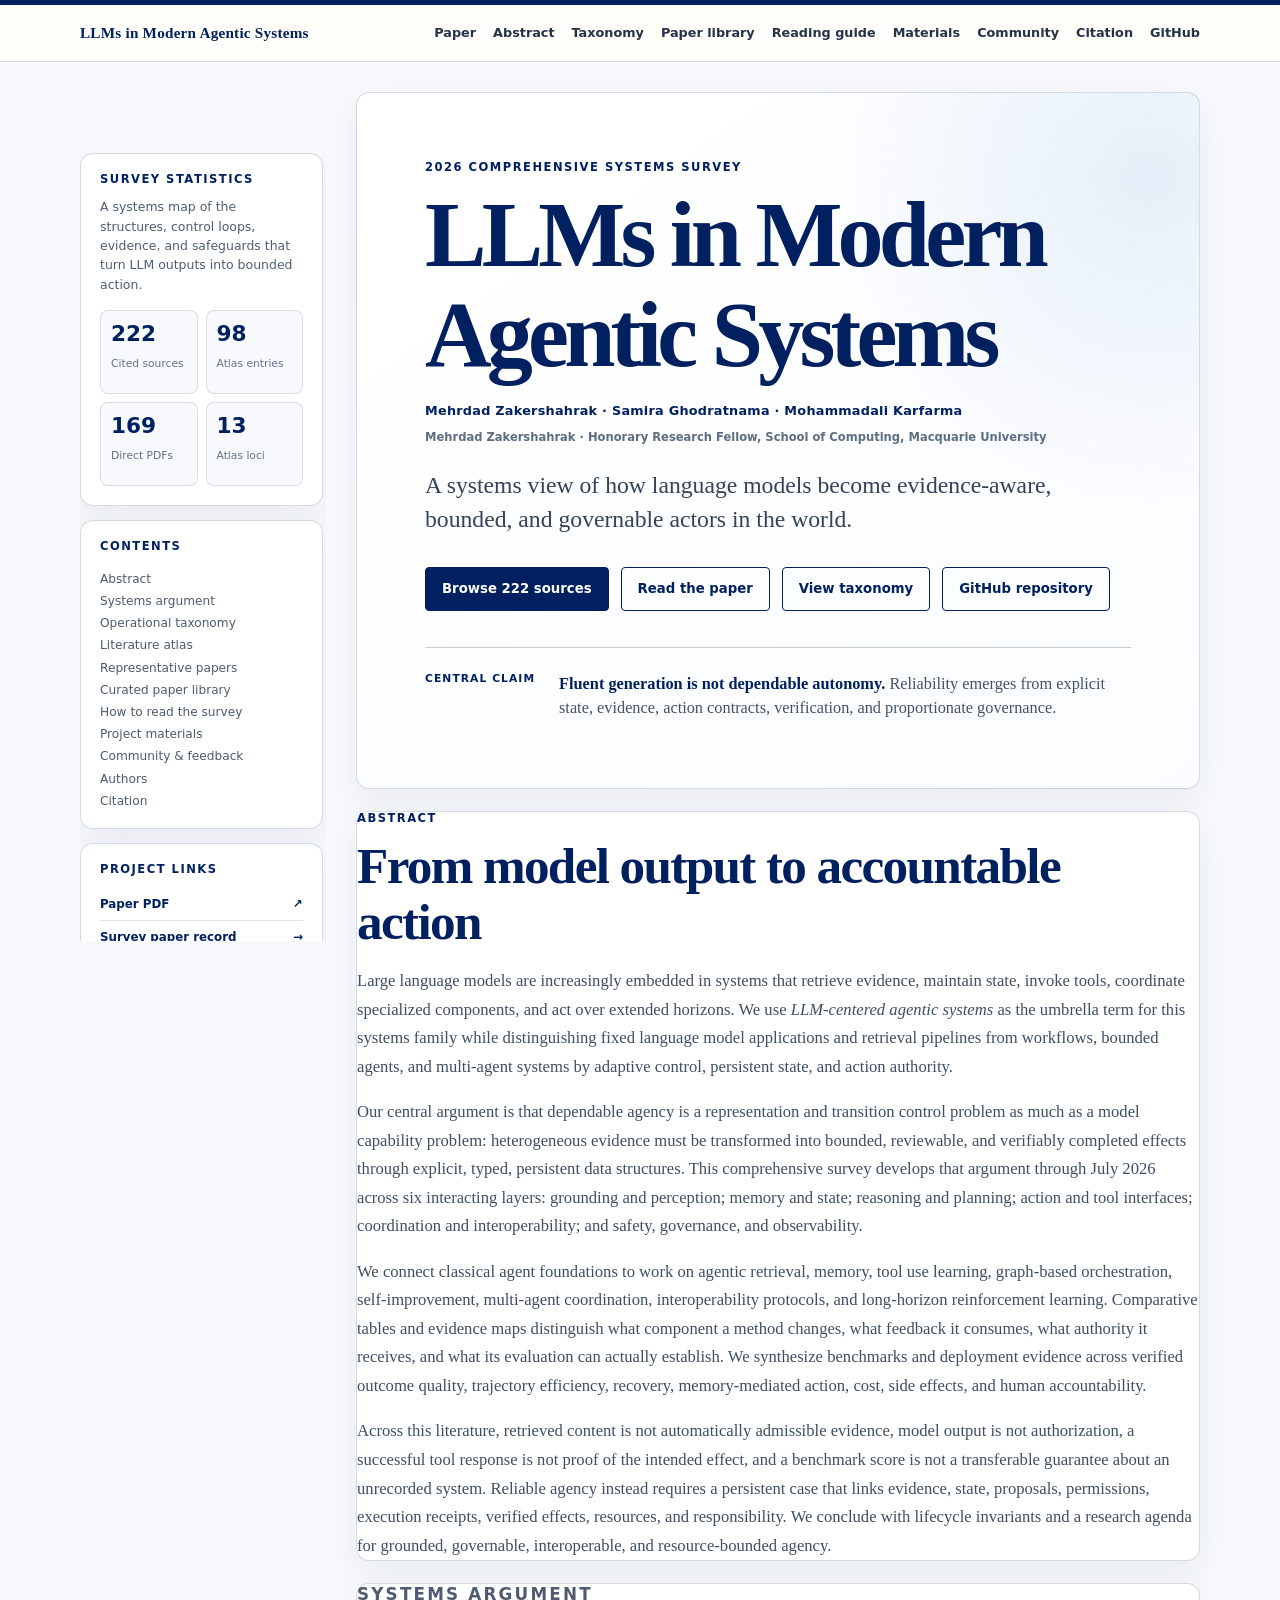
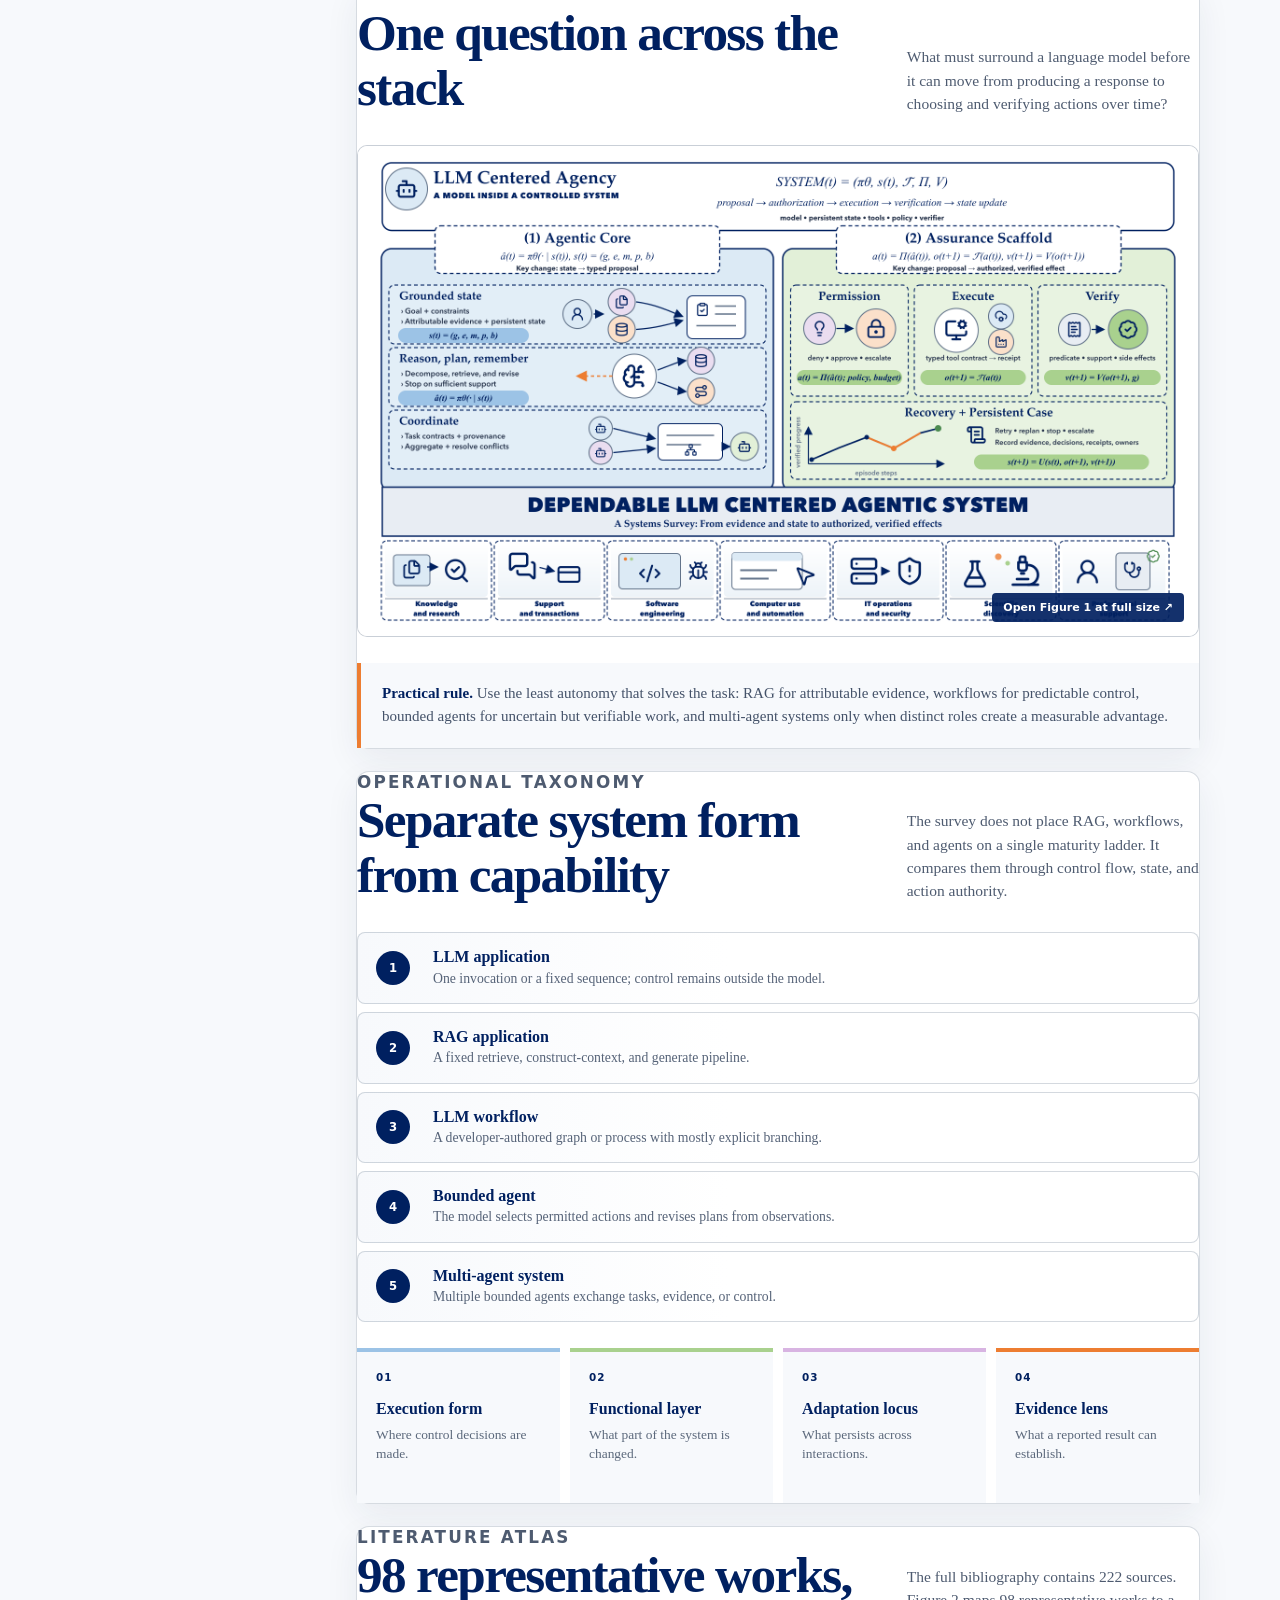
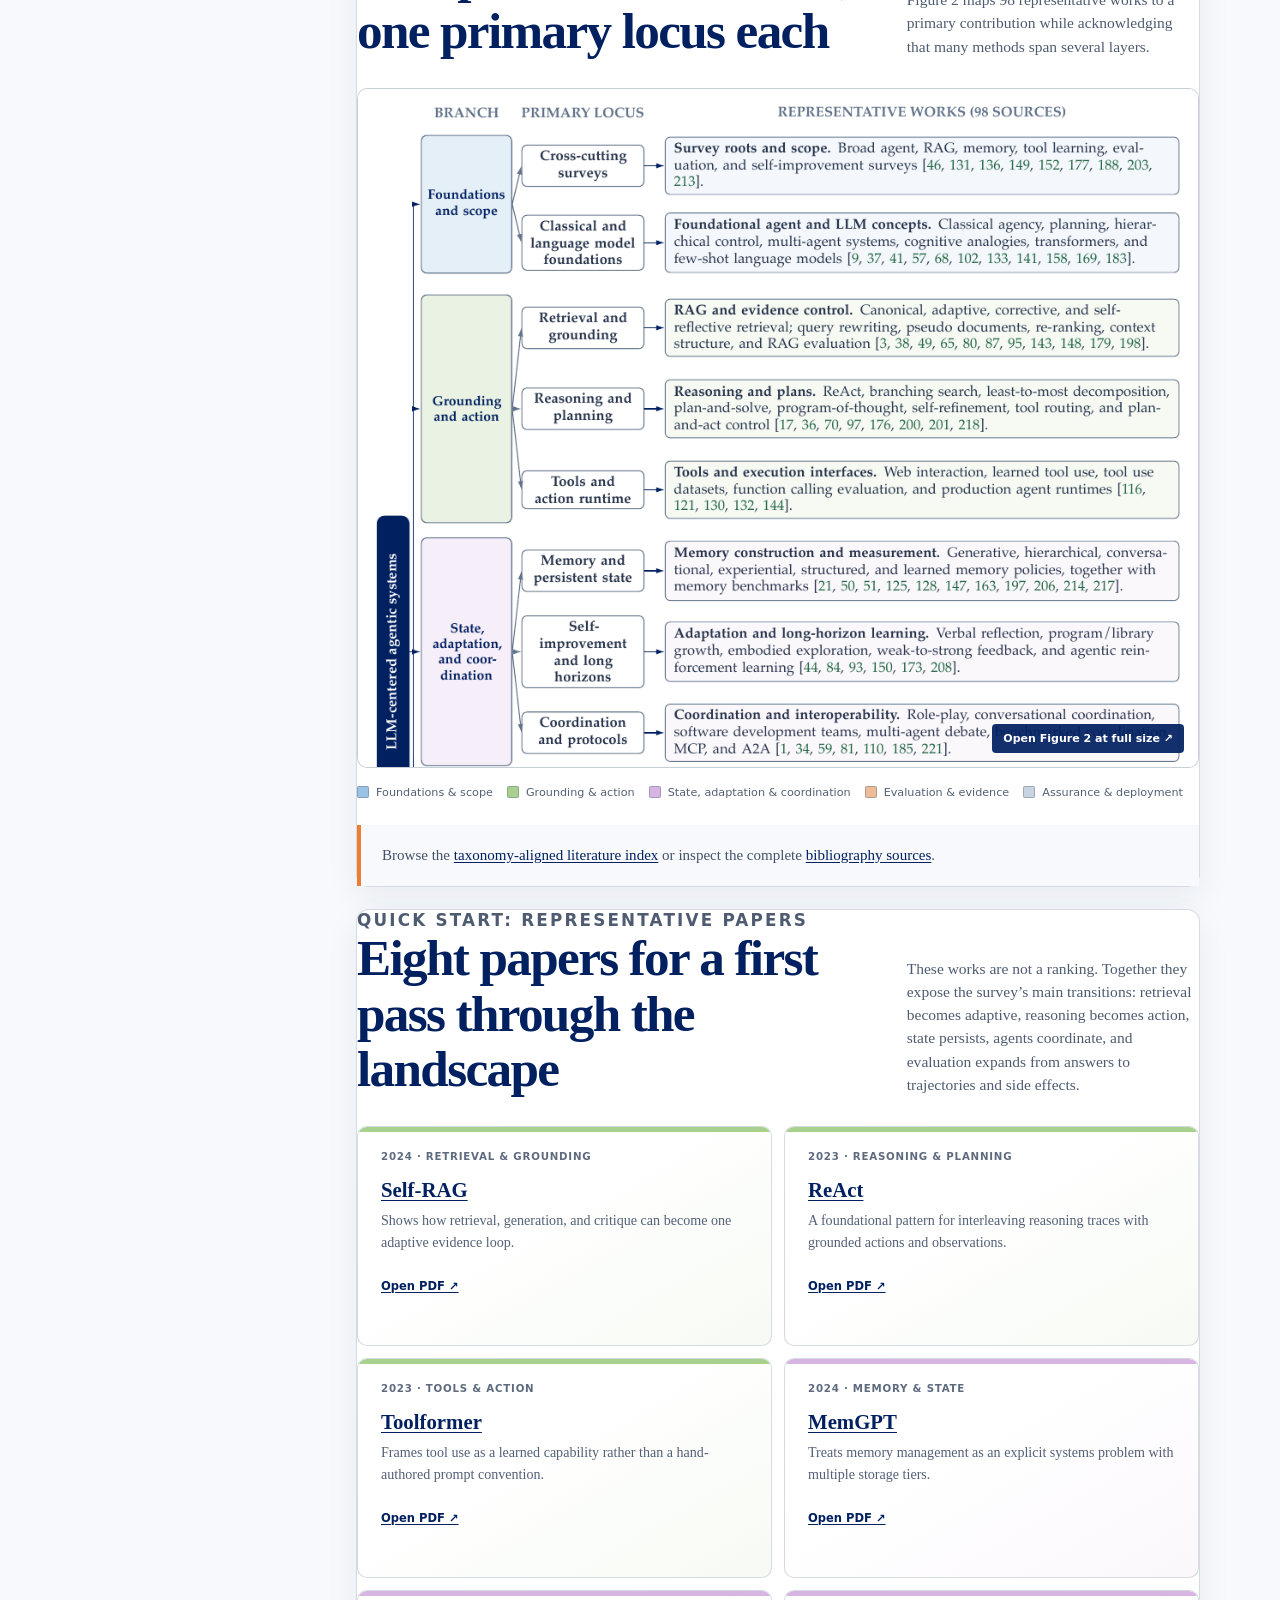
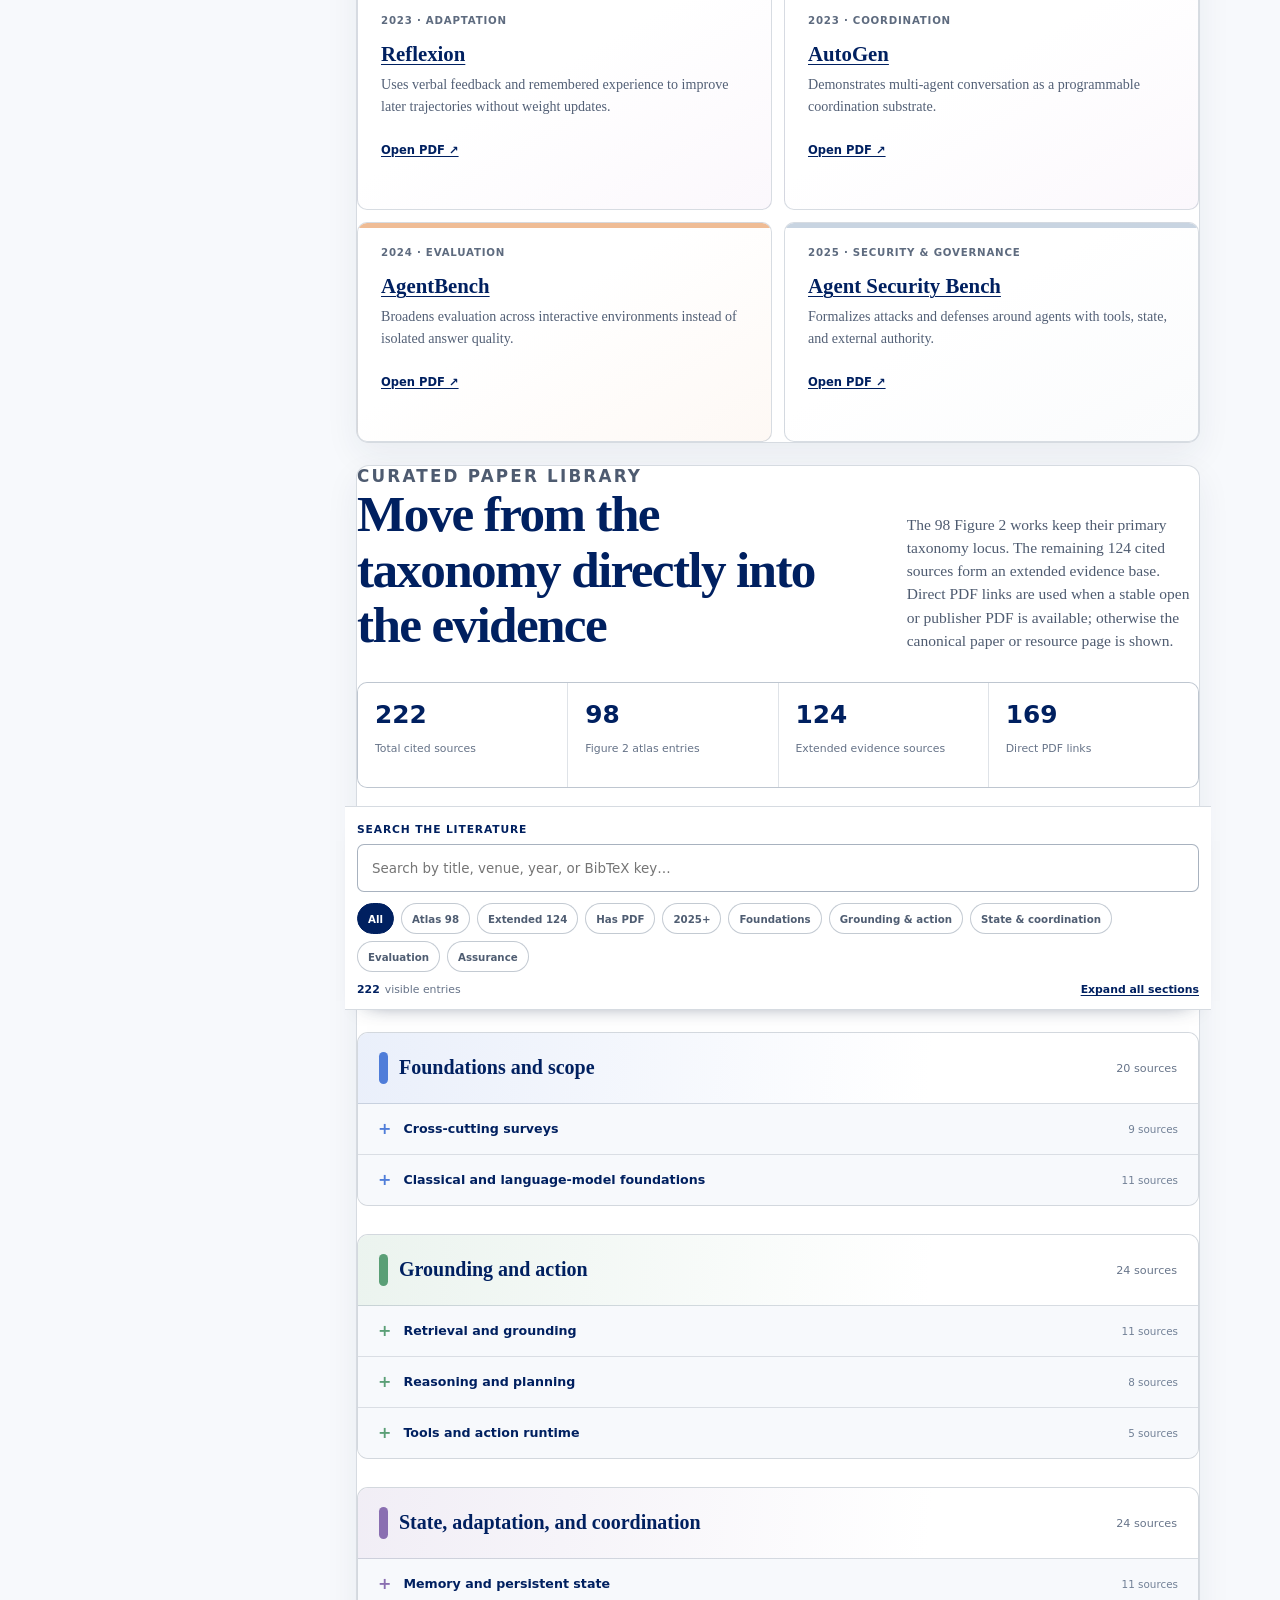
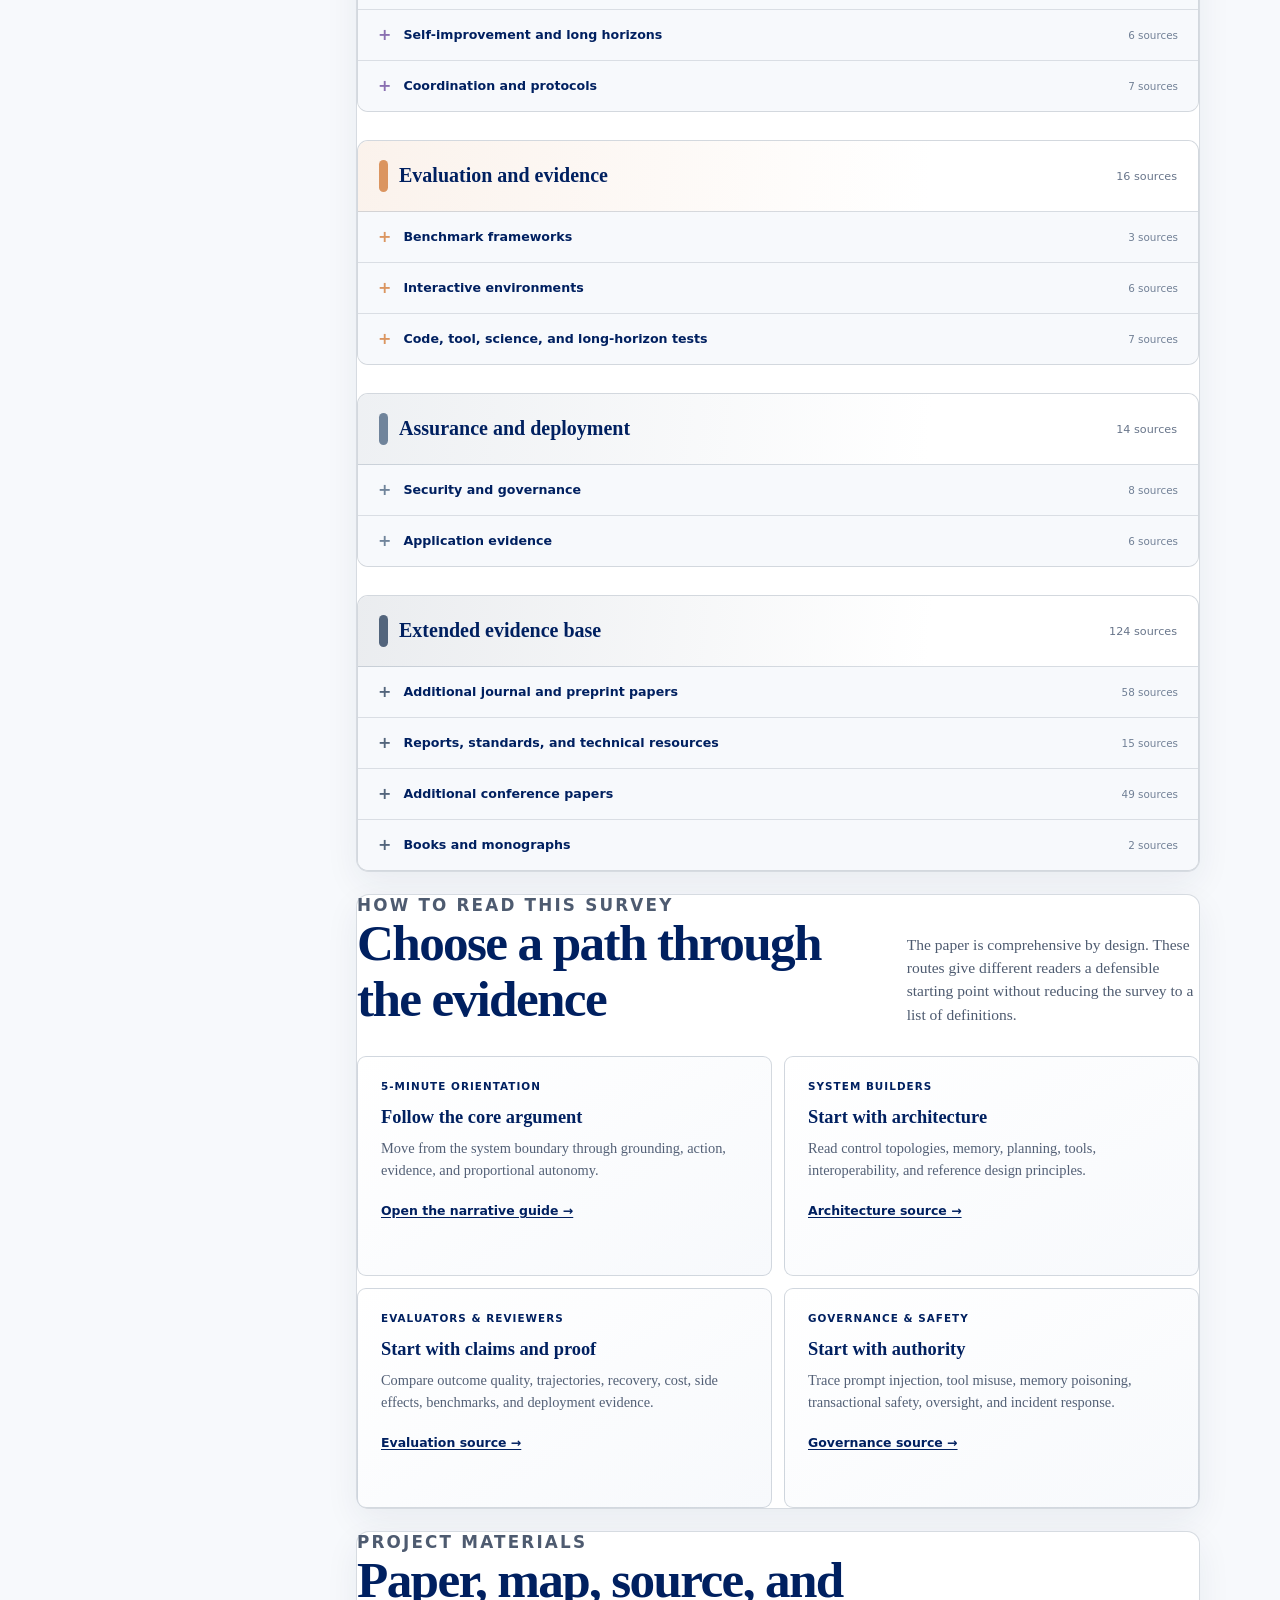
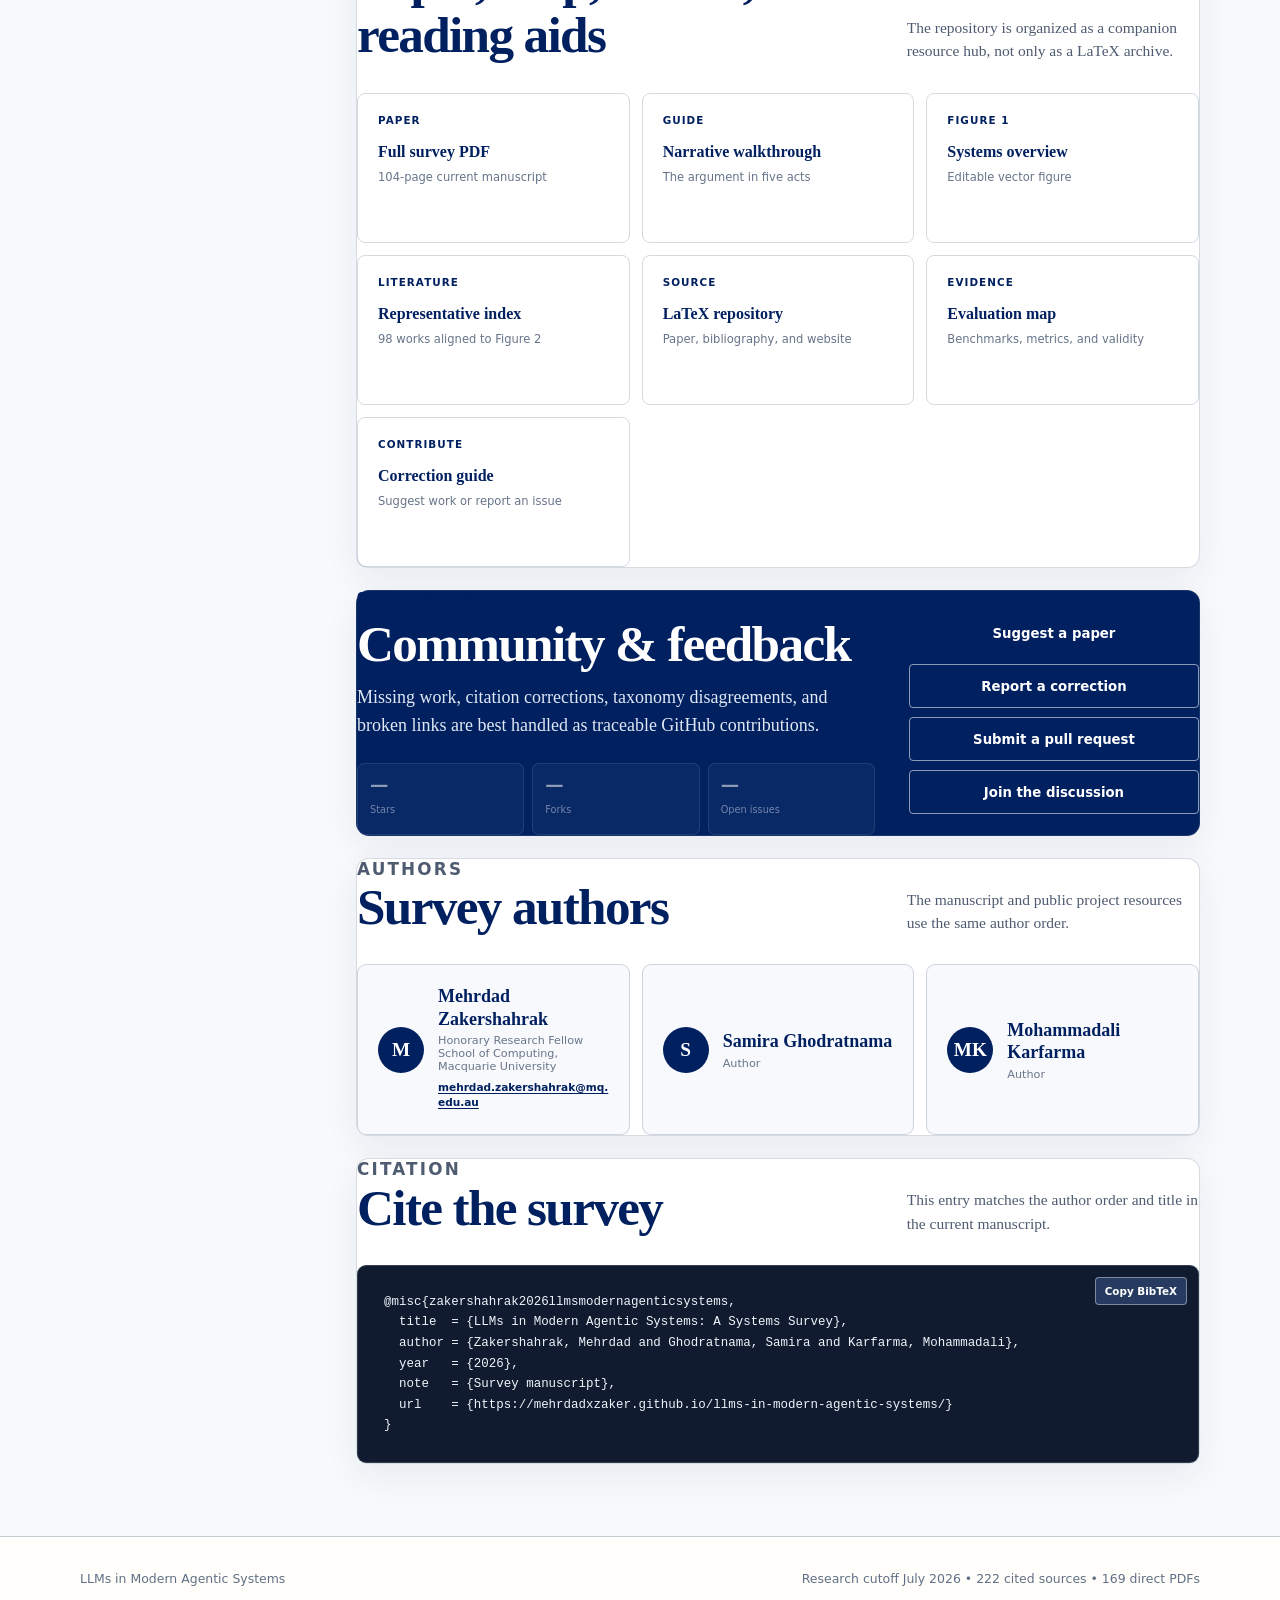
<file: docs/index.html>
<!doctype html>
<html lang="en">
  <head>
    <meta charset="utf-8">
    <meta name="viewport" content="width=device-width, initial-scale=1">
    <meta name="description" content="The project hub for LLMs in Modern Agentic Systems: a 104-page systems survey with an operational taxonomy and a searchable library of 222 cited sources, including 169 direct PDF links.">
    <meta name="author" content="Mehrdad Zakershahrak, Samira Ghodratnama, Mohammadali Karfarma">
    <meta name="citation_title" content="LLMs in Modern Agentic Systems: A Systems Survey">
    <meta name="citation_author" content="Mehrdad Zakershahrak">
    <meta name="citation_author" content="Samira Ghodratnama">
    <meta name="citation_author" content="Mohammadali Karfarma">
    <meta name="citation_publication_date" content="2026">
    <meta name="citation_pdf_url" content="https://mehrdadxzaker.github.io/llms-in-modern-agentic-systems/llms-in-modern-agentic-systems.pdf">
    <meta property="og:title" content="LLMs in Modern Agentic Systems: A Systems Survey">
    <meta property="og:description" content="A systems view of how language models become evidence-aware, bounded, and governable actors in the world.">
    <meta property="og:type" content="website">
    <meta property="og:url" content="https://mehrdadxzaker.github.io/llms-in-modern-agentic-systems/">
    <title>LLMs in Modern Agentic Systems — A Systems Survey</title>
    <link rel="canonical" href="https://mehrdadxzaker.github.io/llms-in-modern-agentic-systems/">
    <link rel="icon" href="assets/favicon.svg" type="image/svg+xml">
    <link rel="stylesheet" href="assets/theme.css">
  </head>
  <body>
    <div class="top-rule"></div>
    <header class="site-header-wrap">
      <div class="container site-header">
        <a class="wordmark" href="./">LLMs in Modern Agentic Systems</a>
        <button class="nav-toggle" type="button" data-nav-toggle aria-controls="site-nav" aria-expanded="false">Menu</button>
        <nav class="site-nav" id="site-nav" data-site-nav data-open="false" aria-label="Primary navigation">
          <a href="llms-in-modern-agentic-systems.pdf">Paper</a>
          <a href="#abstract">Abstract</a>
          <a href="#taxonomy">Taxonomy</a>
          <a href="#library">Paper library</a>
          <a href="#reading-guide">Reading guide</a>
          <a href="#materials">Materials</a>
          <a href="#community">Community</a>
          <a href="#citation">Citation</a>
          <a href="https://github.com/mehrdadxzaker/llms-in-modern-agentic-systems">GitHub</a>
        </nav>
      </div>
    </header>

    <div class="page-shell">
      <div class="container hub-layout">
        <aside class="survey-sidebar" aria-label="Survey navigation and statistics">
          <section class="sidebar-card">
            <p class="section-kicker">Survey statistics</p>
            <p class="sidebar-summary">A systems map of the structures, control loops, evidence, and safeguards that turn LLM outputs into bounded action.</p>
            <div class="stats-grid">
              <div class="stat"><strong>222</strong><span>Cited sources</span></div>
              <div class="stat"><strong>98</strong><span>Atlas entries</span></div>
              <div class="stat"><strong>169</strong><span>Direct PDFs</span></div>
              <div class="stat"><strong>13</strong><span>Atlas loci</span></div>
            </div>
          </section>

          <nav class="sidebar-card contents" aria-label="Page contents">
            <p class="section-kicker">Contents</p>
            <a href="#abstract">Abstract</a>
            <a href="#overview">Systems argument</a>
            <a href="#taxonomy">Operational taxonomy</a>
            <a href="#atlas">Literature atlas</a>
            <a href="#quick-start">Representative papers</a>
            <a href="#library">Curated paper library</a>
            <a href="#reading-guide">How to read the survey</a>
            <a href="#materials">Project materials</a>
            <a href="#community">Community &amp; feedback</a>
            <a href="#authors">Authors</a>
            <a href="#citation">Citation</a>
          </nav>

          <section class="sidebar-card project-links">
            <p class="section-kicker">Project links</p>
            <a href="llms-in-modern-agentic-systems.pdf"><span>Paper PDF</span><span aria-hidden="true">↗</span></a>
            <a href="survey/"><span>Survey paper record</span><span aria-hidden="true">→</span></a>
            <a href="#library"><span>Paper library</span><span aria-hidden="true">↓</span></a>
            <a href="https://github.com/mehrdadxzaker/llms-in-modern-agentic-systems"><span>GitHub repository</span><span aria-hidden="true">↗</span></a>
            <a href="narrative/"><span>Narrative guide</span><span aria-hidden="true">→</span></a>
            <a href="structured-state/"><span>Structured-state paper</span><span aria-hidden="true">→</span></a>
          </section>
        </aside>

        <main class="survey-main">
          <section class="hero panel" id="top">
            <p class="eyebrow">2026 comprehensive systems survey</p>
            <h1>LLMs in Modern<br>Agentic Systems</h1>
            <p class="paper-authors">Mehrdad Zakershahrak · Samira Ghodratnama · Mohammadali Karfarma</p>
            <p class="paper-affiliation"><strong>Mehrdad Zakershahrak</strong> · Honorary Research Fellow, School of Computing, Macquarie University</p>
            <p class="lede">A systems view of how language models become evidence-aware, bounded, and governable actors in the world.</p>
            <div class="actions">
              <a class="button" href="#library">Browse 222 sources</a>
              <a class="button secondary" href="llms-in-modern-agentic-systems.pdf">Read the paper</a>
              <a class="button secondary" href="#taxonomy">View taxonomy</a>
              <a class="button secondary" href="https://github.com/mehrdadxzaker/llms-in-modern-agentic-systems">GitHub repository</a>
            </div>
            <div class="hero-claim">
              <span>Central claim</span>
              <p><strong>Fluent generation is not dependable autonomy.</strong> Reliability emerges from explicit state, evidence, action contracts, verification, and proportionate governance.</p>
            </div>
          </section>

          <section class="panel prose" id="abstract">
            <p class="section-kicker">Abstract</p>
            <h2>From model output to accountable action</h2>
            <p>Large language models are increasingly embedded in systems that retrieve evidence, maintain state, invoke tools, coordinate specialized components, and act over extended horizons. We use <em>LLM-centered agentic systems</em> as the umbrella term for this systems family while distinguishing fixed language model applications and retrieval pipelines from workflows, bounded agents, and multi-agent systems by adaptive control, persistent state, and action authority.</p>
            <p>Our central argument is that dependable agency is a representation and transition control problem as much as a model capability problem: heterogeneous evidence must be transformed into bounded, reviewable, and verifiably completed effects through explicit, typed, persistent data structures. This comprehensive survey develops that argument through July 2026 across six interacting layers: grounding and perception; memory and state; reasoning and planning; action and tool interfaces; coordination and interoperability; and safety, governance, and observability.</p>
            <p>We connect classical agent foundations to work on agentic retrieval, memory, tool use learning, graph-based orchestration, self-improvement, multi-agent coordination, interoperability protocols, and long-horizon reinforcement learning. Comparative tables and evidence maps distinguish what component a method changes, what feedback it consumes, what authority it receives, and what its evaluation can actually establish. We synthesize benchmarks and deployment evidence across verified outcome quality, trajectory efficiency, recovery, memory-mediated action, cost, side effects, and human accountability.</p>
            <p>Across this literature, retrieved content is not automatically admissible evidence, model output is not authorization, a successful tool response is not proof of the intended effect, and a benchmark score is not a transferable guarantee about an unrecorded system. Reliable agency instead requires a persistent case that links evidence, state, proposals, permissions, execution receipts, verified effects, resources, and responsibility. We conclude with lifecycle invariants and a research agenda for grounded, governable, interoperable, and resource-bounded agency.</p>
          </section>

          <section class="panel" id="overview">
            <div class="section-head compact">
              <div>
                <p class="section-kicker">Systems argument</p>
                <h2>One question across the stack</h2>
              </div>
              <p>What must surround a language model before it can move from producing a response to choosing and verifying actions over time?</p>
            </div>
            <a class="figure-frame overview-figure" href="assets/systems-overview.svg" target="_blank" rel="noopener" aria-label="Open Figure 1, the dependable agentic systems overview, at full size">
              <img src="assets/systems-overview.png" alt="Figure 1 showing an agentic core and assurance scaffold that turn evidence and state into authorized, verified effects across application domains">
              <span>Open Figure 1 at full size ↗</span>
            </a>
            <p class="panel-note"><strong>Practical rule.</strong> Use the least autonomy that solves the task: RAG for attributable evidence, workflows for predictable control, bounded agents for uncertain but verifiable work, and multi-agent systems only when distinct roles create a measurable advantage.</p>
          </section>

          <section class="panel" id="taxonomy">
            <div class="section-head compact">
              <div>
                <p class="section-kicker">Operational taxonomy</p>
                <h2>Separate system form from capability</h2>
              </div>
              <p>The survey does not place RAG, workflows, and agents on a single maturity ladder. It compares them through control flow, state, and action authority.</p>
            </div>

            <div class="system-ladder" aria-label="Five operational system forms">
              <article><span>1</span><div><h3>LLM application</h3><p>One invocation or a fixed sequence; control remains outside the model.</p></div></article>
              <article><span>2</span><div><h3>RAG application</h3><p>A fixed retrieve, construct-context, and generate pipeline.</p></div></article>
              <article><span>3</span><div><h3>LLM workflow</h3><p>A developer-authored graph or process with mostly explicit branching.</p></div></article>
              <article><span>4</span><div><h3>Bounded agent</h3><p>The model selects permitted actions and revises plans from observations.</p></div></article>
              <article><span>5</span><div><h3>Multi-agent system</h3><p>Multiple bounded agents exchange tasks, evidence, or control.</p></div></article>
            </div>

            <div class="dimension-grid">
              <article><span>01</span><h3>Execution form</h3><p>Where control decisions are made.</p></article>
              <article><span>02</span><h3>Functional layer</h3><p>What part of the system is changed.</p></article>
              <article><span>03</span><h3>Adaptation locus</h3><p>What persists across interactions.</p></article>
              <article><span>04</span><h3>Evidence lens</h3><p>What a reported result can establish.</p></article>
            </div>
          </section>

          <section class="panel" id="atlas">
            <div class="section-head compact">
              <div>
                <p class="section-kicker">Literature atlas</p>
                <h2>98 representative works, one primary locus each</h2>
              </div>
              <p>The full bibliography contains 222 sources. Figure 2 maps 98 representative works to a primary contribution while acknowledging that many methods span several layers.</p>
            </div>
            <button class="figure-frame" type="button" data-figure-open aria-label="Open the literature taxonomy figure at full size">
              <img src="assets/literature-atlas.png" alt="Comprehensive literature taxonomy for LLM-centered agentic systems, organized into foundations, grounding and action, state and coordination, evaluation, and assurance">
              <span>Open Figure 2 at full size ↗</span>
            </button>
            <div class="atlas-key">
              <span style="--key-color: var(--blue)">Foundations &amp; scope</span>
              <span style="--key-color: var(--green)">Grounding &amp; action</span>
              <span style="--key-color: var(--purple)">State, adaptation &amp; coordination</span>
              <span style="--key-color: #efbc95">Evaluation &amp; evidence</span>
              <span style="--key-color: #c8d4e1">Assurance &amp; deployment</span>
            </div>
            <p class="panel-note">Browse the <a href="https://github.com/mehrdadxzaker/llms-in-modern-agentic-systems/blob/main/LITERATURE.md">taxonomy-aligned literature index</a> or inspect the complete <a href="https://github.com/mehrdadxzaker/llms-in-modern-agentic-systems/blob/main/refs.bib">bibliography sources</a>.</p>
          </section>

          <section class="panel" id="quick-start">
            <div class="section-head compact">
              <div>
                <p class="section-kicker">Quick start: representative papers</p>
                <h2>Eight papers for a first pass through the landscape</h2>
              </div>
              <p>These works are not a ranking. Together they expose the survey’s main transitions: retrieval becomes adaptive, reasoning becomes action, state persists, agents coordinate, and evaluation expands from answers to trajectories and side effects.</p>
            </div>
            <div class="paper-path">
              <article style="--paper-color: var(--green)">
                <span>2024 · Retrieval &amp; grounding</span>
                <h3><a href="https://arxiv.org/pdf/2310.11511">Self-RAG</a></h3>
                <p>Shows how retrieval, generation, and critique can become one adaptive evidence loop.</p>
                <a class="paper-link" href="https://arxiv.org/pdf/2310.11511">Open PDF ↗</a>
              </article>
              <article style="--paper-color: var(--green)">
                <span>2023 · Reasoning &amp; planning</span>
                <h3><a href="https://arxiv.org/pdf/2210.03629">ReAct</a></h3>
                <p>A foundational pattern for interleaving reasoning traces with grounded actions and observations.</p>
                <a class="paper-link" href="https://arxiv.org/pdf/2210.03629">Open PDF ↗</a>
              </article>
              <article style="--paper-color: var(--green)">
                <span>2023 · Tools &amp; action</span>
                <h3><a href="https://arxiv.org/pdf/2302.04761">Toolformer</a></h3>
                <p>Frames tool use as a learned capability rather than a hand-authored prompt convention.</p>
                <a class="paper-link" href="https://arxiv.org/pdf/2302.04761">Open PDF ↗</a>
              </article>
              <article style="--paper-color: var(--purple)">
                <span>2024 · Memory &amp; state</span>
                <h3><a href="https://arxiv.org/pdf/2310.08560">MemGPT</a></h3>
                <p>Treats memory management as an explicit systems problem with multiple storage tiers.</p>
                <a class="paper-link" href="https://arxiv.org/pdf/2310.08560">Open PDF ↗</a>
              </article>
              <article style="--paper-color: var(--purple)">
                <span>2023 · Adaptation</span>
                <h3><a href="https://arxiv.org/pdf/2303.11366">Reflexion</a></h3>
                <p>Uses verbal feedback and remembered experience to improve later trajectories without weight updates.</p>
                <a class="paper-link" href="https://arxiv.org/pdf/2303.11366">Open PDF ↗</a>
              </article>
              <article style="--paper-color: var(--purple)">
                <span>2023 · Coordination</span>
                <h3><a href="https://arxiv.org/pdf/2308.08155">AutoGen</a></h3>
                <p>Demonstrates multi-agent conversation as a programmable coordination substrate.</p>
                <a class="paper-link" href="https://arxiv.org/pdf/2308.08155">Open PDF ↗</a>
              </article>
              <article style="--paper-color: #efbc95">
                <span>2024 · Evaluation</span>
                <h3><a href="https://arxiv.org/pdf/2308.03688">AgentBench</a></h3>
                <p>Broadens evaluation across interactive environments instead of isolated answer quality.</p>
                <a class="paper-link" href="https://arxiv.org/pdf/2308.03688">Open PDF ↗</a>
              </article>
              <article style="--paper-color: #c8d4e1">
                <span>2025 · Security &amp; governance</span>
                <h3><a href="https://arxiv.org/pdf/2410.02644">Agent Security Bench</a></h3>
                <p>Formalizes attacks and defenses around agents with tools, state, and external authority.</p>
                <a class="paper-link" href="https://arxiv.org/pdf/2410.02644">Open PDF ↗</a>
              </article>
            </div>
          </section>

          <section class="panel library-panel" id="library">
            <div class="section-head compact">
              <div>
                <p class="section-kicker">Curated paper library</p>
                <h2>Move from the taxonomy directly into the evidence</h2>
              </div>
              <p>The 98 Figure 2 works keep their primary taxonomy locus. The remaining 124 cited sources form an extended evidence base. Direct PDF links are used when a stable open or publisher PDF is available; otherwise the canonical paper or resource page is shown.</p>
            </div>

            <div class="library-overview" aria-label="Paper library coverage">
              <div><strong>222</strong><span>Total cited sources</span></div>
              <div><strong>98</strong><span>Figure 2 atlas entries</span></div>
              <div><strong>124</strong><span>Extended evidence sources</span></div>
              <div><strong>169</strong><span>Direct PDF links</span></div>
            </div>

            <div class="library-controls" data-library-controls>
              <label class="library-search">
                <span>Search the literature</span>
                <input type="search" data-library-search placeholder="Search by title, venue, year, or BibTeX key…" autocomplete="off">
              </label>
              <div class="filter-row" aria-label="Filter literature library">
                <button type="button" class="filter-chip active" data-library-filter="all" aria-pressed="true">All</button>
                <button type="button" class="filter-chip" data-library-filter="atlas" aria-pressed="false">Atlas 98</button>
                <button type="button" class="filter-chip" data-library-filter="extended" aria-pressed="false">Extended 124</button>
                <button type="button" class="filter-chip" data-library-filter="pdf" aria-pressed="false">Has PDF</button>
                <button type="button" class="filter-chip" data-library-filter="recent" aria-pressed="false">2025+</button>
                <button type="button" class="filter-chip" data-library-filter="Foundations and scope" aria-pressed="false">Foundations</button>
                <button type="button" class="filter-chip" data-library-filter="Grounding and action" aria-pressed="false">Grounding &amp; action</button>
                <button type="button" class="filter-chip" data-library-filter="State, adaptation, and coordination" aria-pressed="false">State &amp; coordination</button>
                <button type="button" class="filter-chip" data-library-filter="Evaluation and evidence" aria-pressed="false">Evaluation</button>
                <button type="button" class="filter-chip" data-library-filter="Assurance and deployment" aria-pressed="false">Assurance</button>
              </div>
              <div class="library-status" aria-live="polite">
                <strong data-library-count>222</strong> visible entries
                <button type="button" data-library-expand>Expand all sections</button>
              </div>
            </div>

            <div class="library-results" data-library-results></div>
            <noscript><p class="panel-note">JavaScript powers search and filters. The complete taxonomy-aligned list remains available in <a href="https://github.com/mehrdadxzaker/llms-in-modern-agentic-systems/blob/main/LITERATURE.md">LITERATURE.md</a>.</p></noscript>
          </section>

          <section class="panel" id="reading-guide">
            <div class="section-head compact">
              <div>
                <p class="section-kicker">How to read this survey</p>
                <h2>Choose a path through the evidence</h2>
              </div>
              <p>The paper is comprehensive by design. These routes give different readers a defensible starting point without reducing the survey to a list of definitions.</p>
            </div>
            <div class="reading-grid">
              <article><span>5-minute orientation</span><h3>Follow the core argument</h3><p>Move from the system boundary through grounding, action, evidence, and proportional autonomy.</p><a href="narrative/">Open the narrative guide →</a></article>
              <article><span>System builders</span><h3>Start with architecture</h3><p>Read control topologies, memory, planning, tools, interoperability, and reference design principles.</p><a href="https://github.com/mehrdadxzaker/llms-in-modern-agentic-systems/blob/main/4-architecture.tex">Architecture source →</a></article>
              <article><span>Evaluators &amp; reviewers</span><h3>Start with claims and proof</h3><p>Compare outcome quality, trajectories, recovery, cost, side effects, benchmarks, and deployment evidence.</p><a href="https://github.com/mehrdadxzaker/llms-in-modern-agentic-systems/blob/main/5-evaluating.tex">Evaluation source →</a></article>
              <article><span>Governance &amp; safety</span><h3>Start with authority</h3><p>Trace prompt injection, tool misuse, memory poisoning, transactional safety, oversight, and incident response.</p><a href="https://github.com/mehrdadxzaker/llms-in-modern-agentic-systems/blob/main/6-safety-governance.tex">Governance source →</a></article>
            </div>
          </section>

          <section class="panel" id="materials">
            <div class="section-head compact">
              <div>
                <p class="section-kicker">Project materials</p>
                <h2>Paper, map, source, and reading aids</h2>
              </div>
              <p>The repository is organized as a companion resource hub, not only as a LaTeX archive.</p>
            </div>
            <div class="materials-grid">
              <a href="llms-in-modern-agentic-systems.pdf"><span>Paper</span><strong>Full survey PDF</strong><small>104-page current manuscript</small></a>
              <a href="narrative/"><span>Guide</span><strong>Narrative walkthrough</strong><small>The argument in five acts</small></a>
              <a href="assets/systems-overview.svg"><span>Figure 1</span><strong>Systems overview</strong><small>Editable vector figure</small></a>
              <a href="https://github.com/mehrdadxzaker/llms-in-modern-agentic-systems/blob/main/LITERATURE.md"><span>Literature</span><strong>Representative index</strong><small>98 works aligned to Figure 2</small></a>
              <a href="https://github.com/mehrdadxzaker/llms-in-modern-agentic-systems"><span>Source</span><strong>LaTeX repository</strong><small>Paper, bibliography, and website</small></a>
              <a href="https://github.com/mehrdadxzaker/llms-in-modern-agentic-systems/blob/main/5-evaluating.tex"><span>Evidence</span><strong>Evaluation map</strong><small>Benchmarks, metrics, and validity</small></a>
              <a href="https://github.com/mehrdadxzaker/llms-in-modern-agentic-systems/blob/main/CONTRIBUTING.md"><span>Contribute</span><strong>Correction guide</strong><small>Suggest work or report an issue</small></a>
            </div>
          </section>

          <section class="panel community-panel" id="community">
            <div class="community-copy">
              <p class="section-kicker">Open research map</p>
              <h2>Community &amp; feedback</h2>
              <p>Missing work, citation corrections, taxonomy disagreements, and broken links are best handled as traceable GitHub contributions.</p>
              <div class="project-pulse" aria-label="Live GitHub project activity">
                <article><strong data-github-stars>—</strong><span>Stars</span></article>
                <article><strong data-github-forks>—</strong><span>Forks</span></article>
                <article><strong data-github-issues>—</strong><span>Open issues</span></article>
              </div>
            </div>
            <div class="community-actions">
              <a class="button" href="https://github.com/mehrdadxzaker/llms-in-modern-agentic-systems/issues/new?template=literature-suggestion.yml">Suggest a paper</a>
              <a class="button secondary light" href="https://github.com/mehrdadxzaker/llms-in-modern-agentic-systems/issues/new?template=correction.yml">Report a correction</a>
              <a class="button secondary light" href="https://github.com/mehrdadxzaker/llms-in-modern-agentic-systems/pulls">Submit a pull request</a>
              <a class="button secondary light" href="https://github.com/mehrdadxzaker/llms-in-modern-agentic-systems/issues">Join the discussion</a>
            </div>
          </section>

          <section class="panel" id="authors">
            <div class="section-head compact">
              <div>
                <p class="section-kicker">Authors</p>
                <h2>Survey authors</h2>
              </div>
              <p>The manuscript and public project resources use the same author order.</p>
            </div>
            <div class="author-grid">
              <article class="author-card"><span aria-hidden="true">M</span><div><strong>Mehrdad Zakershahrak</strong><p>Honorary Research Fellow<br>School of Computing, Macquarie University</p><a href="mailto:mehrdad.zakershahrak@mq.edu.au">mehrdad.zakershahrak@mq.edu.au</a></div></article>
              <article class="author-card"><span aria-hidden="true">S</span><div><strong>Samira Ghodratnama</strong><p>Author</p></div></article>
              <article class="author-card"><span aria-hidden="true">MK</span><div><strong>Mohammadali Karfarma</strong><p>Author</p></div></article>
            </div>
          </section>

          <section class="panel" id="citation">
            <div class="section-head compact">
              <div>
                <p class="section-kicker">Citation</p>
                <h2>Cite the survey</h2>
              </div>
              <p>This entry matches the author order and title in the current manuscript.</p>
            </div>
            <div class="citation-box">
              <button type="button" class="copy-button" data-copy-target="citation-code">Copy BibTeX</button>
              <pre id="citation-code"><code>@misc{zakershahrak2026llmsmodernagenticsystems,
  title  = {LLMs in Modern Agentic Systems: A Systems Survey},
  author = {Zakershahrak, Mehrdad and Ghodratnama, Samira and Karfarma, Mohammadali},
  year   = {2026},
  note   = {Survey manuscript},
  url    = {https://mehrdadxzaker.github.io/llms-in-modern-agentic-systems/}
}</code></pre>
            </div>
          </section>
        </main>
      </div>
    </div>

    <dialog class="figure-dialog" data-figure-dialog aria-label="Figure 2: literature taxonomy">
      <button type="button" data-figure-close aria-label="Close enlarged figure">Close ×</button>
      <img src="assets/literature-atlas.png" alt="Enlarged comprehensive literature taxonomy for LLM-centered agentic systems">
    </dialog>

    <footer class="site-footer"><div class="container"><span>LLMs in Modern Agentic Systems</span><span>Research cutoff July 2026 • 222 cited sources • 169 direct PDFs</span></div></footer>
    <script src="assets/literature-data.js"></script>
    <script src="assets/site.js"></script>
  </body>
</html>
</file>
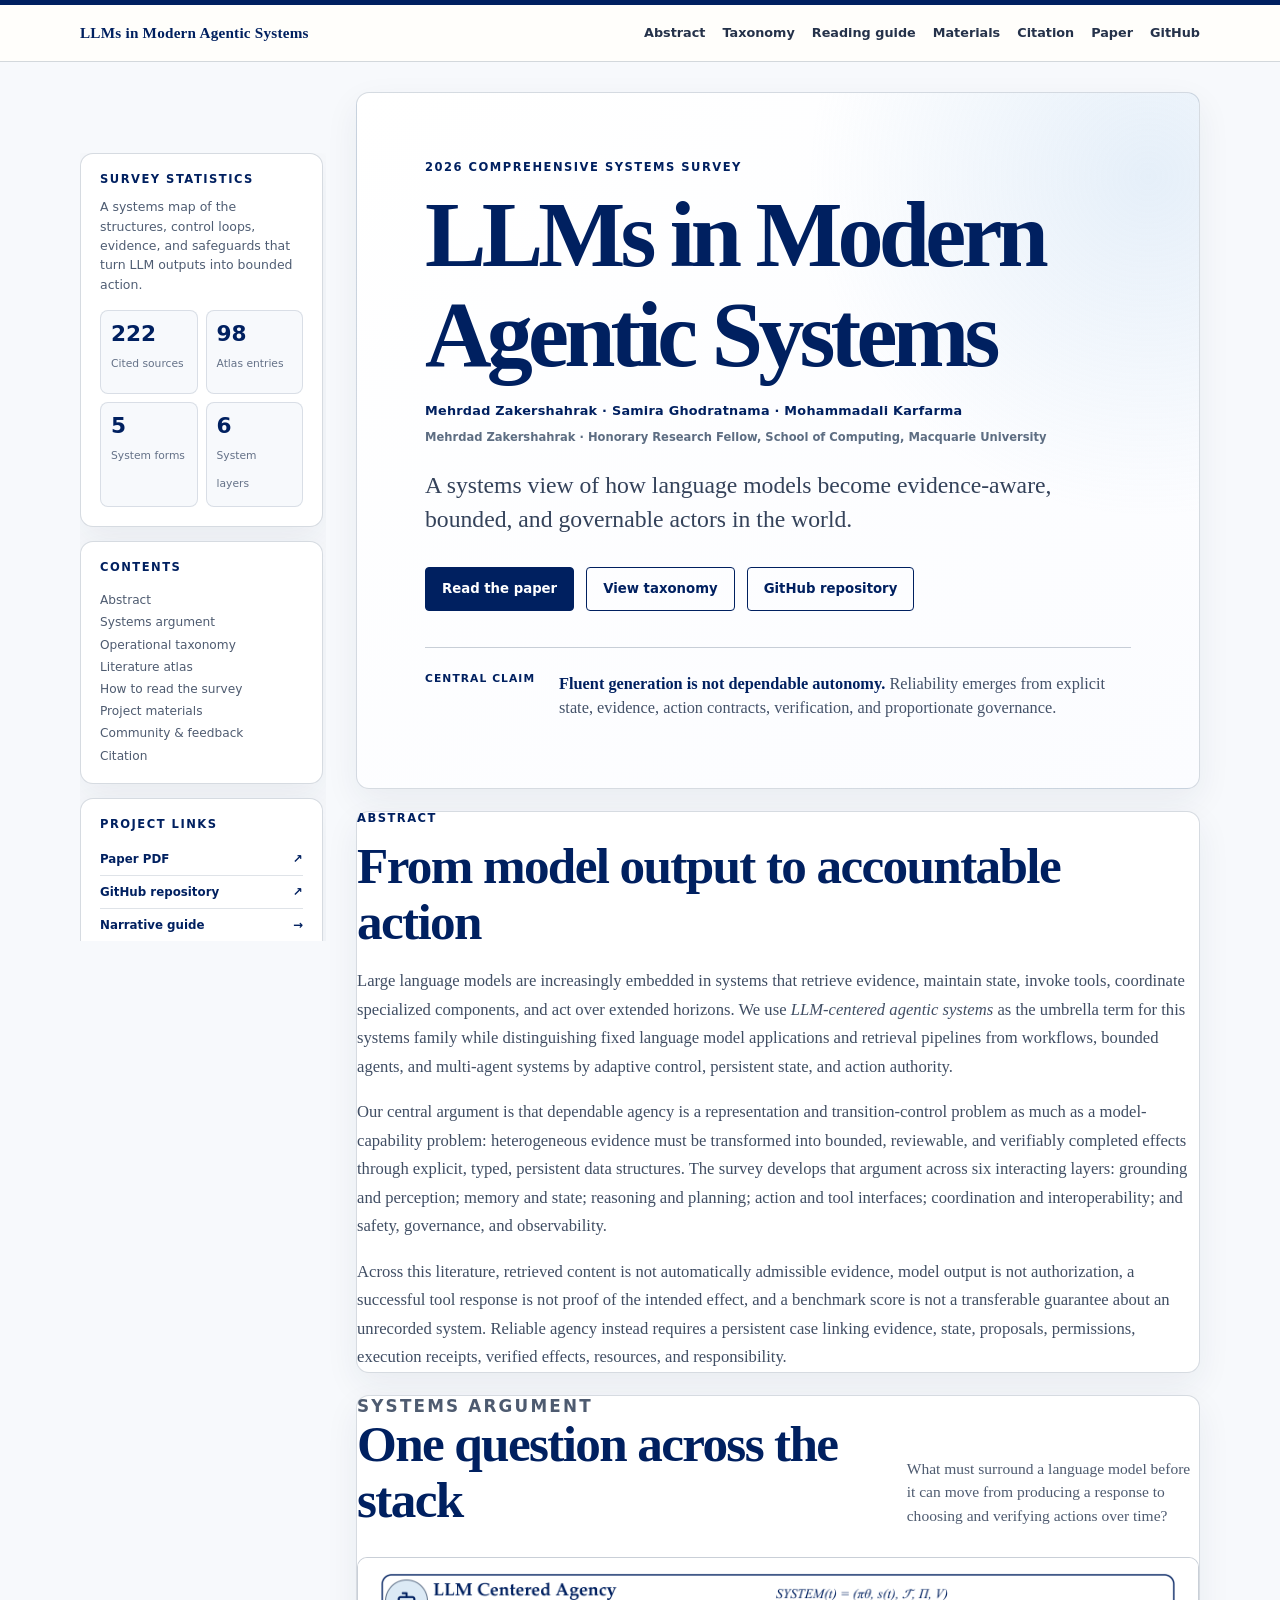
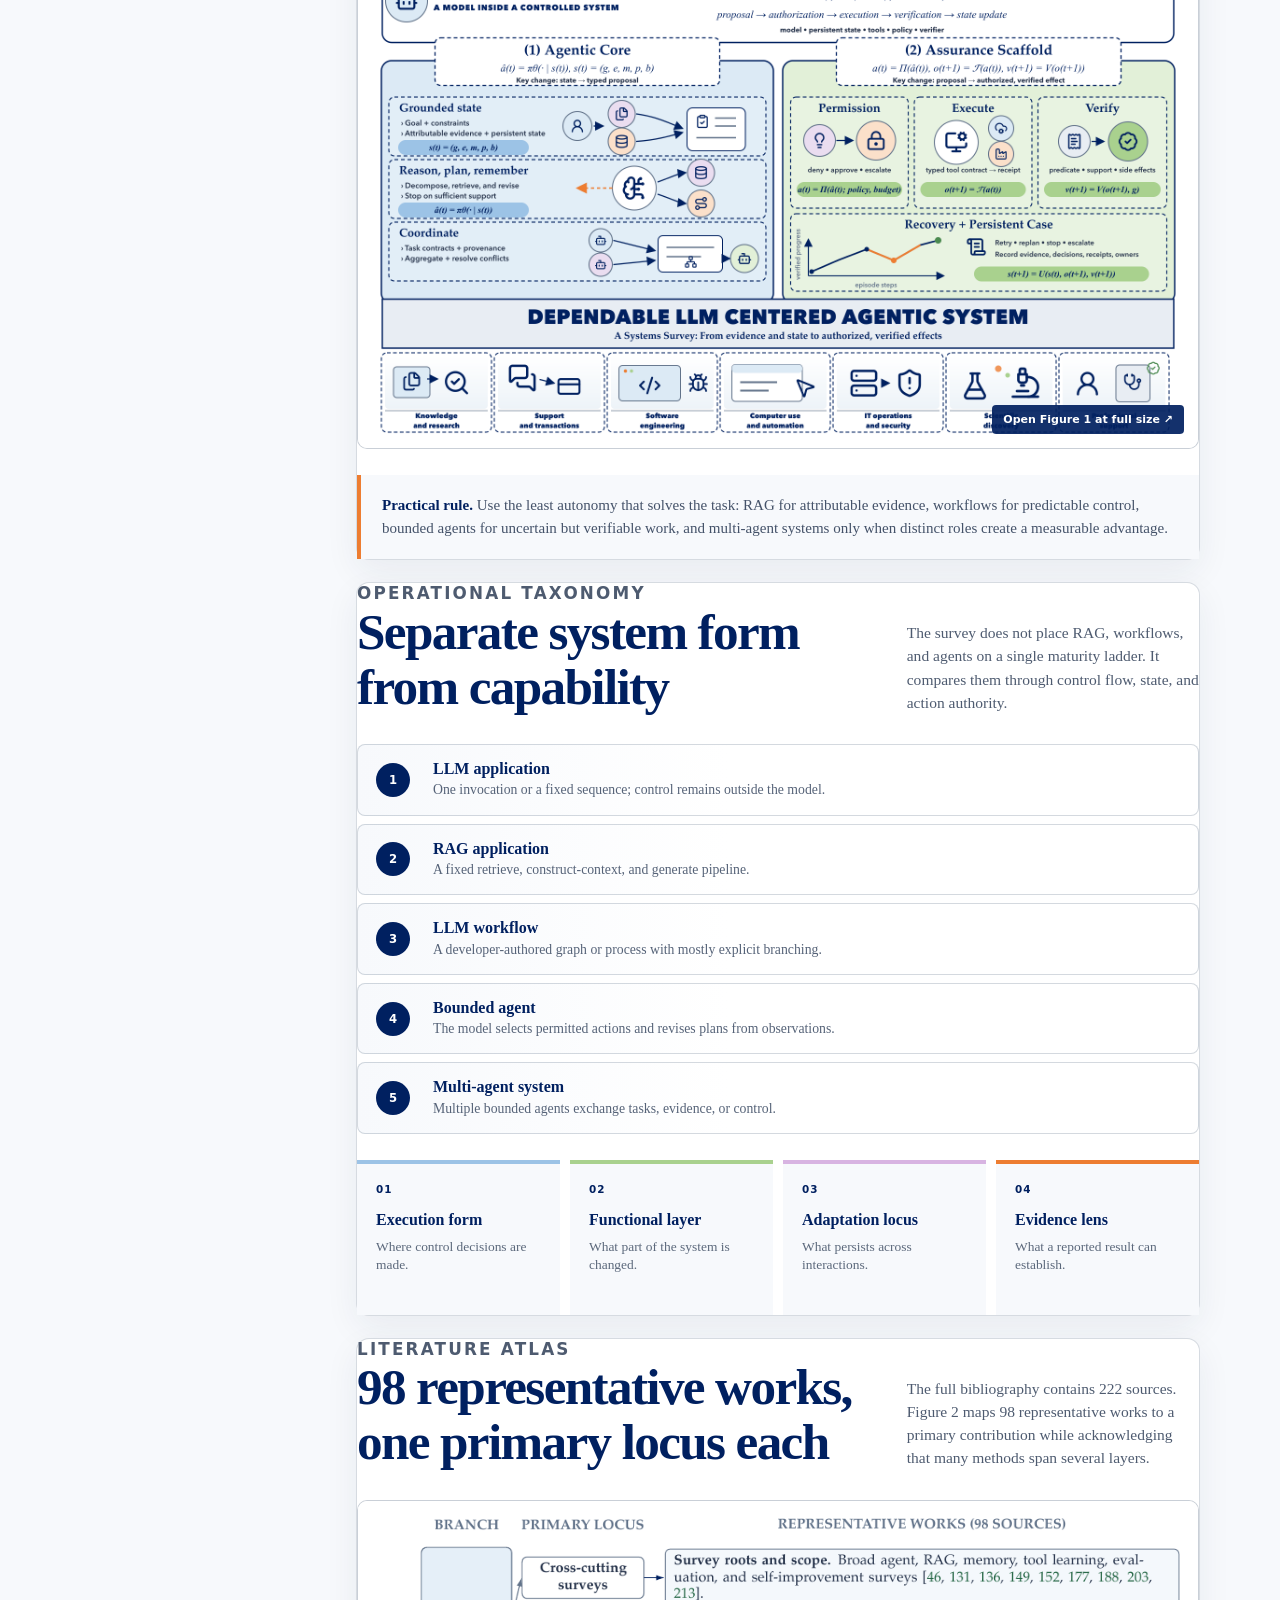
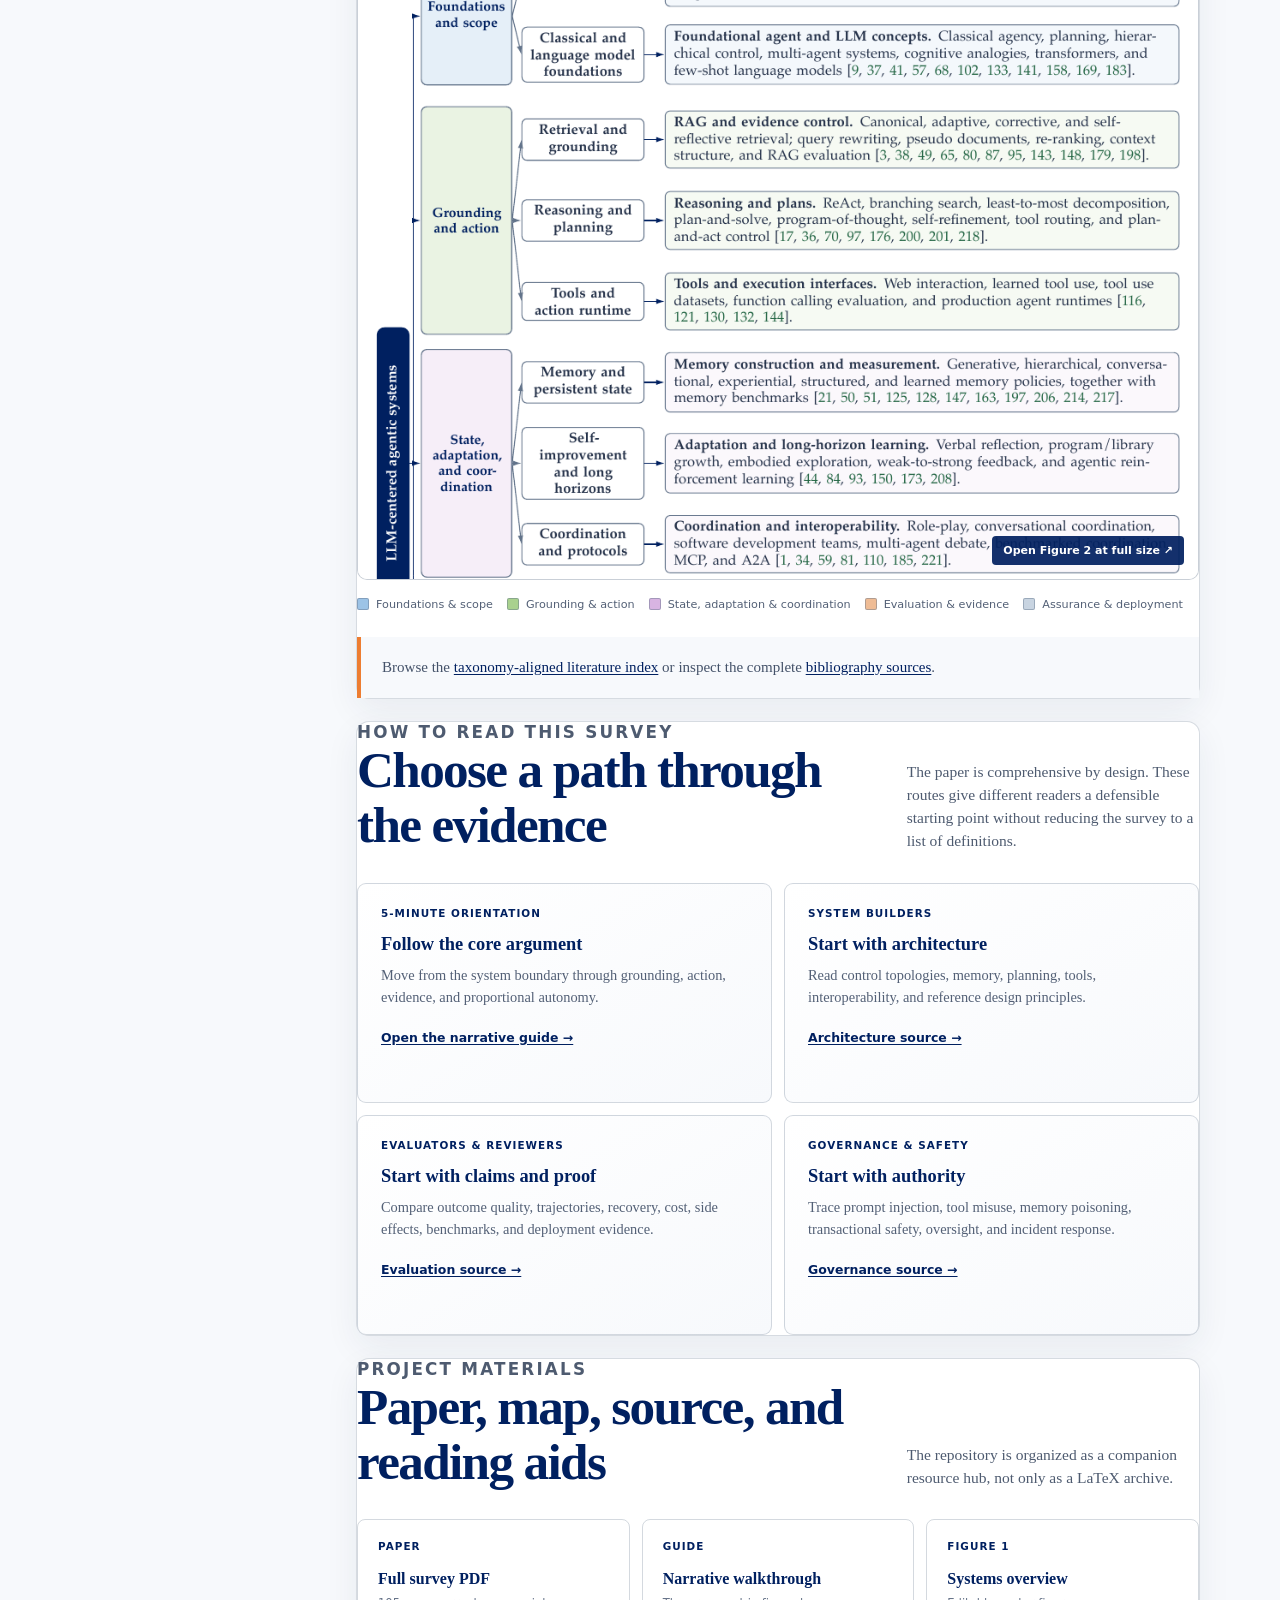
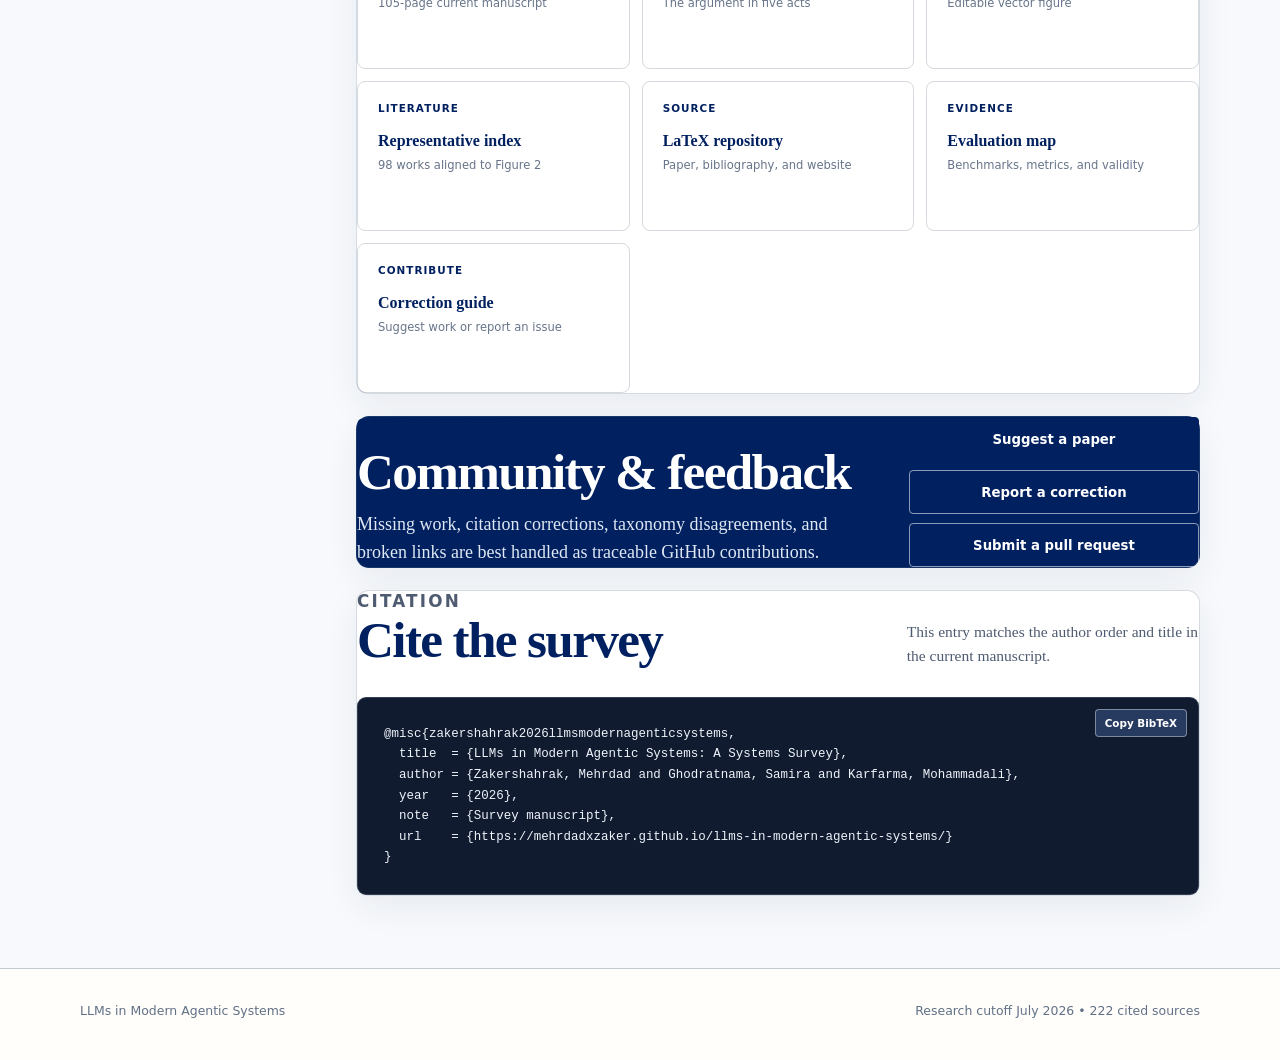
<file: github-page/index.html>
<!doctype html>
<html lang="en">
  <head>
    <meta charset="utf-8">
    <meta name="viewport" content="width=device-width, initial-scale=1">
    <meta name="description" content="The project hub for LLMs in Modern Agentic Systems: a 105-page systems survey with 222 cited sources, an operational taxonomy, and a literature atlas.">
    <meta name="author" content="Mehrdad Zakershahrak, Samira Ghodratnama, Mohammadali Karfarma">
    <meta property="og:title" content="LLMs in Modern Agentic Systems: A Systems Survey">
    <meta property="og:description" content="A systems view of how language models become evidence-aware, bounded, and governable actors in the world.">
    <meta property="og:type" content="website">
    <meta property="og:url" content="https://mehrdadxzaker.github.io/llms-in-modern-agentic-systems/">
    <title>LLMs in Modern Agentic Systems — A Systems Survey</title>
    <link rel="canonical" href="https://mehrdadxzaker.github.io/llms-in-modern-agentic-systems/">
    <link rel="icon" href="../site-shared/favicon.svg" type="image/svg+xml">
    <link rel="stylesheet" href="../site-shared/theme.css">
  </head>
  <body>
    <div class="top-rule"></div>
    <header class="site-header-wrap">
      <div class="container site-header">
        <a class="wordmark" href="./">LLMs in Modern Agentic Systems</a>
        <button class="nav-toggle" type="button" data-nav-toggle aria-controls="site-nav" aria-expanded="false">Menu</button>
        <nav class="site-nav" id="site-nav" data-site-nav data-open="false" aria-label="Primary navigation">
          <a href="#abstract">Abstract</a>
          <a href="#taxonomy">Taxonomy</a>
          <a href="#reading-guide">Reading guide</a>
          <a href="#materials">Materials</a>
          <a href="#citation">Citation</a>
          <a href="../paper/llms-in-modern-agentic-systems.pdf">Paper</a>
          <a href="https://github.com/mehrdadxzaker/llms-in-modern-agentic-systems">GitHub</a>
        </nav>
      </div>
    </header>

    <div class="page-shell">
      <div class="container hub-layout">
        <aside class="survey-sidebar" aria-label="Survey navigation and statistics">
          <section class="sidebar-card">
            <p class="section-kicker">Survey statistics</p>
            <p class="sidebar-summary">A systems map of the structures, control loops, evidence, and safeguards that turn LLM outputs into bounded action.</p>
            <div class="stats-grid">
              <div class="stat"><strong>222</strong><span>Cited sources</span></div>
              <div class="stat"><strong>98</strong><span>Atlas entries</span></div>
              <div class="stat"><strong>5</strong><span>System forms</span></div>
              <div class="stat"><strong>6</strong><span>System layers</span></div>
            </div>
          </section>

          <nav class="sidebar-card contents" aria-label="Page contents">
            <p class="section-kicker">Contents</p>
            <a href="#abstract">Abstract</a>
            <a href="#overview">Systems argument</a>
            <a href="#taxonomy">Operational taxonomy</a>
            <a href="#atlas">Literature atlas</a>
            <a href="#reading-guide">How to read the survey</a>
            <a href="#materials">Project materials</a>
            <a href="#community">Community &amp; feedback</a>
            <a href="#citation">Citation</a>
          </nav>

          <section class="sidebar-card project-links">
            <p class="section-kicker">Project links</p>
            <a href="../paper/llms-in-modern-agentic-systems.pdf"><span>Paper PDF</span><span aria-hidden="true">↗</span></a>
            <a href="https://github.com/mehrdadxzaker/llms-in-modern-agentic-systems"><span>GitHub repository</span><span aria-hidden="true">↗</span></a>
            <a href="../project-page/"><span>Narrative guide</span><span aria-hidden="true">→</span></a>
          </section>
        </aside>

        <main class="survey-main">
          <section class="hero panel" id="top">
            <p class="eyebrow">2026 comprehensive systems survey</p>
            <h1>LLMs in Modern<br>Agentic Systems</h1>
            <p class="paper-authors">Mehrdad Zakershahrak · Samira Ghodratnama · Mohammadali Karfarma</p>
            <p class="paper-affiliation"><strong>Mehrdad Zakershahrak</strong> · Honorary Research Fellow, School of Computing, Macquarie University</p>
            <p class="lede">A systems view of how language models become evidence-aware, bounded, and governable actors in the world.</p>
            <div class="actions">
              <a class="button" href="../paper/llms-in-modern-agentic-systems.pdf">Read the paper</a>
              <a class="button secondary" href="#taxonomy">View taxonomy</a>
              <a class="button secondary" href="https://github.com/mehrdadxzaker/llms-in-modern-agentic-systems">GitHub repository</a>
            </div>
            <div class="hero-claim">
              <span>Central claim</span>
              <p><strong>Fluent generation is not dependable autonomy.</strong> Reliability emerges from explicit state, evidence, action contracts, verification, and proportionate governance.</p>
            </div>
          </section>

          <section class="panel prose" id="abstract">
            <p class="section-kicker">Abstract</p>
            <h2>From model output to accountable action</h2>
            <p>Large language models are increasingly embedded in systems that retrieve evidence, maintain state, invoke tools, coordinate specialized components, and act over extended horizons. We use <em>LLM-centered agentic systems</em> as the umbrella term for this systems family while distinguishing fixed language model applications and retrieval pipelines from workflows, bounded agents, and multi-agent systems by adaptive control, persistent state, and action authority.</p>
            <p>Our central argument is that dependable agency is a representation and transition-control problem as much as a model-capability problem: heterogeneous evidence must be transformed into bounded, reviewable, and verifiably completed effects through explicit, typed, persistent data structures. The survey develops that argument across six interacting layers: grounding and perception; memory and state; reasoning and planning; action and tool interfaces; coordination and interoperability; and safety, governance, and observability.</p>
            <p>Across this literature, retrieved content is not automatically admissible evidence, model output is not authorization, a successful tool response is not proof of the intended effect, and a benchmark score is not a transferable guarantee about an unrecorded system. Reliable agency instead requires a persistent case linking evidence, state, proposals, permissions, execution receipts, verified effects, resources, and responsibility.</p>
          </section>

          <section class="panel" id="overview">
            <div class="section-head compact">
              <div>
                <p class="section-kicker">Systems argument</p>
                <h2>One question across the stack</h2>
              </div>
              <p>What must surround a language model before it can move from producing a response to choosing and verifying actions over time?</p>
            </div>
            <a class="figure-frame overview-figure" href="../docs/assets/systems-overview.svg" target="_blank" rel="noopener" aria-label="Open Figure 1, the dependable agentic systems overview, at full size">
              <img src="../docs/assets/systems-overview.png" alt="Figure 1 showing an agentic core and assurance scaffold that turn evidence and state into authorized, verified effects across application domains">
              <span>Open Figure 1 at full size ↗</span>
            </a>
            <p class="panel-note"><strong>Practical rule.</strong> Use the least autonomy that solves the task: RAG for attributable evidence, workflows for predictable control, bounded agents for uncertain but verifiable work, and multi-agent systems only when distinct roles create a measurable advantage.</p>
          </section>

          <section class="panel" id="taxonomy">
            <div class="section-head compact">
              <div>
                <p class="section-kicker">Operational taxonomy</p>
                <h2>Separate system form from capability</h2>
              </div>
              <p>The survey does not place RAG, workflows, and agents on a single maturity ladder. It compares them through control flow, state, and action authority.</p>
            </div>

            <div class="system-ladder" aria-label="Five operational system forms">
              <article><span>1</span><div><h3>LLM application</h3><p>One invocation or a fixed sequence; control remains outside the model.</p></div></article>
              <article><span>2</span><div><h3>RAG application</h3><p>A fixed retrieve, construct-context, and generate pipeline.</p></div></article>
              <article><span>3</span><div><h3>LLM workflow</h3><p>A developer-authored graph or process with mostly explicit branching.</p></div></article>
              <article><span>4</span><div><h3>Bounded agent</h3><p>The model selects permitted actions and revises plans from observations.</p></div></article>
              <article><span>5</span><div><h3>Multi-agent system</h3><p>Multiple bounded agents exchange tasks, evidence, or control.</p></div></article>
            </div>

            <div class="dimension-grid">
              <article><span>01</span><h3>Execution form</h3><p>Where control decisions are made.</p></article>
              <article><span>02</span><h3>Functional layer</h3><p>What part of the system is changed.</p></article>
              <article><span>03</span><h3>Adaptation locus</h3><p>What persists across interactions.</p></article>
              <article><span>04</span><h3>Evidence lens</h3><p>What a reported result can establish.</p></article>
            </div>
          </section>

          <section class="panel" id="atlas">
            <div class="section-head compact">
              <div>
                <p class="section-kicker">Literature atlas</p>
                <h2>98 representative works, one primary locus each</h2>
              </div>
              <p>The full bibliography contains 222 sources. Figure 2 maps 98 representative works to a primary contribution while acknowledging that many methods span several layers.</p>
            </div>
            <a class="figure-frame" href="../docs/assets/literature-atlas.png" target="_blank" rel="noopener" aria-label="Open the literature taxonomy figure at full size">
              <img src="../docs/assets/literature-atlas.png" alt="Comprehensive literature taxonomy for LLM-centered agentic systems, organized into foundations, grounding and action, state and coordination, evaluation, and assurance">
              <span>Open Figure 2 at full size ↗</span>
            </a>
            <div class="atlas-key">
              <span style="--key-color: var(--blue)">Foundations &amp; scope</span>
              <span style="--key-color: var(--green)">Grounding &amp; action</span>
              <span style="--key-color: var(--purple)">State, adaptation &amp; coordination</span>
              <span style="--key-color: #efbc95">Evaluation &amp; evidence</span>
              <span style="--key-color: #c8d4e1">Assurance &amp; deployment</span>
            </div>
            <p class="panel-note">Browse the <a href="https://github.com/mehrdadxzaker/llms-in-modern-agentic-systems/blob/main/LITERATURE.md">taxonomy-aligned literature index</a> or inspect the complete <a href="https://github.com/mehrdadxzaker/llms-in-modern-agentic-systems/blob/main/refs.bib">bibliography sources</a>.</p>
          </section>

          <section class="panel" id="reading-guide">
            <div class="section-head compact">
              <div>
                <p class="section-kicker">How to read this survey</p>
                <h2>Choose a path through the evidence</h2>
              </div>
              <p>The paper is comprehensive by design. These routes give different readers a defensible starting point without reducing the survey to a list of definitions.</p>
            </div>
            <div class="reading-grid">
              <article><span>5-minute orientation</span><h3>Follow the core argument</h3><p>Move from the system boundary through grounding, action, evidence, and proportional autonomy.</p><a href="../project-page/">Open the narrative guide →</a></article>
              <article><span>System builders</span><h3>Start with architecture</h3><p>Read control topologies, memory, planning, tools, interoperability, and reference design principles.</p><a href="https://github.com/mehrdadxzaker/llms-in-modern-agentic-systems/blob/main/4-architecture.tex">Architecture source →</a></article>
              <article><span>Evaluators &amp; reviewers</span><h3>Start with claims and proof</h3><p>Compare outcome quality, trajectories, recovery, cost, side effects, benchmarks, and deployment evidence.</p><a href="https://github.com/mehrdadxzaker/llms-in-modern-agentic-systems/blob/main/5-evaluating.tex">Evaluation source →</a></article>
              <article><span>Governance &amp; safety</span><h3>Start with authority</h3><p>Trace prompt injection, tool misuse, memory poisoning, transactional safety, oversight, and incident response.</p><a href="https://github.com/mehrdadxzaker/llms-in-modern-agentic-systems/blob/main/6-safety-governance.tex">Governance source →</a></article>
            </div>
          </section>

          <section class="panel" id="materials">
            <div class="section-head compact">
              <div>
                <p class="section-kicker">Project materials</p>
                <h2>Paper, map, source, and reading aids</h2>
              </div>
              <p>The repository is organized as a companion resource hub, not only as a LaTeX archive.</p>
            </div>
            <div class="materials-grid">
              <a href="../paper/llms-in-modern-agentic-systems.pdf"><span>Paper</span><strong>Full survey PDF</strong><small>105-page current manuscript</small></a>
              <a href="../project-page/"><span>Guide</span><strong>Narrative walkthrough</strong><small>The argument in five acts</small></a>
              <a href="../docs/assets/systems-overview.svg"><span>Figure 1</span><strong>Systems overview</strong><small>Editable vector figure</small></a>
              <a href="https://github.com/mehrdadxzaker/llms-in-modern-agentic-systems/blob/main/LITERATURE.md"><span>Literature</span><strong>Representative index</strong><small>98 works aligned to Figure 2</small></a>
              <a href="https://github.com/mehrdadxzaker/llms-in-modern-agentic-systems"><span>Source</span><strong>LaTeX repository</strong><small>Paper, bibliography, and website</small></a>
              <a href="https://github.com/mehrdadxzaker/llms-in-modern-agentic-systems/blob/main/5-evaluating.tex"><span>Evidence</span><strong>Evaluation map</strong><small>Benchmarks, metrics, and validity</small></a>
              <a href="https://github.com/mehrdadxzaker/llms-in-modern-agentic-systems/blob/main/CONTRIBUTING.md"><span>Contribute</span><strong>Correction guide</strong><small>Suggest work or report an issue</small></a>
            </div>
          </section>

          <section class="panel community-panel" id="community">
            <div>
              <p class="section-kicker">Open research map</p>
              <h2>Community &amp; feedback</h2>
              <p>Missing work, citation corrections, taxonomy disagreements, and broken links are best handled as traceable GitHub contributions.</p>
            </div>
            <div class="community-actions">
              <a class="button" href="https://github.com/mehrdadxzaker/llms-in-modern-agentic-systems/issues/new?template=literature-suggestion.yml">Suggest a paper</a>
              <a class="button secondary light" href="https://github.com/mehrdadxzaker/llms-in-modern-agentic-systems/issues/new?template=correction.yml">Report a correction</a>
              <a class="button secondary light" href="https://github.com/mehrdadxzaker/llms-in-modern-agentic-systems/pulls">Submit a pull request</a>
            </div>
          </section>

          <section class="panel" id="citation">
            <div class="section-head compact">
              <div>
                <p class="section-kicker">Citation</p>
                <h2>Cite the survey</h2>
              </div>
              <p>This entry matches the author order and title in the current manuscript.</p>
            </div>
            <div class="citation-box">
              <button type="button" class="copy-button" data-copy-target="citation-code">Copy BibTeX</button>
              <pre id="citation-code"><code>@misc{zakershahrak2026llmsmodernagenticsystems,
  title  = {LLMs in Modern Agentic Systems: A Systems Survey},
  author = {Zakershahrak, Mehrdad and Ghodratnama, Samira and Karfarma, Mohammadali},
  year   = {2026},
  note   = {Survey manuscript},
  url    = {https://mehrdadxzaker.github.io/llms-in-modern-agentic-systems/}
}</code></pre>
            </div>
          </section>
        </main>
      </div>
    </div>

    <footer class="site-footer"><div class="container"><span>LLMs in Modern Agentic Systems</span><span>Research cutoff July 2026 • 222 cited sources</span></div></footer>
    <script src="../site-shared/site.js"></script>
  </body>
</html>
</file>
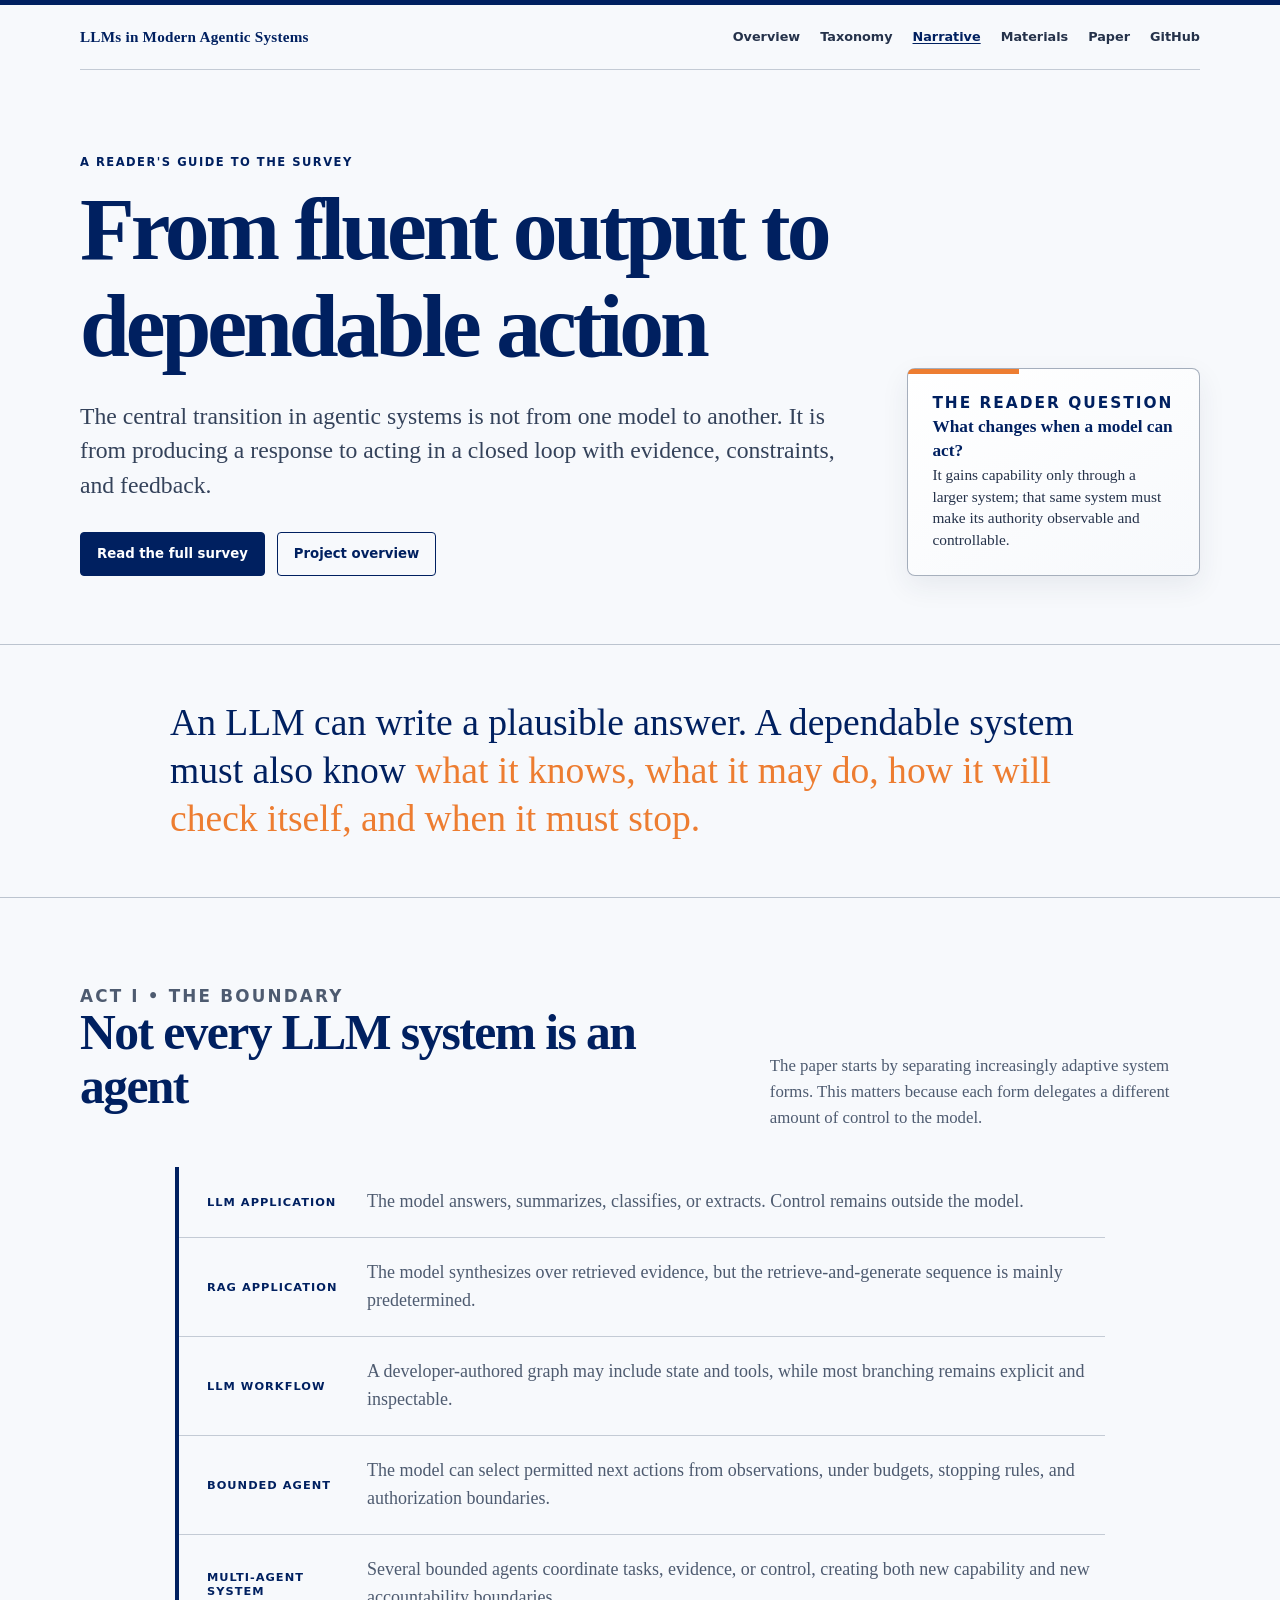
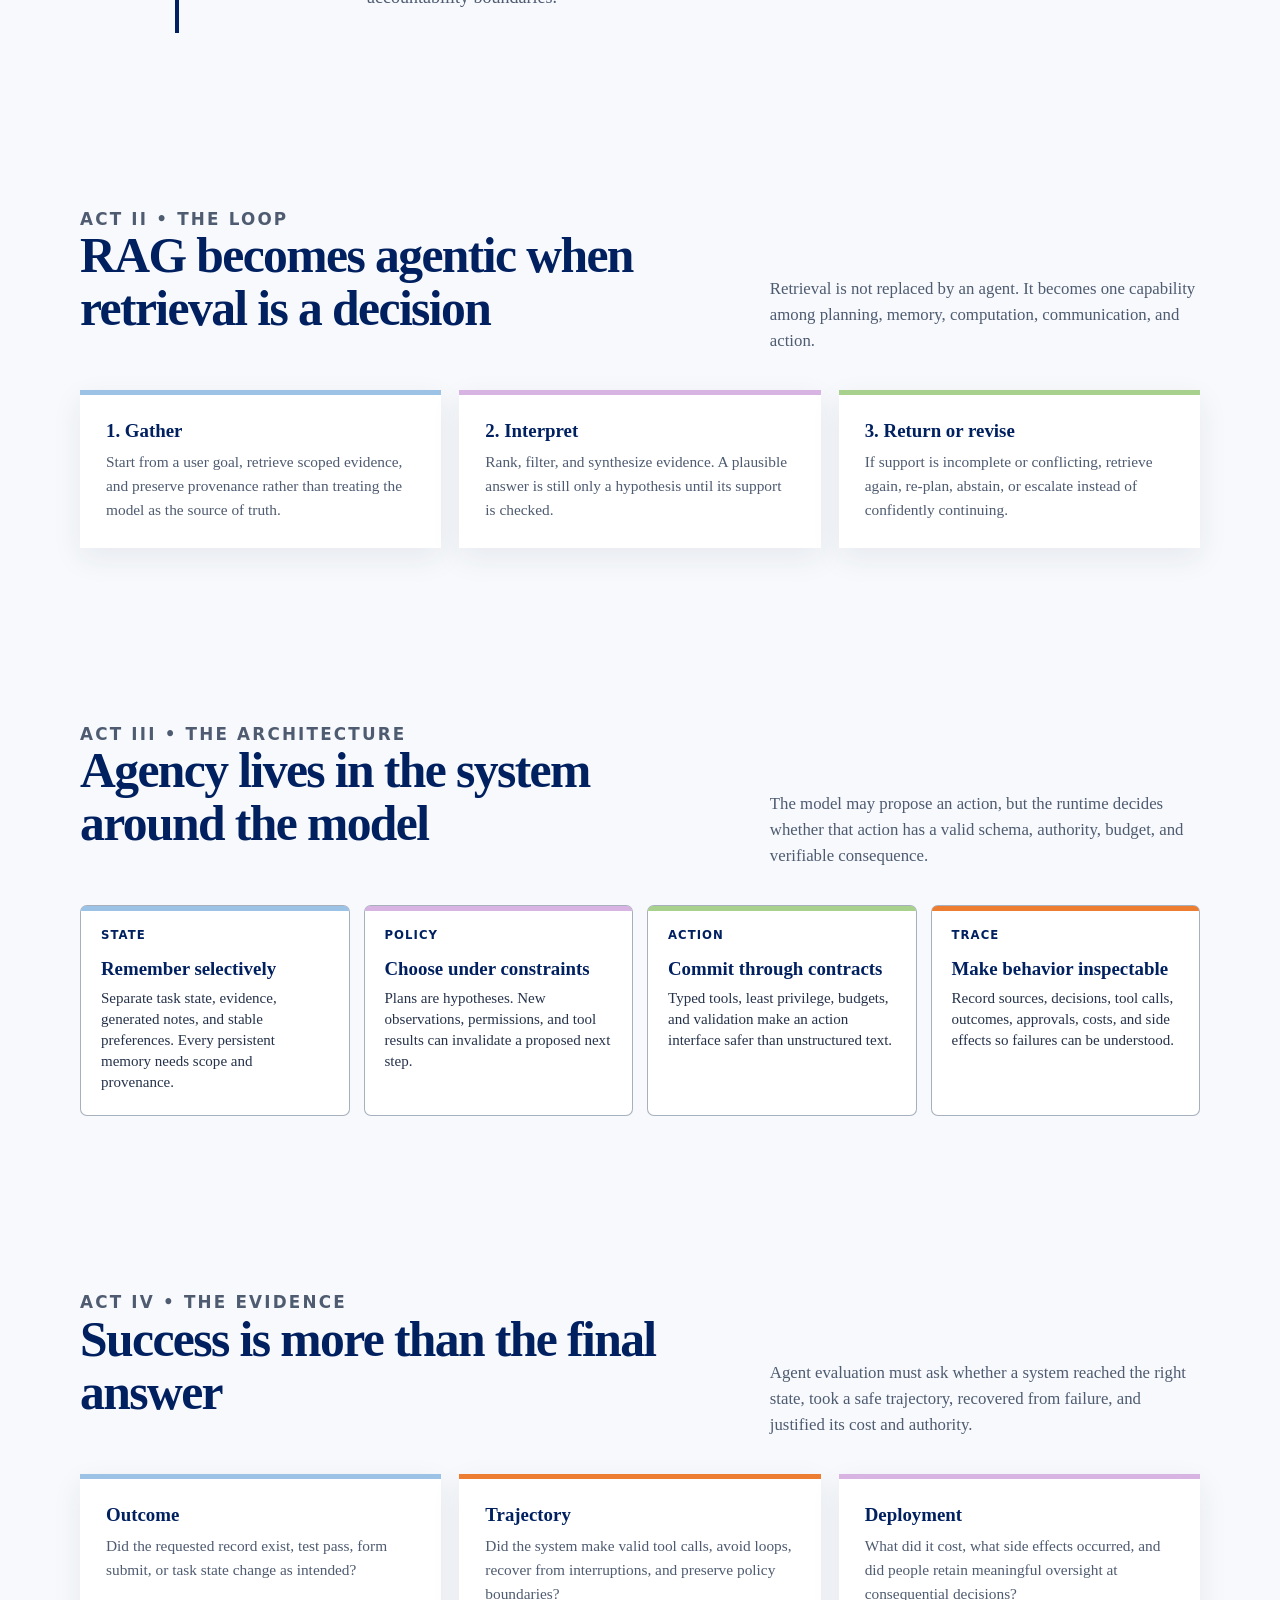
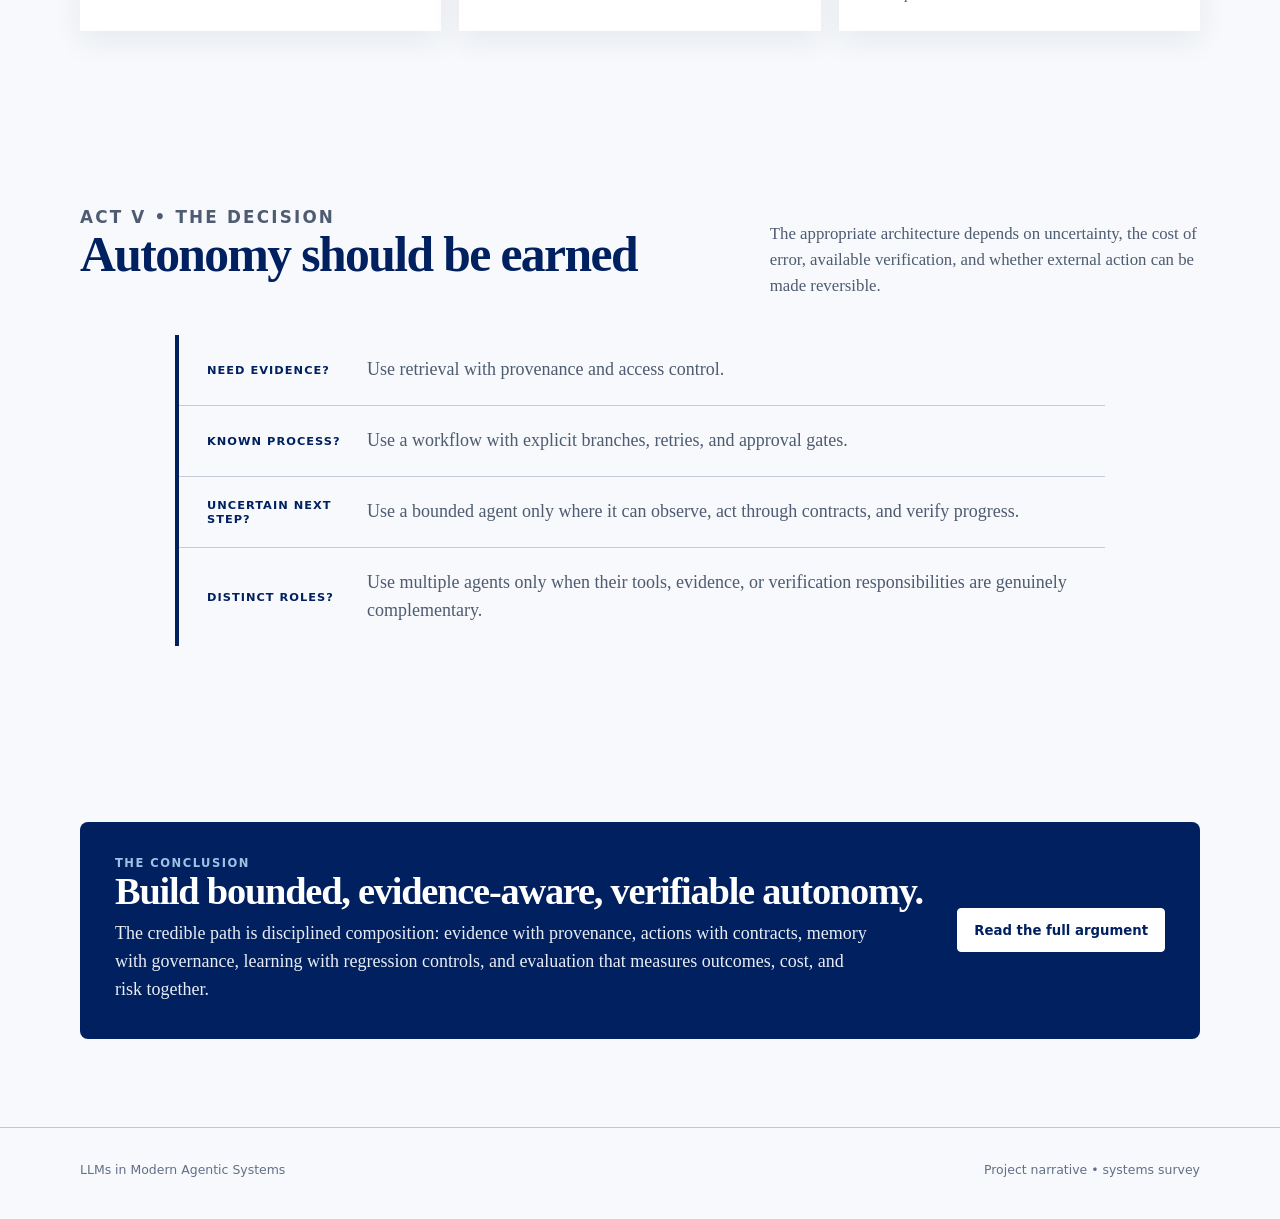
<file: project-page/index.html>
<!doctype html>
<html lang="en">
  <head>
    <meta charset="utf-8">
    <meta name="viewport" content="width=device-width, initial-scale=1">
    <meta name="description" content="A narrative guide to LLMs in Modern Agentic Systems: A Systems Survey.">
    <meta name="author" content="Mehrdad Zakershahrak, Samira Ghodratnama, Mohammadali Karfarma">
    <meta property="og:title" content="From Fluent Output to Dependable Action">
    <meta property="og:description" content="A five-act guide to the systems argument behind dependable agentic AI.">
    <meta property="og:type" content="article">
    <meta property="og:url" content="https://mehrdadxzaker.github.io/llms-in-modern-agentic-systems/narrative/">
    <title>From Fluent Output to Dependable Action</title>
    <link rel="canonical" href="https://mehrdadxzaker.github.io/llms-in-modern-agentic-systems/narrative/">
    <link rel="icon" href="../site-shared/favicon.svg" type="image/svg+xml">
    <link rel="stylesheet" href="../site-shared/theme.css">
  </head>
  <body>
    <div class="top-rule"></div>
    <div class="page-shell">
      <header class="container site-header">
        <a class="wordmark" href="../github-page/">LLMs in Modern Agentic Systems</a>
        <button class="nav-toggle" type="button" data-nav-toggle aria-controls="site-nav" aria-expanded="false">Menu</button>
        <nav class="site-nav" id="site-nav" data-site-nav data-open="false" aria-label="Primary navigation">
          <a href="../github-page/">Overview</a>
          <a href="../github-page/#taxonomy">Taxonomy</a>
          <a href="./" aria-current="page">Narrative</a>
          <a href="../github-page/#materials">Materials</a>
          <a href="../paper/llms-in-modern-agentic-systems.pdf">Paper</a>
          <a href="https://github.com/mehrdadxzaker/llms-in-modern-agentic-systems">GitHub</a>
        </nav>
      </header>

      <main>
        <section class="container hero">
          <div>
            <p class="eyebrow">A reader's guide to the survey</p>
            <h1>From fluent output to dependable action</h1>
            <p class="lede">The central transition in agentic systems is not from one model to another. It is from producing a response to acting in a closed loop with evidence, constraints, and feedback.</p>
            <div class="actions">
              <a class="button" href="../paper/llms-in-modern-agentic-systems.pdf">Read the full survey</a>
              <a class="button secondary" href="../github-page/">Project overview</a>
            </div>
          </div>
          <aside class="hero-aside" aria-label="Reader question">
            <p class="section-kicker">The reader question</p>
            <p><strong>What changes when a model can act?</strong><br>It gains capability only through a larger system; that same system must make its authority observable and controllable.</p>
          </aside>
        </section>

        <div class="intro-band">
          <div class="container statement">An LLM can write a plausible answer. A dependable system must also know <strong>what it knows, what it may do, how it will check itself, and when it must stop.</strong></div>
        </div>

        <section class="container">
          <div class="section-head">
            <div>
              <p class="section-kicker">Act I • The boundary</p>
              <h2>Not every LLM system is an agent</h2>
            </div>
            <p>The paper starts by separating increasingly adaptive system forms. This matters because each form delegates a different amount of control to the model.</p>
          </div>
          <div class="decision-rail">
            <div class="decision-step"><span class="step-tag">LLM application</span><p>The model answers, summarizes, classifies, or extracts. Control remains outside the model.</p></div>
            <div class="decision-step"><span class="step-tag">RAG application</span><p>The model synthesizes over retrieved evidence, but the retrieve-and-generate sequence is mainly predetermined.</p></div>
            <div class="decision-step"><span class="step-tag">LLM workflow</span><p>A developer-authored graph may include state and tools, while most branching remains explicit and inspectable.</p></div>
            <div class="decision-step"><span class="step-tag">Bounded agent</span><p>The model can select permitted next actions from observations, under budgets, stopping rules, and authorization boundaries.</p></div>
            <div class="decision-step"><span class="step-tag">Multi-agent system</span><p>Several bounded agents coordinate tasks, evidence, or control, creating both new capability and new accountability boundaries.</p></div>
          </div>
        </section>

        <section class="mist">
          <div class="container">
            <div class="section-head">
              <div>
                <p class="section-kicker">Act II • The loop</p>
                <h2>RAG becomes agentic when retrieval is a decision</h2>
              </div>
              <p>Retrieval is not replaced by an agent. It becomes one capability among planning, memory, computation, communication, and action.</p>
            </div>
            <div class="narrative-grid">
              <article class="narrative-card" style="--card-color: var(--blue)"><h3>1. Gather</h3><p>Start from a user goal, retrieve scoped evidence, and preserve provenance rather than treating the model as the source of truth.</p></article>
              <article class="narrative-card" style="--card-color: var(--purple)"><h3>2. Interpret</h3><p>Rank, filter, and synthesize evidence. A plausible answer is still only a hypothesis until its support is checked.</p></article>
              <article class="narrative-card" style="--card-color: var(--green)"><h3>3. Return or revise</h3><p>If support is incomplete or conflicting, retrieve again, re-plan, abstain, or escalate instead of confidently continuing.</p></article>
            </div>
          </div>
        </section>

        <section class="container">
          <div class="section-head">
            <div>
              <p class="section-kicker">Act III • The architecture</p>
              <h2>Agency lives in the system around the model</h2>
            </div>
            <p>The model may propose an action, but the runtime decides whether that action has a valid schema, authority, budget, and verifiable consequence.</p>
          </div>
          <div class="card-grid">
            <article class="system-card" style="--card-color: var(--blue)"><span class="card-number">STATE</span><h3>Remember selectively</h3><p>Separate task state, evidence, generated notes, and stable preferences. Every persistent memory needs scope and provenance.</p></article>
            <article class="system-card" style="--card-color: var(--purple)"><span class="card-number">POLICY</span><h3>Choose under constraints</h3><p>Plans are hypotheses. New observations, permissions, and tool results can invalidate a proposed next step.</p></article>
            <article class="system-card" style="--card-color: var(--green)"><span class="card-number">ACTION</span><h3>Commit through contracts</h3><p>Typed tools, least privilege, budgets, and validation make an action interface safer than unstructured text.</p></article>
            <article class="system-card" style="--card-color: var(--orange)"><span class="card-number">TRACE</span><h3>Make behavior inspectable</h3><p>Record sources, decisions, tool calls, outcomes, approvals, costs, and side effects so failures can be understood.</p></article>
          </div>
        </section>

        <section class="mist">
          <div class="container">
            <div class="section-head">
              <div>
                <p class="section-kicker">Act IV • The evidence</p>
                <h2>Success is more than the final answer</h2>
              </div>
              <p>Agent evaluation must ask whether a system reached the right state, took a safe trajectory, recovered from failure, and justified its cost and authority.</p>
            </div>
            <div class="narrative-grid">
              <article class="narrative-card" style="--card-color: var(--blue)"><h3>Outcome</h3><p>Did the requested record exist, test pass, form submit, or task state change as intended?</p></article>
              <article class="narrative-card" style="--card-color: var(--orange)"><h3>Trajectory</h3><p>Did the system make valid tool calls, avoid loops, recover from interruptions, and preserve policy boundaries?</p></article>
              <article class="narrative-card" style="--card-color: var(--purple)"><h3>Deployment</h3><p>What did it cost, what side effects occurred, and did people retain meaningful oversight at consequential decisions?</p></article>
            </div>
          </div>
        </section>

        <section class="container">
          <div class="section-head">
            <div>
              <p class="section-kicker">Act V • The decision</p>
              <h2>Autonomy should be earned</h2>
            </div>
            <p>The appropriate architecture depends on uncertainty, the cost of error, available verification, and whether external action can be made reversible.</p>
          </div>
          <div class="decision-rail">
            <div class="decision-step"><span class="step-tag">Need evidence?</span><p>Use retrieval with provenance and access control.</p></div>
            <div class="decision-step"><span class="step-tag">Known process?</span><p>Use a workflow with explicit branches, retries, and approval gates.</p></div>
            <div class="decision-step"><span class="step-tag">Uncertain next step?</span><p>Use a bounded agent only where it can observe, act through contracts, and verify progress.</p></div>
            <div class="decision-step"><span class="step-tag">Distinct roles?</span><p>Use multiple agents only when their tools, evidence, or verification responsibilities are genuinely complementary.</p></div>
          </div>
        </section>

        <section class="container">
          <div class="callout">
            <div>
              <p class="section-kicker" style="color: var(--blue)">The conclusion</p>
              <h2>Build bounded, evidence-aware, verifiable autonomy.</h2>
              <p>The credible path is disciplined composition: evidence with provenance, actions with contracts, memory with governance, learning with regression controls, and evaluation that measures outcomes, cost, and risk together.</p>
            </div>
            <a class="button" href="../paper/llms-in-modern-agentic-systems.pdf">Read the full argument</a>
          </div>
        </section>
      </main>

      <footer class="site-footer"><div class="container"><span>LLMs in Modern Agentic Systems</span><span>Project narrative • systems survey</span></div></footer>
    </div>
    <script src="../site-shared/site.js"></script>
  </body>
</html>
</file>
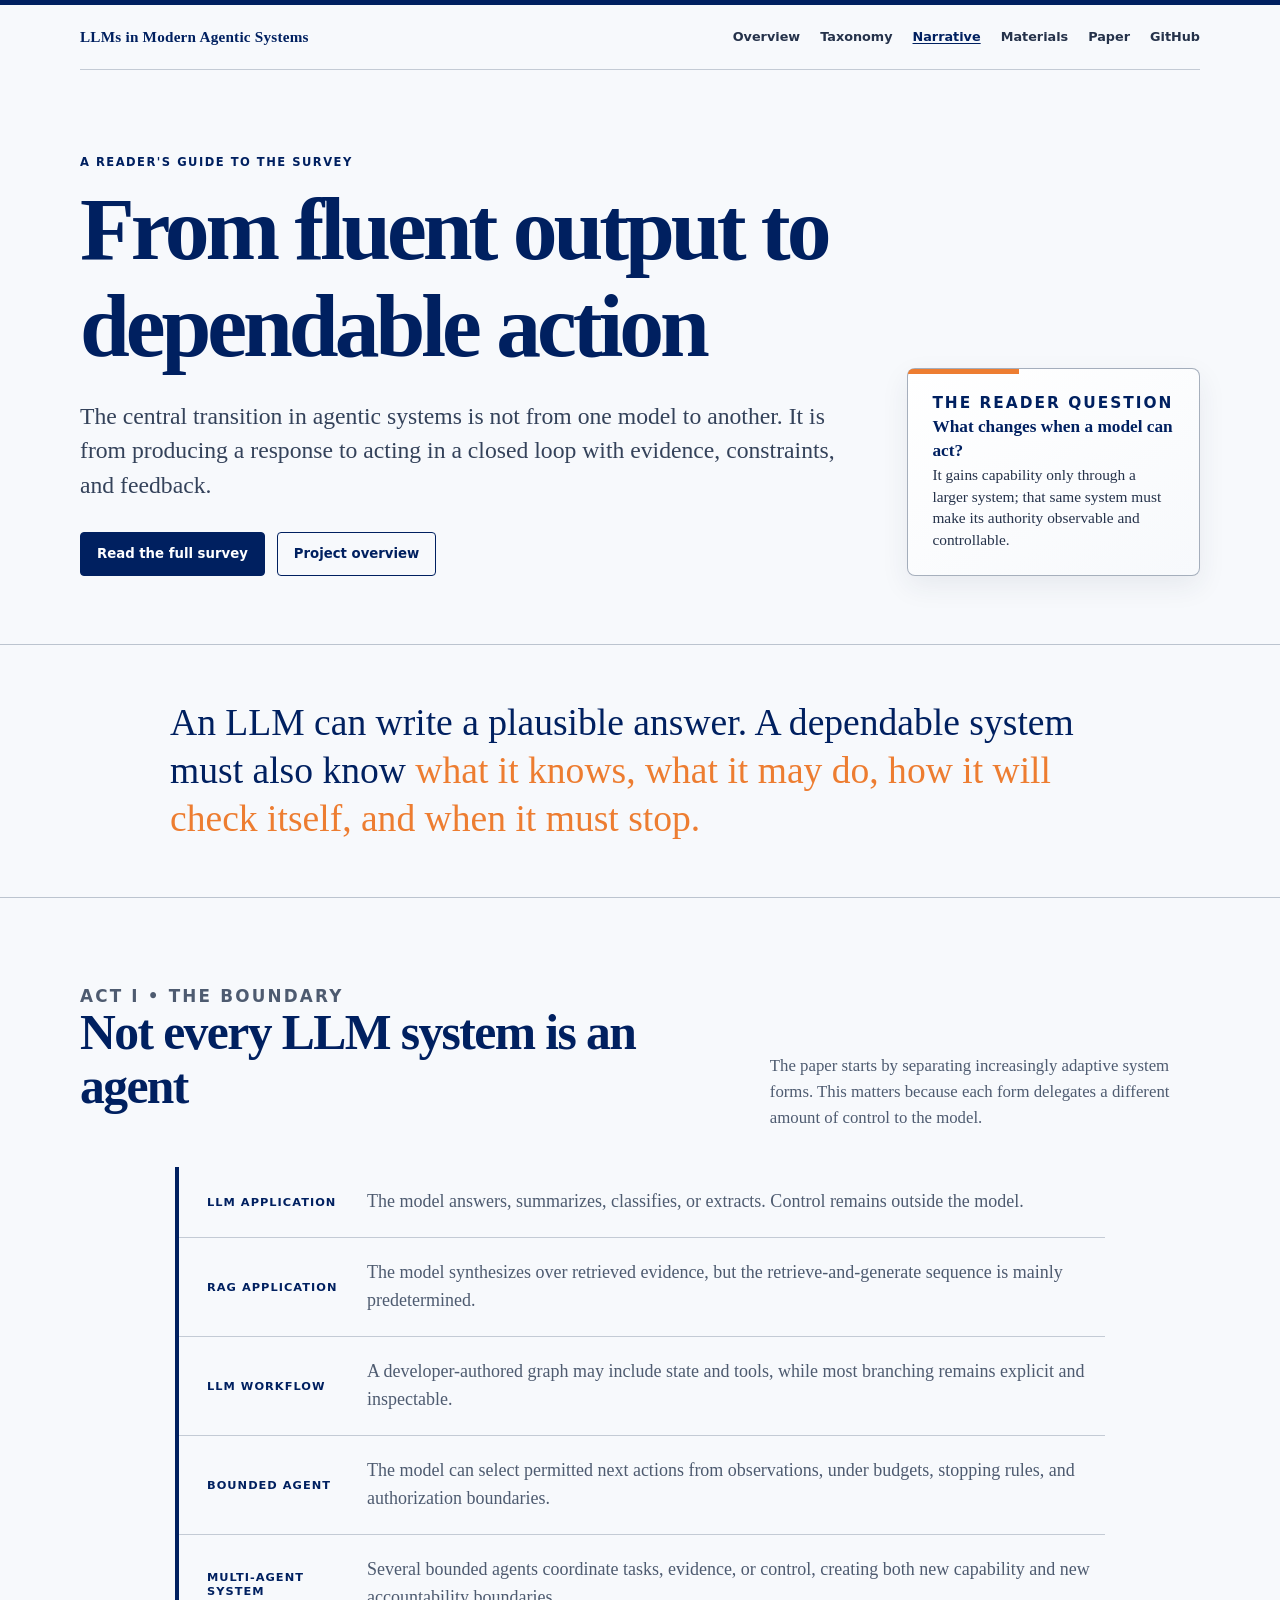
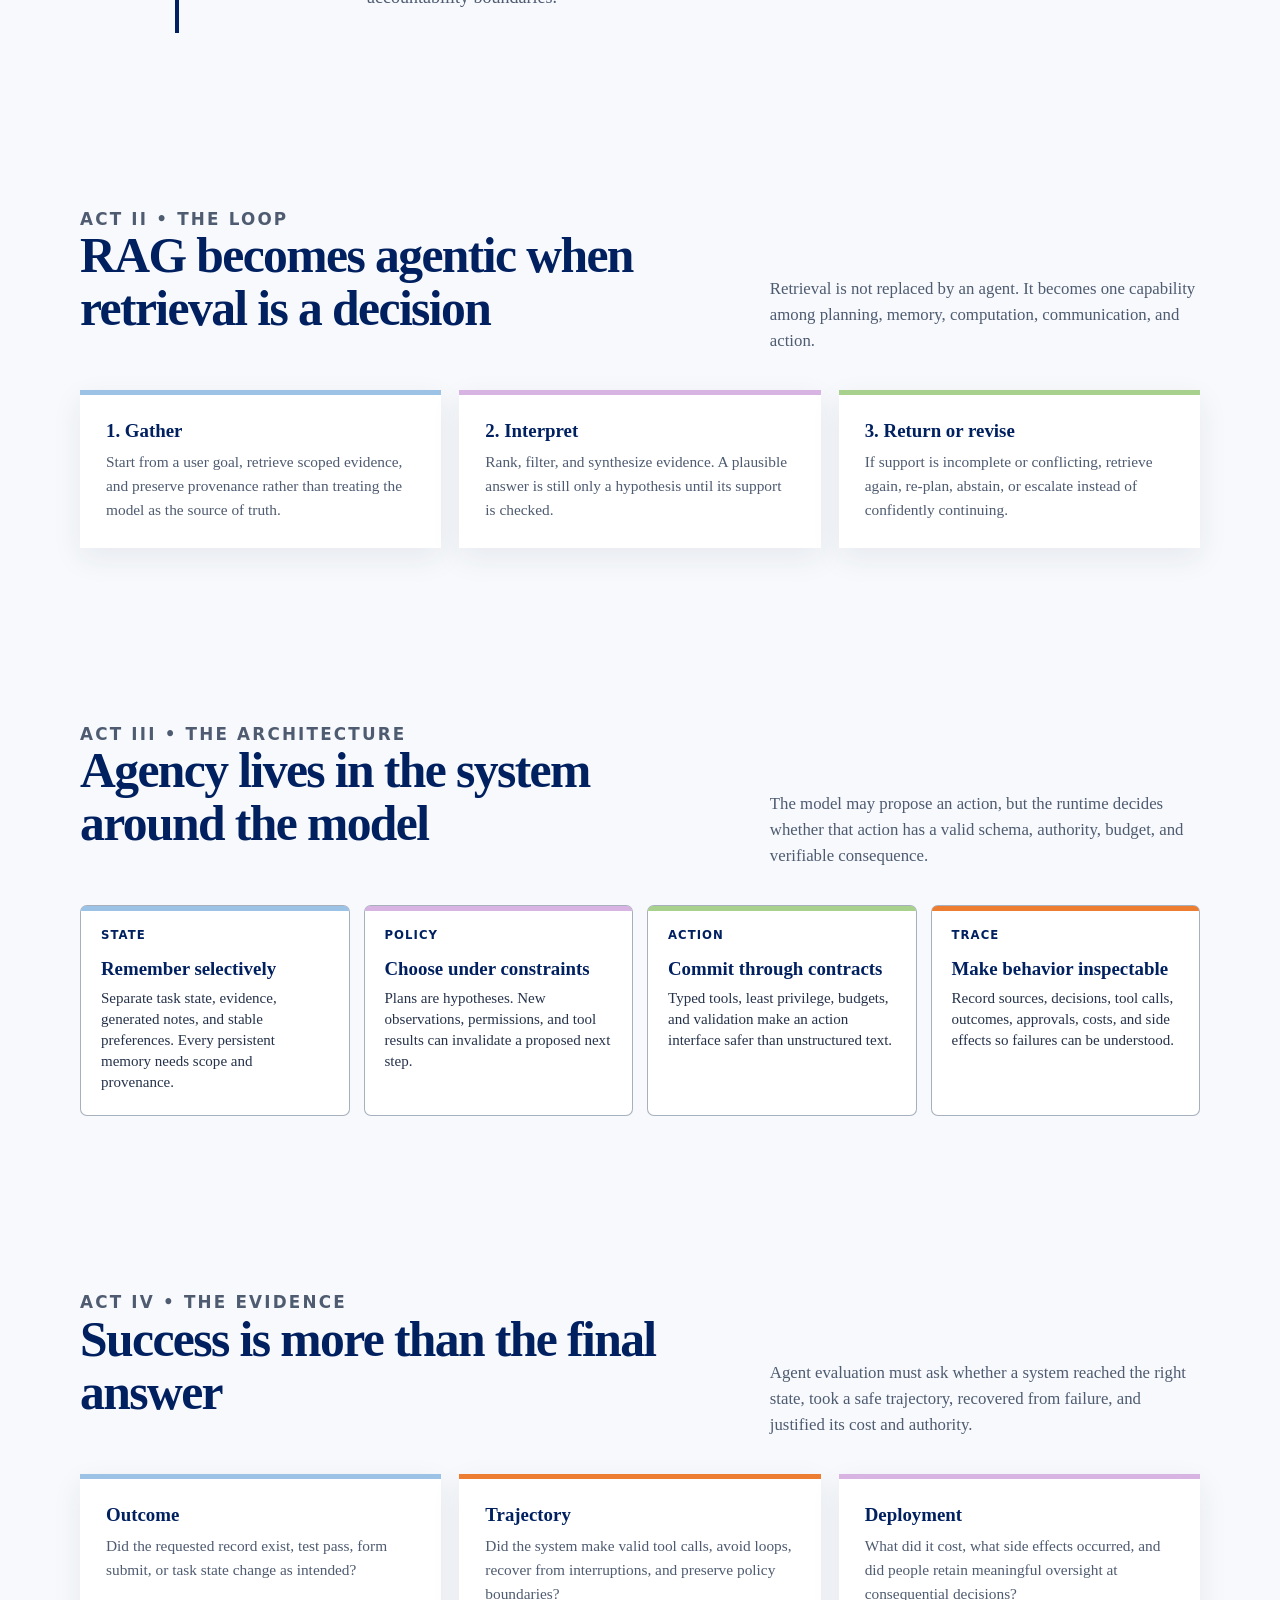
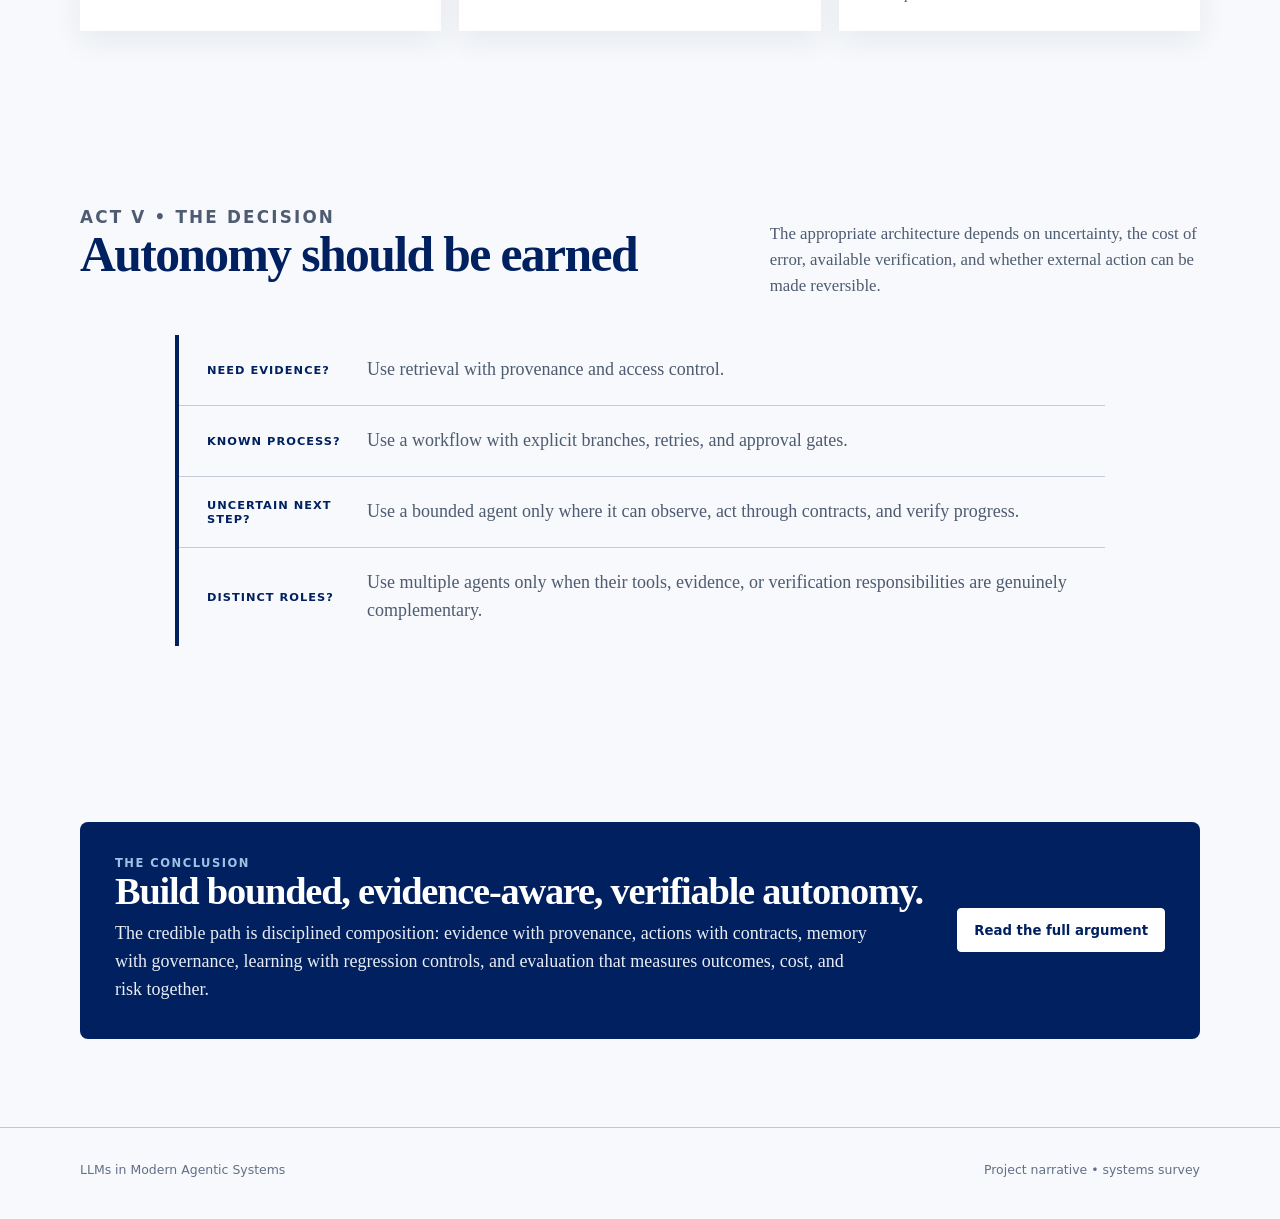
<file: docs/narrative/index.html>
<!doctype html>
<html lang="en">
  <head>
    <meta charset="utf-8">
    <meta name="viewport" content="width=device-width, initial-scale=1">
    <meta name="description" content="A narrative guide to LLMs in Modern Agentic Systems: A Systems Survey.">
    <meta name="author" content="Mehrdad Zakershahrak, Samira Ghodratnama, Mohammadali Karfarma">
    <meta property="og:title" content="From Fluent Output to Dependable Action">
    <meta property="og:description" content="A five-act guide to the systems argument behind dependable agentic AI.">
    <meta property="og:type" content="article">
    <meta property="og:url" content="https://mehrdadxzaker.github.io/llms-in-modern-agentic-systems/narrative/">
    <title>From Fluent Output to Dependable Action</title>
    <link rel="canonical" href="https://mehrdadxzaker.github.io/llms-in-modern-agentic-systems/narrative/">
    <link rel="icon" href="../assets/favicon.svg" type="image/svg+xml">
    <link rel="stylesheet" href="../assets/theme.css">
  </head>
  <body>
    <div class="top-rule"></div>
    <div class="page-shell">
      <header class="container site-header">
        <a class="wordmark" href="../">LLMs in Modern Agentic Systems</a>
        <button class="nav-toggle" type="button" data-nav-toggle aria-controls="site-nav" aria-expanded="false">Menu</button>
        <nav class="site-nav" id="site-nav" data-site-nav data-open="false" aria-label="Primary navigation">
          <a href="../">Overview</a>
          <a href="../#taxonomy">Taxonomy</a>
          <a href="./" aria-current="page">Narrative</a>
          <a href="../#materials">Materials</a>
          <a href="../llms-in-modern-agentic-systems.pdf">Paper</a>
          <a href="https://github.com/mehrdadxzaker/llms-in-modern-agentic-systems">GitHub</a>
        </nav>
      </header>

      <main>
        <section class="container hero">
          <div>
            <p class="eyebrow">A reader's guide to the survey</p>
            <h1>From fluent output to dependable action</h1>
            <p class="lede">The central transition in agentic systems is not from one model to another. It is from producing a response to acting in a closed loop with evidence, constraints, and feedback.</p>
            <div class="actions">
              <a class="button" href="../llms-in-modern-agentic-systems.pdf">Read the full survey</a>
              <a class="button secondary" href="../">Project overview</a>
            </div>
          </div>
          <aside class="hero-aside" aria-label="Reader question">
            <p class="section-kicker">The reader question</p>
            <p><strong>What changes when a model can act?</strong><br>It gains capability only through a larger system; that same system must make its authority observable and controllable.</p>
          </aside>
        </section>

        <div class="intro-band">
          <div class="container statement">An LLM can write a plausible answer. A dependable system must also know <strong>what it knows, what it may do, how it will check itself, and when it must stop.</strong></div>
        </div>

        <section class="container">
          <div class="section-head">
            <div>
              <p class="section-kicker">Act I • The boundary</p>
              <h2>Not every LLM system is an agent</h2>
            </div>
            <p>The paper starts by separating increasingly adaptive system forms. This matters because each form delegates a different amount of control to the model.</p>
          </div>
          <div class="decision-rail">
            <div class="decision-step"><span class="step-tag">LLM application</span><p>The model answers, summarizes, classifies, or extracts. Control remains outside the model.</p></div>
            <div class="decision-step"><span class="step-tag">RAG application</span><p>The model synthesizes over retrieved evidence, but the retrieve-and-generate sequence is mainly predetermined.</p></div>
            <div class="decision-step"><span class="step-tag">LLM workflow</span><p>A developer-authored graph may include state and tools, while most branching remains explicit and inspectable.</p></div>
            <div class="decision-step"><span class="step-tag">Bounded agent</span><p>The model can select permitted next actions from observations, under budgets, stopping rules, and authorization boundaries.</p></div>
            <div class="decision-step"><span class="step-tag">Multi-agent system</span><p>Several bounded agents coordinate tasks, evidence, or control, creating both new capability and new accountability boundaries.</p></div>
          </div>
        </section>

        <section class="mist">
          <div class="container">
            <div class="section-head">
              <div>
                <p class="section-kicker">Act II • The loop</p>
                <h2>RAG becomes agentic when retrieval is a decision</h2>
              </div>
              <p>Retrieval is not replaced by an agent. It becomes one capability among planning, memory, computation, communication, and action.</p>
            </div>
            <div class="narrative-grid">
              <article class="narrative-card" style="--card-color: var(--blue)"><h3>1. Gather</h3><p>Start from a user goal, retrieve scoped evidence, and preserve provenance rather than treating the model as the source of truth.</p></article>
              <article class="narrative-card" style="--card-color: var(--purple)"><h3>2. Interpret</h3><p>Rank, filter, and synthesize evidence. A plausible answer is still only a hypothesis until its support is checked.</p></article>
              <article class="narrative-card" style="--card-color: var(--green)"><h3>3. Return or revise</h3><p>If support is incomplete or conflicting, retrieve again, re-plan, abstain, or escalate instead of confidently continuing.</p></article>
            </div>
          </div>
        </section>

        <section class="container">
          <div class="section-head">
            <div>
              <p class="section-kicker">Act III • The architecture</p>
              <h2>Agency lives in the system around the model</h2>
            </div>
            <p>The model may propose an action, but the runtime decides whether that action has a valid schema, authority, budget, and verifiable consequence.</p>
          </div>
          <div class="card-grid">
            <article class="system-card" style="--card-color: var(--blue)"><span class="card-number">STATE</span><h3>Remember selectively</h3><p>Separate task state, evidence, generated notes, and stable preferences. Every persistent memory needs scope and provenance.</p></article>
            <article class="system-card" style="--card-color: var(--purple)"><span class="card-number">POLICY</span><h3>Choose under constraints</h3><p>Plans are hypotheses. New observations, permissions, and tool results can invalidate a proposed next step.</p></article>
            <article class="system-card" style="--card-color: var(--green)"><span class="card-number">ACTION</span><h3>Commit through contracts</h3><p>Typed tools, least privilege, budgets, and validation make an action interface safer than unstructured text.</p></article>
            <article class="system-card" style="--card-color: var(--orange)"><span class="card-number">TRACE</span><h3>Make behavior inspectable</h3><p>Record sources, decisions, tool calls, outcomes, approvals, costs, and side effects so failures can be understood.</p></article>
          </div>
        </section>

        <section class="mist">
          <div class="container">
            <div class="section-head">
              <div>
                <p class="section-kicker">Act IV • The evidence</p>
                <h2>Success is more than the final answer</h2>
              </div>
              <p>Agent evaluation must ask whether a system reached the right state, took a safe trajectory, recovered from failure, and justified its cost and authority.</p>
            </div>
            <div class="narrative-grid">
              <article class="narrative-card" style="--card-color: var(--blue)"><h3>Outcome</h3><p>Did the requested record exist, test pass, form submit, or task state change as intended?</p></article>
              <article class="narrative-card" style="--card-color: var(--orange)"><h3>Trajectory</h3><p>Did the system make valid tool calls, avoid loops, recover from interruptions, and preserve policy boundaries?</p></article>
              <article class="narrative-card" style="--card-color: var(--purple)"><h3>Deployment</h3><p>What did it cost, what side effects occurred, and did people retain meaningful oversight at consequential decisions?</p></article>
            </div>
          </div>
        </section>

        <section class="container">
          <div class="section-head">
            <div>
              <p class="section-kicker">Act V • The decision</p>
              <h2>Autonomy should be earned</h2>
            </div>
            <p>The appropriate architecture depends on uncertainty, the cost of error, available verification, and whether external action can be made reversible.</p>
          </div>
          <div class="decision-rail">
            <div class="decision-step"><span class="step-tag">Need evidence?</span><p>Use retrieval with provenance and access control.</p></div>
            <div class="decision-step"><span class="step-tag">Known process?</span><p>Use a workflow with explicit branches, retries, and approval gates.</p></div>
            <div class="decision-step"><span class="step-tag">Uncertain next step?</span><p>Use a bounded agent only where it can observe, act through contracts, and verify progress.</p></div>
            <div class="decision-step"><span class="step-tag">Distinct roles?</span><p>Use multiple agents only when their tools, evidence, or verification responsibilities are genuinely complementary.</p></div>
          </div>
        </section>

        <section class="container">
          <div class="callout">
            <div>
              <p class="section-kicker" style="color: var(--blue)">The conclusion</p>
              <h2>Build bounded, evidence-aware, verifiable autonomy.</h2>
              <p>The credible path is disciplined composition: evidence with provenance, actions with contracts, memory with governance, learning with regression controls, and evaluation that measures outcomes, cost, and risk together.</p>
            </div>
            <a class="button" href="../llms-in-modern-agentic-systems.pdf">Read the full argument</a>
          </div>
        </section>
      </main>

      <footer class="site-footer"><div class="container"><span>LLMs in Modern Agentic Systems</span><span>Project narrative • systems survey</span></div></footer>
    </div>
    <script src="../assets/site.js"></script>
  </body>
</html>
</file>
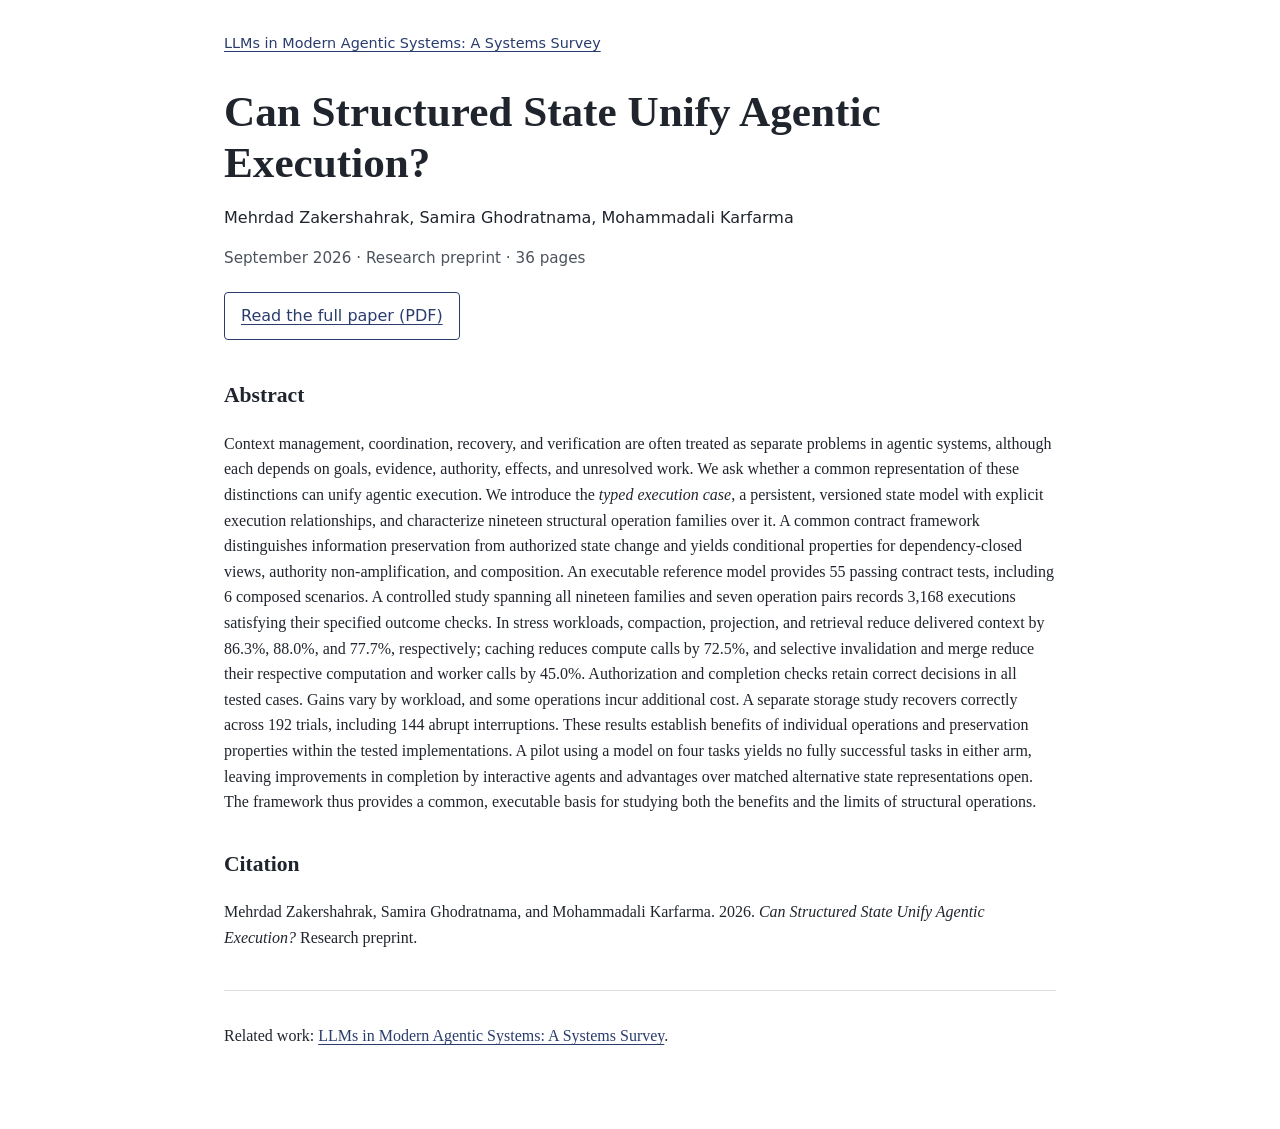
<file: docs/structured-state/index.html>
<!doctype html>
<html lang="en">
  <head>
    <meta charset="utf-8">
    <meta name="viewport" content="width=device-width, initial-scale=1">
    <title>Can Structured State Unify Agentic Execution?</title>
    <meta name="description" content="Research preprint by Mehrdad Zakershahrak, Samira Ghodratnama, and Mohammadali Karfarma on typed execution cases and structural operations for agentic systems.">
    <meta name="citation_title" content="Can Structured State Unify Agentic Execution?">
    <meta name="citation_author" content="Mehrdad Zakershahrak">
    <meta name="citation_author" content="Samira Ghodratnama">
    <meta name="citation_author" content="Mohammadali Karfarma">
    <meta name="citation_publication_date" content="2026">
    <meta name="citation_pdf_url" content="https://mehrdadxzaker.github.io/llms-in-modern-agentic-systems/structured-state/can-structured-state-unify-agentic-execution.pdf">
    <link rel="canonical" href="https://mehrdadxzaker.github.io/llms-in-modern-agentic-systems/structured-state/">
    <link rel="icon" href="../assets/favicon.svg" type="image/svg+xml">
    <style>
      :root { color-scheme: light; font-family: Georgia, "Times New Roman", serif; color: #20252d; background: #fff; }
      body { max-width: 52rem; margin: 0 auto; padding: 2rem 1.25rem 4rem; line-height: 1.6; }
      nav, .authors, .date, .paper-link { font-family: system-ui, sans-serif; }
      nav { font-size: .9rem; margin-bottom: 2rem; }
      h1 { font-size: clamp(1.8rem, 4vw, 2.7rem); line-height: 1.18; margin: 0 0 1rem; }
      h2 { font-size: 1.35rem; margin-top: 2rem; }
      .authors { font-size: 1rem; margin-bottom: .5rem; }
      .date { color: #4d535d; font-size: .95rem; }
      a { color: #293c6c; text-underline-offset: .18em; }
      .paper-link { display: inline-block; padding: .65rem 1rem; border: 1px solid #293c6c; border-radius: .25rem; margin: .4rem 0; }
      footer { border-top: 1px solid #dadde1; margin-top: 2.5rem; padding-top: 1rem; }
    </style>
  </head>
  <body>
    <nav aria-label="Related research"><a href="../">LLMs in Modern Agentic Systems: A Systems Survey</a></nav>
    <main>
      <header>
        <h1>Can Structured State Unify Agentic Execution?</h1>
        <p class="authors">Mehrdad Zakershahrak, Samira Ghodratnama, Mohammadali Karfarma</p>
        <p class="date"><time datetime="2026-09">September 2026</time> · Research preprint · 36 pages</p>
        <a class="paper-link" href="can-structured-state-unify-agentic-execution.pdf">Read the full paper (PDF)</a>
      </header>
      <section aria-labelledby="abstract">
        <h2 id="abstract">Abstract</h2>
        <p>Context management, coordination, recovery, and verification are often treated as separate problems in agentic systems, although each depends on goals, evidence, authority, effects, and unresolved work. We ask whether a common representation of these distinctions can unify agentic execution. We introduce the <em>typed execution case</em>, a persistent, versioned state model with explicit execution relationships, and characterize nineteen structural operation families over it. A common contract framework distinguishes information preservation from authorized state change and yields conditional properties for dependency-closed views, authority non-amplification, and composition. An executable reference model provides 55 passing contract tests, including 6 composed scenarios. A controlled study spanning all nineteen families and seven operation pairs records 3,168 executions satisfying their specified outcome checks. In stress workloads, compaction, projection, and retrieval reduce delivered context by 86.3%, 88.0%, and 77.7%, respectively; caching reduces compute calls by 72.5%, and selective invalidation and merge reduce their respective computation and worker calls by 45.0%. Authorization and completion checks retain correct decisions in all tested cases. Gains vary by workload, and some operations incur additional cost. A separate storage study recovers correctly across 192 trials, including 144 abrupt interruptions. These results establish benefits of individual operations and preservation properties within the tested implementations. A pilot using a model on four tasks yields no fully successful tasks in either arm, leaving improvements in completion by interactive agents and advantages over matched alternative state representations open. The framework thus provides a common, executable basis for studying both the benefits and the limits of structural operations.</p>
      </section>
      <section aria-labelledby="citation">
        <h2 id="citation">Citation</h2>
        <p>Mehrdad Zakershahrak, Samira Ghodratnama, and Mohammadali Karfarma. 2026. <cite>Can Structured State Unify Agentic Execution?</cite> Research preprint.</p>
      </section>
    </main>
    <footer><p>Related work: <a href="../">LLMs in Modern Agentic Systems: A Systems Survey</a>.</p></footer>
  </body>
</html>
</file>
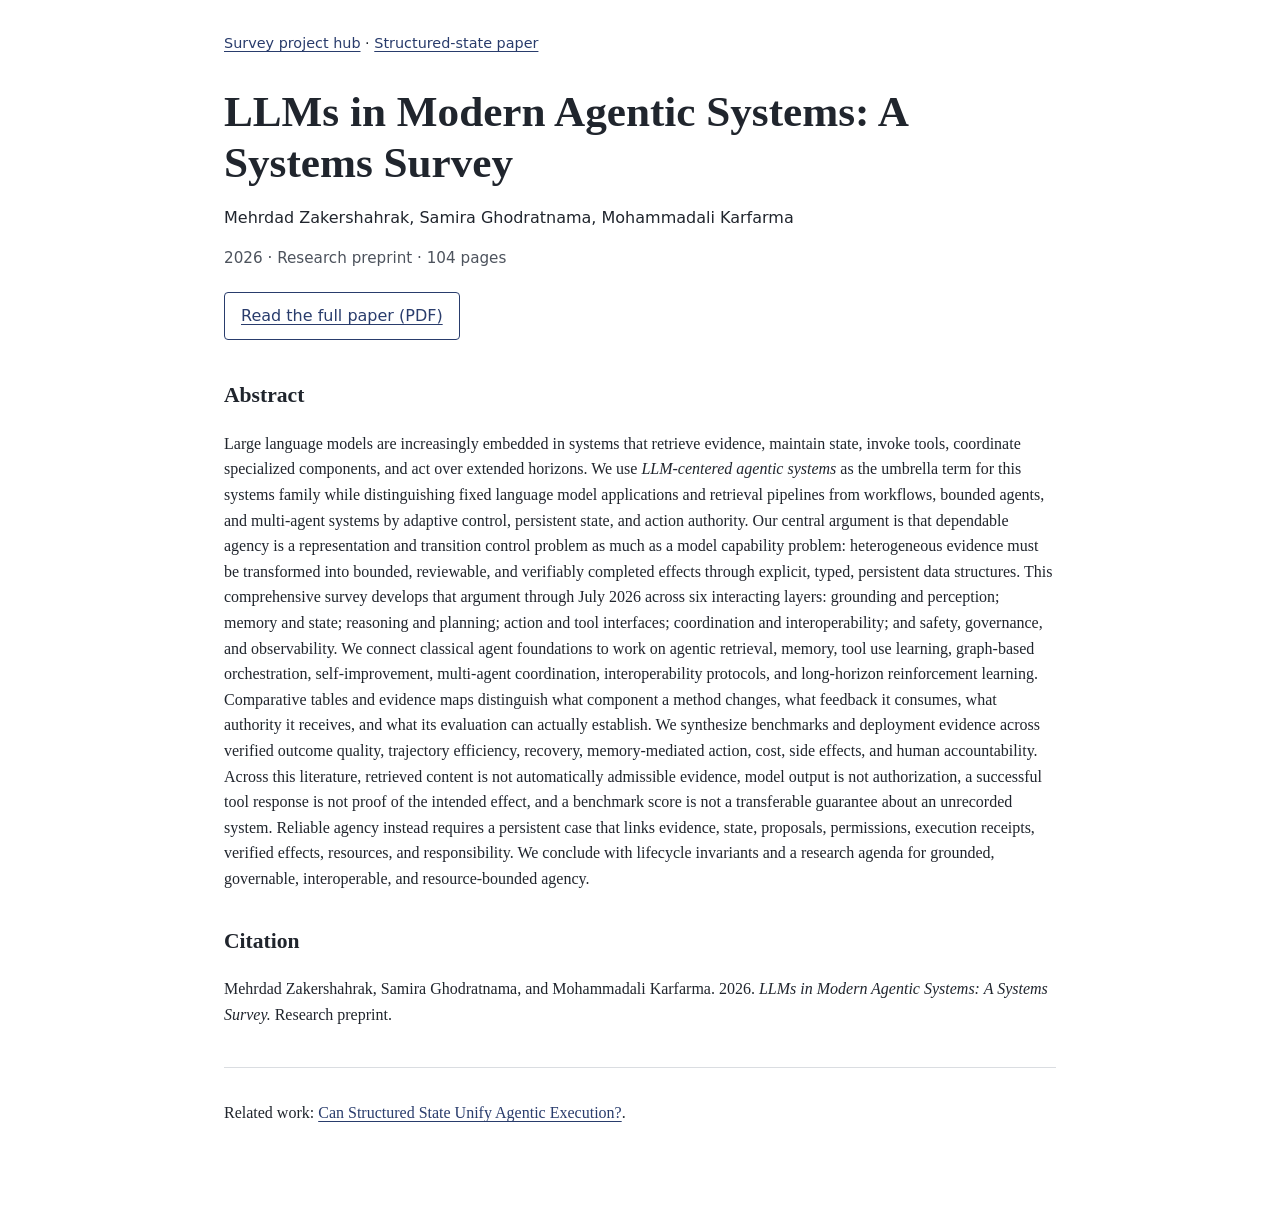
<file: docs/survey/index.html>
<!doctype html>
<html lang="en">
  <head>
    <meta charset="utf-8">
    <meta name="viewport" content="width=device-width, initial-scale=1">
    <title>LLMs in Modern Agentic Systems: A Systems Survey</title>
    <meta name="description" content="Research preprint by Mehrdad Zakershahrak, Samira Ghodratnama, and Mohammadali Karfarma surveying LLM-centered agentic systems.">
    <meta name="citation_title" content="LLMs in Modern Agentic Systems: A Systems Survey">
    <meta name="citation_author" content="Mehrdad Zakershahrak">
    <meta name="citation_author" content="Samira Ghodratnama">
    <meta name="citation_author" content="Mohammadali Karfarma">
    <meta name="citation_publication_date" content="2026">
    <meta name="citation_pdf_url" content="https://mehrdadxzaker.github.io/llms-in-modern-agentic-systems/survey/llms-in-modern-agentic-systems.pdf">
    <link rel="canonical" href="https://mehrdadxzaker.github.io/llms-in-modern-agentic-systems/survey/">
    <link rel="icon" href="../assets/favicon.svg" type="image/svg+xml">
    <style>
      :root { color-scheme: light; font-family: Georgia, "Times New Roman", serif; color: #20252d; background: #fff; }
      body { max-width: 52rem; margin: 0 auto; padding: 2rem 1.25rem 4rem; line-height: 1.6; }
      nav, .authors, .date, .paper-link { font-family: system-ui, sans-serif; }
      nav { font-size: .9rem; margin-bottom: 2rem; }
      h1 { font-size: clamp(1.8rem, 4vw, 2.7rem); line-height: 1.18; margin: 0 0 1rem; }
      h2 { font-size: 1.35rem; margin-top: 2rem; }
      .authors { font-size: 1rem; margin-bottom: .5rem; }
      .date { color: #4d535d; font-size: .95rem; }
      a { color: #293c6c; text-underline-offset: .18em; }
      .paper-link { display: inline-block; padding: .65rem 1rem; border: 1px solid #293c6c; border-radius: .25rem; margin: .4rem 0; }
      footer { border-top: 1px solid #dadde1; margin-top: 2.5rem; padding-top: 1rem; }
    </style>
  </head>
  <body>
    <nav aria-label="Related research"><a href="../">Survey project hub</a> · <a href="../structured-state/">Structured-state paper</a></nav>
    <main>
      <header>
        <h1>LLMs in Modern Agentic Systems: A Systems Survey</h1>
        <p class="authors">Mehrdad Zakershahrak, Samira Ghodratnama, Mohammadali Karfarma</p>
        <p class="date"><time datetime="2026">2026</time> · Research preprint · 104 pages</p>
        <a class="paper-link" href="llms-in-modern-agentic-systems.pdf">Read the full paper (PDF)</a>
      </header>
      <section aria-labelledby="abstract">
        <h2 id="abstract">Abstract</h2>
        <p>Large language models are increasingly embedded in systems that retrieve evidence, maintain state, invoke tools, coordinate specialized components, and act over extended horizons. We use <em>LLM-centered agentic systems</em> as the umbrella term for this systems family while distinguishing fixed language model applications and retrieval pipelines from workflows, bounded agents, and multi-agent systems by adaptive control, persistent state, and action authority. Our central argument is that dependable agency is a representation and transition control problem as much as a model capability problem: heterogeneous evidence must be transformed into bounded, reviewable, and verifiably completed effects through explicit, typed, persistent data structures. This comprehensive survey develops that argument through July 2026 across six interacting layers: grounding and perception; memory and state; reasoning and planning; action and tool interfaces; coordination and interoperability; and safety, governance, and observability. We connect classical agent foundations to work on agentic retrieval, memory, tool use learning, graph-based orchestration, self-improvement, multi-agent coordination, interoperability protocols, and long-horizon reinforcement learning. Comparative tables and evidence maps distinguish what component a method changes, what feedback it consumes, what authority it receives, and what its evaluation can actually establish. We synthesize benchmarks and deployment evidence across verified outcome quality, trajectory efficiency, recovery, memory-mediated action, cost, side effects, and human accountability. Across this literature, retrieved content is not automatically admissible evidence, model output is not authorization, a successful tool response is not proof of the intended effect, and a benchmark score is not a transferable guarantee about an unrecorded system. Reliable agency instead requires a persistent case that links evidence, state, proposals, permissions, execution receipts, verified effects, resources, and responsibility. We conclude with lifecycle invariants and a research agenda for grounded, governable, interoperable, and resource-bounded agency.</p>
      </section>
      <section aria-labelledby="citation">
        <h2 id="citation">Citation</h2>
        <p>Mehrdad Zakershahrak, Samira Ghodratnama, and Mohammadali Karfarma. 2026. <cite>LLMs in Modern Agentic Systems: A Systems Survey.</cite> Research preprint.</p>
      </section>
    </main>
    <footer><p>Related work: <a href="../structured-state/">Can Structured State Unify Agentic Execution?</a>.</p></footer>
  </body>
</html>
</file>
<file: docs/assets/theme.css>
:root {
  --navy: #002060;
  --ink: #25324a;
  --line: #62738a;
  --canvas: #f7f9fc;
  --mist: #e8edf3;
  --blue: #9cc3e6;
  --green: #a9d18e;
  --purple: #d8b4e2;
  --orange: #ed7d31;
  --paper: #fffefb;
  --serif: "Palatino Linotype", "Book Antiqua", Palatino, Georgia, serif;
  --sans: Inter, ui-sans-serif, system-ui, -apple-system, BlinkMacSystemFont, "Segoe UI", sans-serif;
  --shadow: 0 10px 28px rgba(37, 50, 74, 0.08);
}

* { box-sizing: border-box; }

html { scroll-behavior: smooth; }

body {
  margin: 0;
  color: var(--ink);
  background: var(--paper);
  font-family: var(--serif);
  font-size: 18px;
  line-height: 1.55;
}

a { color: var(--navy); text-underline-offset: 0.16em; }

a:focus-visible, button:focus-visible {
  outline: 3px solid var(--orange);
  outline-offset: 3px;
}

.top-rule { height: 5px; background: var(--navy); }

.page-shell { overflow: hidden; }

.container { width: min(1120px, calc(100% - 40px)); margin: 0 auto; }

.site-header {
  display: flex;
  align-items: center;
  justify-content: space-between;
  gap: 24px;
  padding: 20px 0;
  border-bottom: 1px solid color-mix(in srgb, var(--line) 34%, transparent);
  font-family: var(--sans);
}

.wordmark {
  color: var(--navy);
  font-family: var(--serif);
  font-size: 0.95rem;
  font-weight: 700;
  letter-spacing: 0.015em;
  text-decoration: none;
}

.site-nav { display: flex; align-items: center; gap: 20px; font-size: 0.8rem; }

.site-nav a { color: var(--ink); font-weight: 650; text-decoration: none; }

.site-nav a:hover,
.site-nav a[aria-current="page"],
.site-nav a[aria-current="location"] { color: var(--navy); text-decoration: underline; }

.nav-toggle {
  display: none;
  border: 1px solid var(--line);
  border-radius: 4px;
  background: white;
  color: var(--navy);
  font: 700 0.75rem var(--sans);
  padding: 8px 10px;
}

.hero {
  display: grid;
  grid-template-columns: minmax(0, 1.45fr) minmax(250px, 0.55fr);
  gap: 56px;
  align-items: end;
  padding: 86px 0 68px;
}

.eyebrow, .section-kicker {
  margin: 0 0 12px;
  color: var(--navy);
  font: 750 0.72rem/1.2 var(--sans);
  letter-spacing: 0.13em;
  text-transform: uppercase;
}

h1, h2, h3, p { margin-top: 0; }

h1, h2, h3 { color: var(--navy); font-family: var(--serif); line-height: 1.08; }

h1 { max-width: 830px; margin-bottom: 24px; font-size: clamp(3rem, 7vw, 5.6rem); font-weight: 700; letter-spacing: -0.045em; }

h2 { margin-bottom: 18px; font-size: clamp(2rem, 4vw, 3.1rem); letter-spacing: -0.032em; }

h3 { margin-bottom: 9px; font-size: 1.18rem; }

.lede { max-width: 760px; margin-bottom: 30px; color: #34425a; font-size: clamp(1.2rem, 2vw, 1.48rem); line-height: 1.45; }

.hero-aside {
  position: relative;
  padding: 24px;
  border: 1px solid color-mix(in srgb, var(--line) 56%, transparent);
  border-radius: 8px;
  background: linear-gradient(150deg, #ffffff, var(--canvas));
  box-shadow: var(--shadow);
}

.hero-aside::before {
  position: absolute;
  top: 0;
  left: 0;
  width: 38%;
  height: 5px;
  border-radius: 8px 0 0;
  background: var(--orange);
  content: "";
}

.hero-aside p { margin-bottom: 0; font-size: 0.96rem; line-height: 1.42; }

.hero-aside strong { color: var(--navy); font-size: 1.08rem; }

.actions { display: flex; flex-wrap: wrap; gap: 12px; }

.button {
  display: inline-flex;
  align-items: center;
  justify-content: center;
  min-height: 44px;
  padding: 10px 16px;
  border: 1px solid var(--navy);
  border-radius: 4px;
  background: var(--navy);
  color: white;
  font: 700 0.83rem var(--sans);
  text-decoration: none;
}

.button:hover { background: #12387d; text-decoration: none; }

.button.secondary { background: transparent; color: var(--navy); }

.button.secondary:hover { background: var(--mist); }

.intro-band { border-block: 1px solid color-mix(in srgb, var(--line) 40%, transparent); background: var(--canvas); }

.statement { max-width: 940px; padding: 54px 0; color: var(--navy); font-size: clamp(1.45rem, 3vw, 2.35rem); line-height: 1.28; }

.statement strong { color: var(--orange); font-weight: inherit; }

section { padding: 88px 0; }

section.mist { background: var(--canvas); }

.section-head { display: grid; grid-template-columns: minmax(0, 1fr) minmax(260px, 0.66fr); gap: 38px; align-items: end; margin-bottom: 36px; }

.section-head p { margin-bottom: 0; color: #4e5b70; font-size: 1.05rem; }

.card-grid { display: grid; grid-template-columns: repeat(4, minmax(0, 1fr)); gap: 14px; }

.system-card {
  position: relative;
  min-height: 196px;
  padding: 22px 20px;
  border: 1px solid color-mix(in srgb, var(--line) 56%, transparent);
  border-radius: 7px;
  background: white;
}

.system-card::before { position: absolute; top: 0; left: 0; width: 100%; height: 5px; border-radius: 7px 7px 0 0; background: var(--card-color, var(--blue)); content: ""; }

.card-number { display: block; margin-bottom: 17px; color: var(--navy); font: 800 0.73rem var(--sans); letter-spacing: 0.09em; }

.system-card p { margin-bottom: 0; font-size: 0.94rem; line-height: 1.4; }

.decision-rail { display: grid; gap: 0; max-width: 930px; margin: 0 auto; border-left: 4px solid var(--navy); }

.decision-step { display: grid; grid-template-columns: 136px minmax(0, 1fr); gap: 24px; align-items: center; padding: 21px 0 21px 28px; border-bottom: 1px solid color-mix(in srgb, var(--line) 34%, transparent); }

.decision-step:last-child { border-bottom: 0; }

.step-tag { color: var(--navy); font: 800 0.71rem var(--sans); letter-spacing: 0.09em; text-transform: uppercase; }

.decision-step p { margin-bottom: 0; color: #4e5b70; }

.atlas { position: relative; display: grid; gap: 10px; }

.atlas-header, .atlas-row { display: grid; grid-template-columns: 174px 250px minmax(0, 1fr); gap: 16px; align-items: stretch; }

.atlas-header { padding-left: 26px; color: var(--line); font: 800 0.66rem var(--sans); letter-spacing: 0.1em; text-transform: uppercase; }

.atlas-row { position: relative; padding-left: 26px; }

.atlas-row::before { position: absolute; top: 50%; left: 0; width: 18px; border-top: 2px solid var(--navy); content: ""; }

.atlas-branch, .atlas-locus, .atlas-work {
  border: 1px solid color-mix(in srgb, var(--line) 60%, transparent);
  border-radius: 6px;
}

.atlas-branch { display: flex; align-items: center; justify-content: center; padding: 14px; color: var(--navy); background: var(--branch-color, var(--mist)); font: 700 0.91rem/1.15 var(--serif); text-align: center; }

.atlas-locus { display: flex; align-items: center; padding: 13px 15px; background: white; color: var(--navy); font-weight: 700; line-height: 1.15; }

.atlas-work { padding: 13px 15px; background: var(--work-color, #fff); font-size: 0.93rem; line-height: 1.34; }

.atlas-work strong { color: var(--navy); }

.narrative-grid { display: grid; grid-template-columns: repeat(3, minmax(0, 1fr)); gap: 18px; }

.narrative-card { padding: 26px; border-top: 5px solid var(--card-color, var(--blue)); background: white; box-shadow: var(--shadow); }

.narrative-card p { margin-bottom: 0; color: #4e5b70; font-size: 0.96rem; }

.callout { display: grid; grid-template-columns: minmax(0, 1fr) auto; gap: 28px; align-items: center; padding: 34px; border: 1px solid color-mix(in srgb, var(--navy) 45%, transparent); border-radius: 8px; background: var(--navy); color: white; }

.callout h2 { margin-bottom: 8px; color: white; font-size: clamp(1.8rem, 3vw, 2.7rem); }

.callout p { max-width: 760px; margin-bottom: 0; color: #e8edf3; }

.callout .button { border-color: white; background: white; color: var(--navy); white-space: nowrap; }

.source-list { display: grid; grid-template-columns: repeat(3, minmax(0, 1fr)); gap: 16px; }

.source-item { padding: 18px; border-top: 1px solid var(--line); }

.source-item span { display: block; margin-bottom: 5px; color: var(--line); font: 800 0.66rem var(--sans); letter-spacing: 0.1em; text-transform: uppercase; }

.source-item a { font-size: 1.04rem; font-weight: 700; }

.site-footer { padding: 34px 0 42px; border-top: 1px solid color-mix(in srgb, var(--line) 38%, transparent); color: #617086; font: 0.78rem var(--sans); }

.site-footer .container { display: flex; justify-content: space-between; gap: 18px; }

@media (max-width: 860px) {
  .hero, .section-head { grid-template-columns: 1fr; gap: 28px; }
  .hero { padding-block: 64px 54px; }
  .card-grid { grid-template-columns: repeat(2, minmax(0, 1fr)); }
  .atlas-header { display: none; }
  .atlas-row { grid-template-columns: 140px minmax(0, 1fr); }
  .atlas-work { grid-column: 2; }
  .atlas-locus { grid-column: 2; }
  .atlas-branch { grid-row: span 2; }
  .narrative-grid, .source-list { grid-template-columns: 1fr; }
}

@media (max-width: 640px) {
  body { font-size: 17px; }
  .container { width: min(100% - 28px, 1120px); }
  .site-header { align-items: flex-start; }
  .nav-toggle { display: inline-flex; }
  .site-nav { display: none; position: absolute; z-index: 3; top: 66px; right: 14px; flex-direction: column; align-items: flex-start; min-width: 190px; padding: 14px; border: 1px solid var(--line); border-radius: 5px; background: white; box-shadow: var(--shadow); }
  .site-nav[data-open="true"] { display: flex; }
  h1 { font-size: clamp(2.8rem, 15vw, 4.3rem); }
  section { padding: 64px 0; }
  .card-grid { grid-template-columns: 1fr; }
  .decision-step { grid-template-columns: 1fr; gap: 8px; padding-left: 20px; }
  .atlas-row { grid-template-columns: 1fr; padding-left: 20px; }
  .atlas-row::before { width: 12px; }
  .atlas-branch, .atlas-locus, .atlas-work { grid-column: 1; }
  .atlas-branch { grid-row: auto; }
  .callout { grid-template-columns: 1fr; padding: 26px; }
  .site-footer .container { flex-direction: column; }
}

/* Survey hub ------------------------------------------------------------- */

[id] { scroll-margin-top: 88px; }

.site-header-wrap {
  position: sticky;
  z-index: 20;
  top: 0;
  border-bottom: 1px solid color-mix(in srgb, var(--line) 28%, transparent);
  background: color-mix(in srgb, var(--paper) 94%, transparent);
  backdrop-filter: blur(14px);
}

.site-header-wrap .site-header {
  padding: 16px 0;
  border-bottom: 0;
}

.site-header-wrap .site-nav { gap: 17px; }

.page-shell { background: var(--canvas); }

.hub-layout {
  display: grid;
  grid-template-columns: 246px minmax(0, 1fr);
  gap: 30px;
  align-items: start;
  padding: 30px 0 72px;
}

.survey-sidebar {
  position: sticky;
  top: 91px;
  display: grid;
  gap: 14px;
  max-height: calc(100vh - 112px);
  overflow: auto;
  padding-right: 3px;
}

.sidebar-card,
.panel {
  border: 1px solid color-mix(in srgb, var(--line) 26%, transparent);
  border-radius: 13px;
  background: white;
  box-shadow: 0 12px 34px rgba(37, 50, 74, 0.065);
}

.sidebar-card {
  padding: 19px;
  font-family: var(--sans);
}

.sidebar-card .section-kicker { margin-bottom: 11px; }

.sidebar-summary {
  margin-bottom: 16px;
  color: #4f5d73;
  font: 0.78rem/1.55 var(--sans);
}

.stats-grid {
  display: grid;
  grid-template-columns: 1fr 1fr;
  gap: 8px;
}

.stat {
  min-height: 84px;
  padding: 12px 10px;
  border: 1px solid color-mix(in srgb, var(--line) 20%, transparent);
  border-radius: 8px;
  background: var(--canvas);
}

.stat strong {
  display: block;
  margin-bottom: 2px;
  color: var(--navy);
  font: 800 1.35rem/1 var(--sans);
}

.stat span { color: #647187; font: 0.67rem/1.3 var(--sans); }

.contents { display: grid; gap: 7px; }

.contents a {
  color: #4e5b70;
  font: 0.76rem/1.25 var(--sans);
  text-decoration: none;
}

.contents a:hover { color: var(--navy); text-decoration: underline; }

.project-links a {
  display: flex;
  justify-content: space-between;
  gap: 12px;
  padding: 9px 0;
  border-bottom: 1px solid color-mix(in srgb, var(--line) 20%, transparent);
  color: var(--navy);
  font: 700 0.74rem/1.2 var(--sans);
  text-decoration: none;
}

.project-links a:last-child { border-bottom: 0; }

.survey-main { display: grid; gap: 22px; min-width: 0; }
.survey-main > * { min-width: 0; }

.survey-main section { padding: 0; }

.panel { padding: clamp(28px, 4.5vw, 54px); }

.survey-main .hero {
  display: block;
  padding: clamp(40px, 6vw, 68px);
  background:
    radial-gradient(circle at 94% 12%, rgba(156, 195, 230, 0.24), transparent 34%),
    linear-gradient(145deg, #fff, #fbfcff);
}

.survey-main .hero h1 {
  max-width: 900px;
  margin-bottom: 22px;
  font-size: clamp(3.3rem, 7.2vw, 6.4rem);
  letter-spacing: -0.052em;
}

.paper-authors { margin: -6px 0 22px; color: var(--navy); font: 800 0.8rem/1.5 var(--sans); letter-spacing: 0.02em; }
.paper-affiliation { max-width: 760px; margin: -14px 0 22px; color: #5d6d82; font: 650 0.72rem/1.5 var(--sans); }

.survey-main .hero .lede { max-width: 780px; }

.hero-claim {
  display: grid;
  grid-template-columns: 112px minmax(0, 1fr);
  gap: 22px;
  max-width: 820px;
  margin-top: 36px;
  padding-top: 24px;
  border-top: 1px solid color-mix(in srgb, var(--line) 34%, transparent);
}

.hero-claim > span {
  color: var(--navy);
  font: 800 0.67rem/1.25 var(--sans);
  letter-spacing: 0.1em;
  text-transform: uppercase;
}

.hero-claim p { margin: 0; color: #445269; font-size: 1.02rem; line-height: 1.5; }
.hero-claim strong { color: var(--navy); }

.panel h2 { max-width: 720px; font-size: clamp(2rem, 4vw, 3.25rem); }

.prose > p:not(.section-kicker) { max-width: 850px; color: #404e64; font-size: 1.04rem; line-height: 1.72; }
.prose > p:last-child { margin-bottom: 0; }

.section-head.compact {
  grid-template-columns: minmax(0, 1.2fr) minmax(230px, 0.68fr);
  gap: 34px;
  align-items: end;
  margin-bottom: 30px;
}

.section-head.compact h2 { margin-bottom: 0; }
.section-head.compact > p { font-size: 0.97rem; line-height: 1.5; }

.control-loop {
  display: grid;
  grid-template-columns: repeat(4, minmax(0, 1fr));
  gap: 1px;
  overflow: hidden;
  border: 1px solid color-mix(in srgb, var(--line) 32%, transparent);
  border-radius: 10px;
  background: color-mix(in srgb, var(--line) 24%, transparent);
}

.control-loop article {
  position: relative;
  min-height: 190px;
  padding: 22px 20px;
  background: white;
}

.control-loop article:not(:last-child)::after {
  position: absolute;
  z-index: 2;
  top: 30px;
  right: -8px;
  width: 15px;
  height: 15px;
  border-top: 1px solid var(--line);
  border-right: 1px solid var(--line);
  background: white;
  content: "";
  transform: rotate(45deg);
}

.control-loop span,
.dimension-grid span,
.reading-grid span,
.materials-grid span {
  display: block;
  margin-bottom: 16px;
  color: var(--navy);
  font: 800 0.65rem/1.2 var(--sans);
  letter-spacing: 0.1em;
  text-transform: uppercase;
}

.control-loop h3 { margin-bottom: 8px; }
.control-loop p { margin: 0; color: #536076; font-size: 0.88rem; line-height: 1.45; }

.panel-note {
  margin: 26px 0 0;
  padding: 19px 21px;
  border-left: 4px solid var(--orange);
  background: var(--canvas);
  color: #445269;
  font-size: 0.94rem;
  line-height: 1.55;
}

.panel-note strong { color: var(--navy); }

.system-ladder { display: grid; gap: 8px; margin-bottom: 26px; }

.system-ladder article {
  display: grid;
  grid-template-columns: 42px minmax(0, 1fr);
  gap: 15px;
  align-items: center;
  padding: 15px 18px;
  border: 1px solid color-mix(in srgb, var(--line) 27%, transparent);
  border-radius: 8px;
  background: linear-gradient(90deg, var(--canvas), white 44%);
}

.system-ladder article > span {
  display: grid;
  width: 34px;
  height: 34px;
  place-items: center;
  border-radius: 50%;
  background: var(--navy);
  color: white;
  font: 800 0.73rem var(--sans);
}

.system-ladder h3 { margin: 0 0 3px; font-size: 1rem; }
.system-ladder p { margin: 0; color: #566378; font-size: 0.86rem; line-height: 1.4; }

.dimension-grid {
  display: grid;
  grid-template-columns: repeat(4, minmax(0, 1fr));
  gap: 10px;
}

.dimension-grid article {
  min-height: 155px;
  padding: 19px;
  border-top: 4px solid var(--blue);
  background: var(--canvas);
}

.dimension-grid article:nth-child(2) { border-color: var(--green); }
.dimension-grid article:nth-child(3) { border-color: var(--purple); }
.dimension-grid article:nth-child(4) { border-color: var(--orange); }
.dimension-grid h3 { font-size: 1rem; }
.dimension-grid p { margin: 0; color: #5b687b; font-size: 0.84rem; line-height: 1.4; }

.figure-frame {
  position: relative;
  display: block;
  width: 100%;
  overflow: hidden;
  max-height: 680px;
  padding: 0;
  border: 1px solid color-mix(in srgb, var(--line) 34%, transparent);
  border-radius: 10px;
  background: white;
  color: inherit;
  cursor: zoom-in;
  font: inherit;
  text-align: left;
  appearance: none;
}

.figure-frame img { display: block; width: 100%; height: auto; }

.figure-frame > span {
  position: absolute;
  right: 14px;
  bottom: 14px;
  padding: 8px 11px;
  border-radius: 4px;
  background: color-mix(in srgb, var(--navy) 92%, transparent);
  color: white;
  font: 700 0.69rem var(--sans);
  text-decoration: none;
}

.atlas-key { display: flex; flex-wrap: wrap; gap: 8px 14px; margin-top: 18px; }

.atlas-key span {
  display: inline-flex;
  align-items: center;
  gap: 7px;
  color: #536076;
  font: 0.7rem var(--sans);
}

.atlas-key span::before {
  width: 10px;
  height: 10px;
  border: 1px solid color-mix(in srgb, var(--line) 45%, transparent);
  border-radius: 2px;
  background: var(--key-color);
  content: "";
}

.reading-grid,
.materials-grid {
  display: grid;
  grid-template-columns: repeat(2, minmax(0, 1fr));
  gap: 12px;
}

.reading-grid article {
  min-height: 220px;
  padding: 23px;
  border: 1px solid color-mix(in srgb, var(--line) 27%, transparent);
  border-radius: 9px;
  background: linear-gradient(150deg, white, var(--canvas));
}

.reading-grid h3 { margin-bottom: 10px; font-size: 1.15rem; }
.reading-grid p { color: #536076; font-size: 0.9rem; line-height: 1.5; }
.reading-grid a { font: 750 0.78rem var(--sans); }

.materials-grid { grid-template-columns: repeat(3, minmax(0, 1fr)); }

.materials-grid a {
  min-height: 150px;
  padding: 20px;
  border: 1px solid color-mix(in srgb, var(--line) 27%, transparent);
  border-radius: 8px;
  color: var(--ink);
  text-decoration: none;
}

.materials-grid a:hover { border-color: var(--navy); background: var(--canvas); }
.materials-grid strong { display: block; margin-bottom: 7px; color: var(--navy); font-size: 1rem; line-height: 1.22; }
.materials-grid small { display: block; color: #677489; font: 0.72rem/1.4 var(--sans); }

.community-panel {
  display: grid;
  grid-template-columns: minmax(0, 1fr) minmax(240px, 0.56fr);
  gap: 34px;
  align-items: center;
  background: var(--navy);
  color: white;
}

.community-panel h2 { margin-bottom: 12px; color: white; }
.community-panel p:not(.section-kicker) { margin-bottom: 0; color: #dfe8f3; }
.community-actions { display: grid; gap: 9px; }
.button.secondary.light { border-color: rgba(255,255,255,0.55); color: white; }
.button.secondary.light:hover { background: rgba(255,255,255,0.12); }

/* Literature journey ---------------------------------------------------- */

.paper-path {
  display: grid;
  grid-template-columns: repeat(2, minmax(0, 1fr));
  gap: 12px;
}

.paper-path article {
  position: relative;
  min-height: 220px;
  overflow: hidden;
  padding: 23px;
  border: 1px solid color-mix(in srgb, var(--line) 25%, transparent);
  border-radius: 10px;
  background: linear-gradient(150deg, white 42%, color-mix(in srgb, var(--paper-color) 10%, white));
  transition: border-color 160ms ease, transform 160ms ease, box-shadow 160ms ease;
}

.paper-path article::before {
  position: absolute;
  top: 0;
  left: 0;
  width: 100%;
  height: 5px;
  background: var(--paper-color);
  content: "";
}

.paper-path article:hover {
  border-color: color-mix(in srgb, var(--paper-color) 68%, var(--line));
  box-shadow: 0 15px 32px rgba(37, 50, 74, 0.09);
  transform: translateY(-2px);
}

.paper-path article > span {
  display: block;
  margin-bottom: 16px;
  color: #5e6b7f;
  font: 800 0.64rem/1.25 var(--sans);
  letter-spacing: 0.075em;
  text-transform: uppercase;
}

.paper-path h3 { margin-bottom: 9px; font-size: 1.3rem; }
.paper-path h3 a { color: inherit; text-decoration-thickness: 1px; }
.paper-path p { margin-bottom: 18px; color: #536076; font-size: 0.88rem; line-height: 1.5; }
.paper-link { font: 800 0.72rem var(--sans); }

.library-panel { padding-inline: clamp(22px, 3.3vw, 42px); }

.library-overview {
  display: grid;
  grid-template-columns: repeat(4, minmax(0, 1fr));
  gap: 1px;
  overflow: hidden;
  margin-bottom: 18px;
  border: 1px solid color-mix(in srgb, var(--line) 26%, transparent);
  border-radius: 10px;
  background: color-mix(in srgb, var(--line) 20%, transparent);
}

.library-overview div {
  min-height: 104px;
  padding: 20px 17px;
  background: white;
}

.library-overview strong {
  display: block;
  margin-bottom: 5px;
  color: var(--navy);
  font: 800 1.55rem/1 var(--sans);
}

.library-overview span { color: #667388; font: 0.68rem/1.3 var(--sans); }

.library-controls {
  position: sticky;
  z-index: 8;
  top: 68px;
  margin: 0 -12px 22px;
  padding: 17px 12px 13px;
  border-block: 1px solid color-mix(in srgb, var(--line) 26%, transparent);
  background: color-mix(in srgb, white 96%, transparent);
  box-shadow: 0 13px 21px -22px rgba(16, 32, 62, 0.8);
  backdrop-filter: blur(14px);
}

.library-search { display: grid; gap: 7px; }

.library-search span {
  color: var(--navy);
  font: 800 0.67rem/1.2 var(--sans);
  letter-spacing: 0.08em;
  text-transform: uppercase;
}

.library-search input {
  width: 100%;
  min-height: 48px;
  padding: 10px 14px;
  border: 1px solid color-mix(in srgb, var(--line) 55%, transparent);
  border-radius: 7px;
  background: white;
  color: var(--ink);
  font: 0.84rem var(--sans);
}

.library-search input:focus { border-color: var(--navy); outline: 3px solid rgba(0, 32, 96, 0.12); }

.filter-row { display: flex; flex-wrap: wrap; gap: 7px; margin-top: 11px; }

.filter-chip {
  min-height: 31px;
  padding: 6px 10px;
  border: 1px solid color-mix(in srgb, var(--line) 38%, transparent);
  border-radius: 999px;
  background: white;
  color: #4f5d72;
  cursor: pointer;
  font: 750 0.64rem/1 var(--sans);
}

.filter-chip:hover { border-color: var(--navy); color: var(--navy); }
.filter-chip.active { border-color: var(--navy); background: var(--navy); color: white; }

.library-status {
  display: flex;
  align-items: center;
  gap: 5px;
  margin-top: 11px;
  color: #667388;
  font: 0.68rem var(--sans);
}

.library-status strong { color: var(--navy); }

.library-status button {
  margin-left: auto;
  padding: 0;
  border: 0;
  background: transparent;
  color: var(--navy);
  cursor: pointer;
  font: 800 0.68rem var(--sans);
  text-decoration: underline;
  text-underline-offset: 0.16em;
}

.library-results { display: grid; gap: 28px; }

.library-branch {
  overflow: hidden;
  border: 1px solid color-mix(in srgb, var(--line) 28%, transparent);
  border-radius: 11px;
  background: white;
}

.library-branch > header {
  display: flex;
  align-items: center;
  justify-content: space-between;
  gap: 20px;
  padding: 19px 21px;
  border-bottom: 1px solid color-mix(in srgb, var(--line) 25%, transparent);
  background: linear-gradient(95deg, color-mix(in srgb, var(--branch-color) 12%, white), white 68%);
}

.library-branch > header > div { display: flex; align-items: center; gap: 11px; }
.library-branch > header > div > span { width: 9px; height: 32px; border-radius: 99px; background: var(--branch-color); }
.library-branch > header h3 { margin: 0; font-size: 1.25rem; }
.library-branch > header p { margin: 0; color: #68758a; font: 0.7rem var(--sans); white-space: nowrap; }

.library-group { border-bottom: 1px solid color-mix(in srgb, var(--line) 23%, transparent); }
.library-group:last-child { border-bottom: 0; }

.library-group > summary {
  display: flex;
  align-items: center;
  gap: 12px;
  min-height: 50px;
  padding: 13px 20px;
  background: var(--canvas);
  color: var(--navy);
  cursor: pointer;
  font: 800 0.79rem/1.25 var(--sans);
  list-style: none;
}

.library-group > summary::-webkit-details-marker { display: none; }
.library-group > summary::before { color: var(--branch-color); content: "+"; font-size: 1rem; }
.library-group[open] > summary::before { content: "−"; }
.library-group > summary small { margin-left: auto; color: #718096; font: 0.65rem var(--sans); }

.library-group-note {
  margin: 0;
  padding: 13px 20px;
  border-top: 1px solid color-mix(in srgb, var(--line) 16%, transparent);
  background: #fcfdff;
  color: #5d6a7f;
  font-size: 0.76rem;
  line-height: 1.5;
}

.paper-table { width: 100%; }

.library-row {
  display: grid;
  grid-template-columns: 64px minmax(260px, 1.6fr) minmax(130px, 0.68fr) 106px;
  gap: 15px;
  align-items: start;
  padding: 17px 20px;
  border-top: 1px solid color-mix(in srgb, var(--line) 18%, transparent);
}

.library-row:first-child { border-top: 0; }

.library-header {
  padding-block: 9px;
  background: #fcfdff;
  color: #748195;
  font: 800 0.6rem/1.2 var(--sans);
  letter-spacing: 0.09em;
  text-transform: uppercase;
}

.library-year,
.library-venue { color: #5d6a7e; font: 0.7rem/1.45 var(--sans); }

.library-paper { min-width: 0; }
.library-paper h4 { margin: 4px 0 5px; color: var(--navy); font: 700 1rem/1.25 var(--serif); }
.library-paper p { margin: 0 0 7px; color: #5b687c; font-size: 0.76rem; line-height: 1.45; }
.library-paper small { display: block; overflow: hidden; color: #7a8799; font: 0.59rem/1.3 ui-monospace, SFMono-Regular, Menlo, monospace; text-overflow: ellipsis; white-space: nowrap; }

.scope-badge {
  display: inline-flex;
  padding: 3px 6px;
  border-radius: 999px;
  font: 800 0.55rem/1 var(--sans);
  letter-spacing: 0.05em;
  text-transform: uppercase;
}

.scope-badge.atlas { background: color-mix(in srgb, var(--branch-color) 18%, white); color: #243d67; }
.scope-badge.extended { background: var(--mist); color: #566479; }

.library-links { display: flex; flex-direction: column; align-items: flex-start; gap: 6px; }
.library-link { color: #536076; font: 750 0.67rem/1.2 var(--sans); white-space: nowrap; }
.library-link.primary { color: var(--navy); }
.mobile-label { display: none; }

.library-empty {
  padding: 54px 24px;
  border: 1px dashed color-mix(in srgb, var(--line) 50%, transparent);
  border-radius: 10px;
  background: var(--canvas);
  text-align: center;
}

.library-empty strong { color: var(--navy); }
.library-empty p { margin: 7px 0 0; color: #667388; font-size: 0.9rem; }

.project-pulse { display: grid; grid-template-columns: repeat(3, minmax(0, 1fr)); gap: 8px; margin-top: 23px; }
.project-pulse article { padding: 12px; border: 1px solid rgba(255,255,255,0.18); border-radius: 7px; background: rgba(255,255,255,0.07); }
.project-pulse strong { display: block; color: white; font: 800 1.15rem/1 var(--sans); }
.project-pulse span { color: #cfd9e8; font: 0.61rem var(--sans); }
.project-pulse.unavailable { opacity: 0.55; }

.author-placeholder {
  display: grid;
  grid-template-columns: auto minmax(0, 1fr) auto;
  gap: 16px;
  align-items: center;
  padding: 20px;
  border: 1px solid color-mix(in srgb, var(--line) 28%, transparent);
  border-radius: 9px;
  background: var(--canvas);
}

.author-placeholder > span { display: grid; width: 48px; height: 48px; place-items: center; border-radius: 50%; background: var(--navy); color: white; font: 700 1.25rem var(--serif); }
.author-placeholder strong { display: block; color: var(--navy); }
.author-placeholder p { margin: 2px 0 0; color: #69768a; font: 0.7rem var(--sans); }
.author-placeholder a { font: 750 0.72rem var(--sans); }

.author-grid { display: grid; grid-template-columns: repeat(3, minmax(0, 1fr)); gap: 12px; }
.author-card { display: flex; gap: 14px; align-items: center; min-width: 0; padding: 20px; border: 1px solid color-mix(in srgb, var(--line) 28%, transparent); border-radius: 9px; background: var(--canvas); }
.author-card > span { display: grid; flex: 0 0 auto; width: 46px; height: 46px; place-items: center; border-radius: 50%; background: var(--navy); color: white; font: 700 1.2rem var(--serif); }
.author-card strong { display: block; color: var(--navy); line-height: 1.25; }
.author-card p { margin: 4px 0 0; color: #69768a; font: 0.7rem var(--sans); }
.author-card a { display: inline-block; margin-top: 7px; overflow-wrap: anywhere; font: 700 0.66rem/1.35 var(--sans); }

.figure-dialog {
  width: min(96vw, 1500px);
  max-width: none;
  max-height: 92vh;
  padding: 52px 18px 18px;
  border: 0;
  border-radius: 12px;
  background: white;
  box-shadow: 0 30px 80px rgba(10, 21, 43, 0.4);
}

.figure-dialog::backdrop { background: rgba(8, 18, 37, 0.78); backdrop-filter: blur(5px); }
.figure-dialog img { display: block; width: 100%; height: auto; }
.figure-dialog button { position: absolute; top: 13px; right: 15px; padding: 7px 10px; border: 1px solid var(--line); border-radius: 5px; background: white; color: var(--navy); cursor: pointer; font: 800 0.7rem var(--sans); }

.citation-box {
  position: relative;
  overflow: hidden;
  border: 1px solid color-mix(in srgb, var(--line) 40%, transparent);
  border-radius: 9px;
  background: #111b2f;
}

.citation-box pre {
  overflow-x: auto;
  margin: 0;
  padding: 26px;
  color: #eef4fb;
  font: 0.78rem/1.65 ui-monospace, SFMono-Regular, Menlo, Monaco, Consolas, monospace;
}

.copy-button {
  position: absolute;
  z-index: 2;
  top: 11px;
  right: 11px;
  padding: 7px 9px;
  border: 1px solid rgba(255,255,255,0.4);
  border-radius: 4px;
  background: #273b61;
  color: white;
  cursor: pointer;
  font: 700 0.65rem var(--sans);
}

.copy-button:hover { background: #345080; }

@media (max-width: 1040px) {
  .hub-layout { grid-template-columns: 210px minmax(0, 1fr); gap: 20px; }
  .site-header-wrap .site-nav { gap: 12px; font-size: 0.72rem; }
  .control-loop { grid-template-columns: repeat(2, minmax(0, 1fr)); }
  .control-loop article:nth-child(2)::after { display: none; }
  .dimension-grid { grid-template-columns: repeat(2, minmax(0, 1fr)); }
  .materials-grid { grid-template-columns: repeat(2, minmax(0, 1fr)); }
  .library-row { grid-template-columns: 54px minmax(220px, 1.5fr) minmax(110px, 0.62fr) 92px; gap: 11px; padding-inline: 15px; }
}

@media (max-width: 820px) {
  .site-header-wrap { position: relative; }
  .hub-layout { grid-template-columns: 1fr; }
  .survey-sidebar { position: static; grid-template-columns: 1fr 1fr; max-height: none; overflow: visible; }
  .survey-sidebar .contents { display: none; }
  .survey-main .hero { padding: 42px 30px; }
  .section-head.compact, .community-panel { grid-template-columns: 1fr; }
  .figure-frame { max-height: 580px; }
  .library-overview { grid-template-columns: repeat(2, minmax(0, 1fr)); }
  .library-row { grid-template-columns: 52px minmax(190px, 1fr) 105px; }
  .library-row > :nth-child(3) { display: none; }
  .library-header > :nth-child(3) { display: none; }
  .author-grid { grid-template-columns: 1fr; }
}

@media (max-width: 640px) {
  [id] { scroll-margin-top: 20px; }
  .site-header-wrap .site-nav { top: 61px; }
  .hub-layout { padding-top: 16px; }
  .survey-sidebar { grid-template-columns: 1fr; }
  .survey-sidebar .project-links { display: none; }
  .panel { padding: 26px 21px; border-radius: 9px; }
  .survey-main .hero { padding: 34px 21px; }
  .survey-main .hero h1 { font-size: clamp(2.35rem, 10vw, 2.65rem); }
  .hero-claim { grid-template-columns: 1fr; gap: 9px; }
  .control-loop, .dimension-grid, .reading-grid, .materials-grid { grid-template-columns: 1fr; }
  .control-loop article { min-height: auto; }
  .control-loop article::after { display: none; }
  .figure-frame { max-height: 460px; }
  .paper-path { grid-template-columns: 1fr; }
  .paper-path article { min-height: 0; }
  .library-panel { padding-inline: 17px; }
  .library-controls { position: static; margin-inline: 0; padding-inline: 0; }
  .library-overview div { min-height: 88px; padding: 16px 13px; }
  .filter-row { flex-wrap: nowrap; overflow-x: auto; padding-bottom: 6px; scrollbar-width: thin; }
  .filter-chip { flex: 0 0 auto; }
  .library-branch > header { align-items: flex-start; padding: 16px; }
  .library-branch > header h3 { font-size: 1.08rem; }
  .library-group > summary { padding-inline: 15px; }
  .library-header { display: none; }
  .library-row { grid-template-columns: 1fr; gap: 8px; padding: 16px; }
  .library-row > :nth-child(3) { display: block; }
  .library-year,
  .library-venue { display: flex; gap: 7px; }
  .library-links { flex-direction: row; gap: 14px; }
  .mobile-label { display: inline; color: #8490a1; font-weight: 800; text-transform: uppercase; }
  .project-pulse { margin-top: 18px; }
  .author-placeholder { grid-template-columns: auto minmax(0, 1fr); }
  .author-placeholder a { grid-column: 2; }
  .citation-box pre { padding: 52px 17px 20px; font-size: 0.66rem; }
}
</file>
<file: site-shared/theme.css>
:root {
  --navy: #002060;
  --ink: #25324a;
  --line: #62738a;
  --canvas: #f7f9fc;
  --mist: #e8edf3;
  --blue: #9cc3e6;
  --green: #a9d18e;
  --purple: #d8b4e2;
  --orange: #ed7d31;
  --paper: #fffefb;
  --serif: "Palatino Linotype", "Book Antiqua", Palatino, Georgia, serif;
  --sans: Inter, ui-sans-serif, system-ui, -apple-system, BlinkMacSystemFont, "Segoe UI", sans-serif;
  --shadow: 0 10px 28px rgba(37, 50, 74, 0.08);
}

* { box-sizing: border-box; }

html { scroll-behavior: smooth; }

body {
  margin: 0;
  color: var(--ink);
  background: var(--paper);
  font-family: var(--serif);
  font-size: 18px;
  line-height: 1.55;
}

a { color: var(--navy); text-underline-offset: 0.16em; }

a:focus-visible, button:focus-visible {
  outline: 3px solid var(--orange);
  outline-offset: 3px;
}

.top-rule { height: 5px; background: var(--navy); }

.page-shell { overflow: hidden; }

.container { width: min(1120px, calc(100% - 40px)); margin: 0 auto; }

.site-header {
  display: flex;
  align-items: center;
  justify-content: space-between;
  gap: 24px;
  padding: 20px 0;
  border-bottom: 1px solid color-mix(in srgb, var(--line) 34%, transparent);
  font-family: var(--sans);
}

.wordmark {
  color: var(--navy);
  font-family: var(--serif);
  font-size: 0.95rem;
  font-weight: 700;
  letter-spacing: 0.015em;
  text-decoration: none;
}

.site-nav { display: flex; align-items: center; gap: 20px; font-size: 0.8rem; }

.site-nav a { color: var(--ink); font-weight: 650; text-decoration: none; }

.site-nav a:hover, .site-nav a[aria-current="page"] { color: var(--navy); text-decoration: underline; }

.nav-toggle {
  display: none;
  border: 1px solid var(--line);
  border-radius: 4px;
  background: white;
  color: var(--navy);
  font: 700 0.75rem var(--sans);
  padding: 8px 10px;
}

.hero {
  display: grid;
  grid-template-columns: minmax(0, 1.45fr) minmax(250px, 0.55fr);
  gap: 56px;
  align-items: end;
  padding: 86px 0 68px;
}

.eyebrow, .section-kicker {
  margin: 0 0 12px;
  color: var(--navy);
  font: 750 0.72rem/1.2 var(--sans);
  letter-spacing: 0.13em;
  text-transform: uppercase;
}

h1, h2, h3, p { margin-top: 0; }

h1, h2, h3 { color: var(--navy); font-family: var(--serif); line-height: 1.08; }

h1 { max-width: 830px; margin-bottom: 24px; font-size: clamp(3rem, 7vw, 5.6rem); font-weight: 700; letter-spacing: -0.045em; }

h2 { margin-bottom: 18px; font-size: clamp(2rem, 4vw, 3.1rem); letter-spacing: -0.032em; }

h3 { margin-bottom: 9px; font-size: 1.18rem; }

.lede { max-width: 760px; margin-bottom: 30px; color: #34425a; font-size: clamp(1.2rem, 2vw, 1.48rem); line-height: 1.45; }

.hero-aside {
  position: relative;
  padding: 24px;
  border: 1px solid color-mix(in srgb, var(--line) 56%, transparent);
  border-radius: 8px;
  background: linear-gradient(150deg, #ffffff, var(--canvas));
  box-shadow: var(--shadow);
}

.hero-aside::before {
  position: absolute;
  top: 0;
  left: 0;
  width: 38%;
  height: 5px;
  border-radius: 8px 0 0;
  background: var(--orange);
  content: "";
}

.hero-aside p { margin-bottom: 0; font-size: 0.96rem; line-height: 1.42; }

.hero-aside strong { color: var(--navy); font-size: 1.08rem; }

.actions { display: flex; flex-wrap: wrap; gap: 12px; }

.button {
  display: inline-flex;
  align-items: center;
  justify-content: center;
  min-height: 44px;
  padding: 10px 16px;
  border: 1px solid var(--navy);
  border-radius: 4px;
  background: var(--navy);
  color: white;
  font: 700 0.83rem var(--sans);
  text-decoration: none;
}

.button:hover { background: #12387d; text-decoration: none; }

.button.secondary { background: transparent; color: var(--navy); }

.button.secondary:hover { background: var(--mist); }

.intro-band { border-block: 1px solid color-mix(in srgb, var(--line) 40%, transparent); background: var(--canvas); }

.statement { max-width: 940px; padding: 54px 0; color: var(--navy); font-size: clamp(1.45rem, 3vw, 2.35rem); line-height: 1.28; }

.statement strong { color: var(--orange); font-weight: inherit; }

section { padding: 88px 0; }

section.mist { background: var(--canvas); }

.section-head { display: grid; grid-template-columns: minmax(0, 1fr) minmax(260px, 0.66fr); gap: 38px; align-items: end; margin-bottom: 36px; }

.section-head p { margin-bottom: 0; color: #4e5b70; font-size: 1.05rem; }

.card-grid { display: grid; grid-template-columns: repeat(4, minmax(0, 1fr)); gap: 14px; }

.system-card {
  position: relative;
  min-height: 196px;
  padding: 22px 20px;
  border: 1px solid color-mix(in srgb, var(--line) 56%, transparent);
  border-radius: 7px;
  background: white;
}

.system-card::before { position: absolute; top: 0; left: 0; width: 100%; height: 5px; border-radius: 7px 7px 0 0; background: var(--card-color, var(--blue)); content: ""; }

.card-number { display: block; margin-bottom: 17px; color: var(--navy); font: 800 0.73rem var(--sans); letter-spacing: 0.09em; }

.system-card p { margin-bottom: 0; font-size: 0.94rem; line-height: 1.4; }

.decision-rail { display: grid; gap: 0; max-width: 930px; margin: 0 auto; border-left: 4px solid var(--navy); }

.decision-step { display: grid; grid-template-columns: 136px minmax(0, 1fr); gap: 24px; align-items: center; padding: 21px 0 21px 28px; border-bottom: 1px solid color-mix(in srgb, var(--line) 34%, transparent); }

.decision-step:last-child { border-bottom: 0; }

.step-tag { color: var(--navy); font: 800 0.71rem var(--sans); letter-spacing: 0.09em; text-transform: uppercase; }

.decision-step p { margin-bottom: 0; color: #4e5b70; }

.atlas { position: relative; display: grid; gap: 10px; }

.atlas-header, .atlas-row { display: grid; grid-template-columns: 174px 250px minmax(0, 1fr); gap: 16px; align-items: stretch; }

.atlas-header { padding-left: 26px; color: var(--line); font: 800 0.66rem var(--sans); letter-spacing: 0.1em; text-transform: uppercase; }

.atlas-row { position: relative; padding-left: 26px; }

.atlas-row::before { position: absolute; top: 50%; left: 0; width: 18px; border-top: 2px solid var(--navy); content: ""; }

.atlas-branch, .atlas-locus, .atlas-work {
  border: 1px solid color-mix(in srgb, var(--line) 60%, transparent);
  border-radius: 6px;
}

.atlas-branch { display: flex; align-items: center; justify-content: center; padding: 14px; color: var(--navy); background: var(--branch-color, var(--mist)); font: 700 0.91rem/1.15 var(--serif); text-align: center; }

.atlas-locus { display: flex; align-items: center; padding: 13px 15px; background: white; color: var(--navy); font-weight: 700; line-height: 1.15; }

.atlas-work { padding: 13px 15px; background: var(--work-color, #fff); font-size: 0.93rem; line-height: 1.34; }

.atlas-work strong { color: var(--navy); }

.narrative-grid { display: grid; grid-template-columns: repeat(3, minmax(0, 1fr)); gap: 18px; }

.narrative-card { padding: 26px; border-top: 5px solid var(--card-color, var(--blue)); background: white; box-shadow: var(--shadow); }

.narrative-card p { margin-bottom: 0; color: #4e5b70; font-size: 0.96rem; }

.callout { display: grid; grid-template-columns: minmax(0, 1fr) auto; gap: 28px; align-items: center; padding: 34px; border: 1px solid color-mix(in srgb, var(--navy) 45%, transparent); border-radius: 8px; background: var(--navy); color: white; }

.callout h2 { margin-bottom: 8px; color: white; font-size: clamp(1.8rem, 3vw, 2.7rem); }

.callout p { max-width: 760px; margin-bottom: 0; color: #e8edf3; }

.callout .button { border-color: white; background: white; color: var(--navy); white-space: nowrap; }

.source-list { display: grid; grid-template-columns: repeat(3, minmax(0, 1fr)); gap: 16px; }

.source-item { padding: 18px; border-top: 1px solid var(--line); }

.source-item span { display: block; margin-bottom: 5px; color: var(--line); font: 800 0.66rem var(--sans); letter-spacing: 0.1em; text-transform: uppercase; }

.source-item a { font-size: 1.04rem; font-weight: 700; }

.site-footer { padding: 34px 0 42px; border-top: 1px solid color-mix(in srgb, var(--line) 38%, transparent); color: #617086; font: 0.78rem var(--sans); }

.site-footer .container { display: flex; justify-content: space-between; gap: 18px; }

@media (max-width: 860px) {
  .hero, .section-head { grid-template-columns: 1fr; gap: 28px; }
  .hero { padding-block: 64px 54px; }
  .card-grid { grid-template-columns: repeat(2, minmax(0, 1fr)); }
  .atlas-header { display: none; }
  .atlas-row { grid-template-columns: 140px minmax(0, 1fr); }
  .atlas-work { grid-column: 2; }
  .atlas-locus { grid-column: 2; }
  .atlas-branch { grid-row: span 2; }
  .narrative-grid, .source-list { grid-template-columns: 1fr; }
}

@media (max-width: 640px) {
  body { font-size: 17px; }
  .container { width: min(100% - 28px, 1120px); }
  .site-header { align-items: flex-start; }
  .nav-toggle { display: inline-flex; }
  .site-nav { display: none; position: absolute; z-index: 3; top: 66px; right: 14px; flex-direction: column; align-items: flex-start; min-width: 190px; padding: 14px; border: 1px solid var(--line); border-radius: 5px; background: white; box-shadow: var(--shadow); }
  .site-nav[data-open="true"] { display: flex; }
  h1 { font-size: clamp(2.8rem, 15vw, 4.3rem); }
  section { padding: 64px 0; }
  .card-grid { grid-template-columns: 1fr; }
  .decision-step { grid-template-columns: 1fr; gap: 8px; padding-left: 20px; }
  .atlas-row { grid-template-columns: 1fr; padding-left: 20px; }
  .atlas-row::before { width: 12px; }
  .atlas-branch, .atlas-locus, .atlas-work { grid-column: 1; }
  .atlas-branch { grid-row: auto; }
  .callout { grid-template-columns: 1fr; padding: 26px; }
  .site-footer .container { flex-direction: column; }
}

/* Survey hub ------------------------------------------------------------- */

[id] { scroll-margin-top: 88px; }

.site-header-wrap {
  position: sticky;
  z-index: 20;
  top: 0;
  border-bottom: 1px solid color-mix(in srgb, var(--line) 28%, transparent);
  background: color-mix(in srgb, var(--paper) 94%, transparent);
  backdrop-filter: blur(14px);
}

.site-header-wrap .site-header {
  padding: 16px 0;
  border-bottom: 0;
}

.site-header-wrap .site-nav { gap: 17px; }

.page-shell { background: var(--canvas); }

.hub-layout {
  display: grid;
  grid-template-columns: 246px minmax(0, 1fr);
  gap: 30px;
  align-items: start;
  padding: 30px 0 72px;
}

.survey-sidebar {
  position: sticky;
  top: 91px;
  display: grid;
  gap: 14px;
  max-height: calc(100vh - 112px);
  overflow: auto;
  padding-right: 3px;
}

.sidebar-card,
.panel {
  border: 1px solid color-mix(in srgb, var(--line) 26%, transparent);
  border-radius: 13px;
  background: white;
  box-shadow: 0 12px 34px rgba(37, 50, 74, 0.065);
}

.sidebar-card {
  padding: 19px;
  font-family: var(--sans);
}

.sidebar-card .section-kicker { margin-bottom: 11px; }

.sidebar-summary {
  margin-bottom: 16px;
  color: #4f5d73;
  font: 0.78rem/1.55 var(--sans);
}

.stats-grid {
  display: grid;
  grid-template-columns: 1fr 1fr;
  gap: 8px;
}

.stat {
  min-height: 84px;
  padding: 12px 10px;
  border: 1px solid color-mix(in srgb, var(--line) 20%, transparent);
  border-radius: 8px;
  background: var(--canvas);
}

.stat strong {
  display: block;
  margin-bottom: 2px;
  color: var(--navy);
  font: 800 1.35rem/1 var(--sans);
}

.stat span { color: #647187; font: 0.67rem/1.3 var(--sans); }

.contents { display: grid; gap: 7px; }

.contents a {
  color: #4e5b70;
  font: 0.76rem/1.25 var(--sans);
  text-decoration: none;
}

.contents a:hover { color: var(--navy); text-decoration: underline; }

.project-links a {
  display: flex;
  justify-content: space-between;
  gap: 12px;
  padding: 9px 0;
  border-bottom: 1px solid color-mix(in srgb, var(--line) 20%, transparent);
  color: var(--navy);
  font: 700 0.74rem/1.2 var(--sans);
  text-decoration: none;
}

.project-links a:last-child { border-bottom: 0; }

.survey-main { display: grid; gap: 22px; min-width: 0; }

.survey-main section { padding: 0; }

.panel { padding: clamp(28px, 4.5vw, 54px); }

.survey-main .hero {
  display: block;
  padding: clamp(40px, 6vw, 68px);
  background:
    radial-gradient(circle at 94% 12%, rgba(156, 195, 230, 0.24), transparent 34%),
    linear-gradient(145deg, #fff, #fbfcff);
}

.survey-main .hero h1 {
  max-width: 900px;
  margin-bottom: 22px;
  font-size: clamp(3.3rem, 7.2vw, 6.4rem);
  letter-spacing: -0.052em;
}

.paper-authors { margin: -6px 0 22px; color: var(--navy); font: 800 0.8rem/1.5 var(--sans); letter-spacing: 0.02em; }
.paper-affiliation { max-width: 760px; margin: -14px 0 22px; color: #5d6d82; font: 650 0.72rem/1.5 var(--sans); }

.survey-main .hero .lede { max-width: 780px; }

.hero-claim {
  display: grid;
  grid-template-columns: 112px minmax(0, 1fr);
  gap: 22px;
  max-width: 820px;
  margin-top: 36px;
  padding-top: 24px;
  border-top: 1px solid color-mix(in srgb, var(--line) 34%, transparent);
}

.hero-claim > span {
  color: var(--navy);
  font: 800 0.67rem/1.25 var(--sans);
  letter-spacing: 0.1em;
  text-transform: uppercase;
}

.hero-claim p { margin: 0; color: #445269; font-size: 1.02rem; line-height: 1.5; }
.hero-claim strong { color: var(--navy); }

.panel h2 { max-width: 720px; font-size: clamp(2rem, 4vw, 3.25rem); }

.prose > p:not(.section-kicker) { max-width: 850px; color: #404e64; font-size: 1.04rem; line-height: 1.72; }
.prose > p:last-child { margin-bottom: 0; }

.section-head.compact {
  grid-template-columns: minmax(0, 1.2fr) minmax(230px, 0.68fr);
  gap: 34px;
  align-items: end;
  margin-bottom: 30px;
}

.section-head.compact h2 { margin-bottom: 0; }
.section-head.compact > p { font-size: 0.97rem; line-height: 1.5; }

.control-loop {
  display: grid;
  grid-template-columns: repeat(4, minmax(0, 1fr));
  gap: 1px;
  overflow: hidden;
  border: 1px solid color-mix(in srgb, var(--line) 32%, transparent);
  border-radius: 10px;
  background: color-mix(in srgb, var(--line) 24%, transparent);
}

.control-loop article {
  position: relative;
  min-height: 190px;
  padding: 22px 20px;
  background: white;
}

.control-loop article:not(:last-child)::after {
  position: absolute;
  z-index: 2;
  top: 30px;
  right: -8px;
  width: 15px;
  height: 15px;
  border-top: 1px solid var(--line);
  border-right: 1px solid var(--line);
  background: white;
  content: "";
  transform: rotate(45deg);
}

.control-loop span,
.dimension-grid span,
.reading-grid span,
.materials-grid span {
  display: block;
  margin-bottom: 16px;
  color: var(--navy);
  font: 800 0.65rem/1.2 var(--sans);
  letter-spacing: 0.1em;
  text-transform: uppercase;
}

.control-loop h3 { margin-bottom: 8px; }
.control-loop p { margin: 0; color: #536076; font-size: 0.88rem; line-height: 1.45; }

.panel-note {
  margin: 26px 0 0;
  padding: 19px 21px;
  border-left: 4px solid var(--orange);
  background: var(--canvas);
  color: #445269;
  font-size: 0.94rem;
  line-height: 1.55;
}

.panel-note strong { color: var(--navy); }

.system-ladder { display: grid; gap: 8px; margin-bottom: 26px; }

.system-ladder article {
  display: grid;
  grid-template-columns: 42px minmax(0, 1fr);
  gap: 15px;
  align-items: center;
  padding: 15px 18px;
  border: 1px solid color-mix(in srgb, var(--line) 27%, transparent);
  border-radius: 8px;
  background: linear-gradient(90deg, var(--canvas), white 44%);
}

.system-ladder article > span {
  display: grid;
  width: 34px;
  height: 34px;
  place-items: center;
  border-radius: 50%;
  background: var(--navy);
  color: white;
  font: 800 0.73rem var(--sans);
}

.system-ladder h3 { margin: 0 0 3px; font-size: 1rem; }
.system-ladder p { margin: 0; color: #566378; font-size: 0.86rem; line-height: 1.4; }

.dimension-grid {
  display: grid;
  grid-template-columns: repeat(4, minmax(0, 1fr));
  gap: 10px;
}

.dimension-grid article {
  min-height: 155px;
  padding: 19px;
  border-top: 4px solid var(--blue);
  background: var(--canvas);
}

.dimension-grid article:nth-child(2) { border-color: var(--green); }
.dimension-grid article:nth-child(3) { border-color: var(--purple); }
.dimension-grid article:nth-child(4) { border-color: var(--orange); }
.dimension-grid h3 { font-size: 1rem; }
.dimension-grid p { margin: 0; color: #5b687b; font-size: 0.84rem; line-height: 1.4; }

.figure-frame {
  position: relative;
  display: block;
  overflow: hidden;
  max-height: 680px;
  border: 1px solid color-mix(in srgb, var(--line) 34%, transparent);
  border-radius: 10px;
  background: white;
}

.figure-frame img { display: block; width: 100%; height: auto; }

.figure-frame > span {
  position: absolute;
  right: 14px;
  bottom: 14px;
  padding: 8px 11px;
  border-radius: 4px;
  background: color-mix(in srgb, var(--navy) 92%, transparent);
  color: white;
  font: 700 0.69rem var(--sans);
  text-decoration: none;
}

.atlas-key { display: flex; flex-wrap: wrap; gap: 8px 14px; margin-top: 18px; }

.atlas-key span {
  display: inline-flex;
  align-items: center;
  gap: 7px;
  color: #536076;
  font: 0.7rem var(--sans);
}

.atlas-key span::before {
  width: 10px;
  height: 10px;
  border: 1px solid color-mix(in srgb, var(--line) 45%, transparent);
  border-radius: 2px;
  background: var(--key-color);
  content: "";
}

.reading-grid,
.materials-grid {
  display: grid;
  grid-template-columns: repeat(2, minmax(0, 1fr));
  gap: 12px;
}

.reading-grid article {
  min-height: 220px;
  padding: 23px;
  border: 1px solid color-mix(in srgb, var(--line) 27%, transparent);
  border-radius: 9px;
  background: linear-gradient(150deg, white, var(--canvas));
}

.reading-grid h3 { margin-bottom: 10px; font-size: 1.15rem; }
.reading-grid p { color: #536076; font-size: 0.9rem; line-height: 1.5; }
.reading-grid a { font: 750 0.78rem var(--sans); }

.materials-grid { grid-template-columns: repeat(3, minmax(0, 1fr)); }

.materials-grid a {
  min-height: 150px;
  padding: 20px;
  border: 1px solid color-mix(in srgb, var(--line) 27%, transparent);
  border-radius: 8px;
  color: var(--ink);
  text-decoration: none;
}

.materials-grid a:hover { border-color: var(--navy); background: var(--canvas); }
.materials-grid strong { display: block; margin-bottom: 7px; color: var(--navy); font-size: 1rem; line-height: 1.22; }
.materials-grid small { display: block; color: #677489; font: 0.72rem/1.4 var(--sans); }

.community-panel {
  display: grid;
  grid-template-columns: minmax(0, 1fr) minmax(240px, 0.56fr);
  gap: 34px;
  align-items: center;
  background: var(--navy);
  color: white;
}

.community-panel h2 { margin-bottom: 12px; color: white; }
.community-panel p:not(.section-kicker) { margin-bottom: 0; color: #dfe8f3; }
.community-actions { display: grid; gap: 9px; }
.button.secondary.light { border-color: rgba(255,255,255,0.55); color: white; }
.button.secondary.light:hover { background: rgba(255,255,255,0.12); }

.citation-box {
  position: relative;
  overflow: hidden;
  border: 1px solid color-mix(in srgb, var(--line) 40%, transparent);
  border-radius: 9px;
  background: #111b2f;
}

.citation-box pre {
  overflow-x: auto;
  margin: 0;
  padding: 26px;
  color: #eef4fb;
  font: 0.78rem/1.65 ui-monospace, SFMono-Regular, Menlo, Monaco, Consolas, monospace;
}

.copy-button {
  position: absolute;
  z-index: 2;
  top: 11px;
  right: 11px;
  padding: 7px 9px;
  border: 1px solid rgba(255,255,255,0.4);
  border-radius: 4px;
  background: #273b61;
  color: white;
  cursor: pointer;
  font: 700 0.65rem var(--sans);
}

.copy-button:hover { background: #345080; }

@media (max-width: 1040px) {
  .hub-layout { grid-template-columns: 210px minmax(0, 1fr); gap: 20px; }
  .site-header-wrap .site-nav { gap: 12px; font-size: 0.72rem; }
  .control-loop { grid-template-columns: repeat(2, minmax(0, 1fr)); }
  .control-loop article:nth-child(2)::after { display: none; }
  .dimension-grid { grid-template-columns: repeat(2, minmax(0, 1fr)); }
  .materials-grid { grid-template-columns: repeat(2, minmax(0, 1fr)); }
}

@media (max-width: 820px) {
  .site-header-wrap { position: relative; }
  .hub-layout { grid-template-columns: 1fr; }
  .survey-sidebar { position: static; grid-template-columns: 1fr 1fr; max-height: none; overflow: visible; }
  .survey-sidebar .contents { display: none; }
  .survey-main .hero { padding: 42px 30px; }
  .section-head.compact, .community-panel { grid-template-columns: 1fr; }
  .figure-frame { max-height: 580px; }
}

@media (max-width: 640px) {
  [id] { scroll-margin-top: 20px; }
  .site-header-wrap .site-nav { top: 61px; }
  .hub-layout { padding-top: 16px; }
  .survey-sidebar { grid-template-columns: 1fr; }
  .survey-sidebar .project-links { display: none; }
  .panel { padding: 26px 21px; border-radius: 9px; }
  .survey-main .hero { padding: 34px 21px; }
  .survey-main .hero h1 { font-size: clamp(2.65rem, 14vw, 4.3rem); }
  .hero-claim { grid-template-columns: 1fr; gap: 9px; }
  .control-loop, .dimension-grid, .reading-grid, .materials-grid { grid-template-columns: 1fr; }
  .control-loop article { min-height: auto; }
  .control-loop article::after { display: none; }
  .figure-frame { max-height: 460px; }
  .citation-box pre { padding: 52px 17px 20px; font-size: 0.66rem; }
}
</file>
